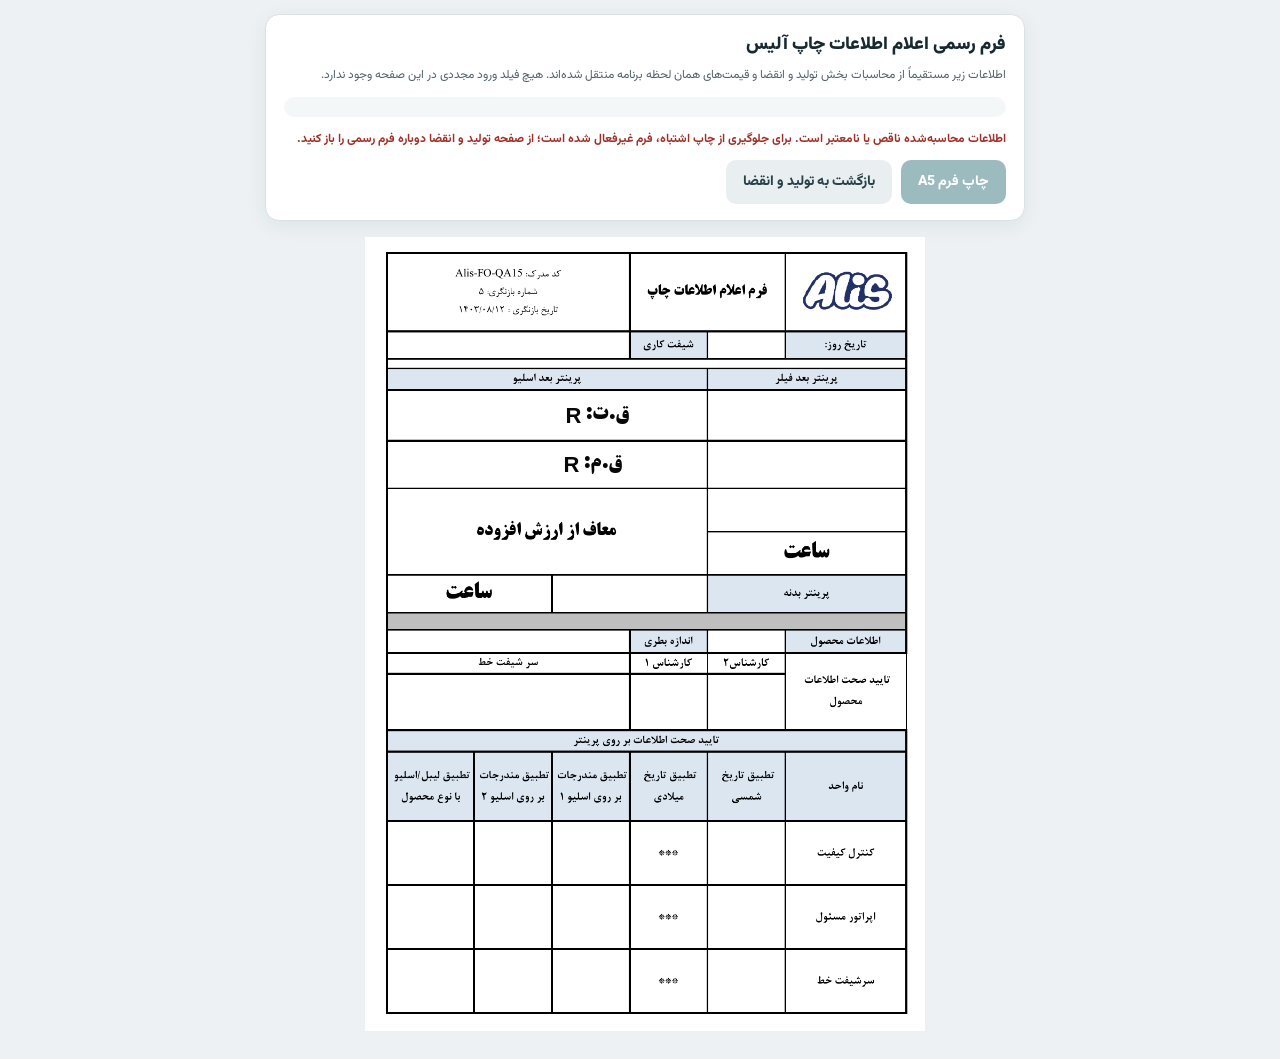
<file: alis-print.html>
<!doctype html>
<html lang="fa" dir="rtl">
<head>
<meta charset="utf-8">
<meta name="viewport" content="width=device-width,initial-scale=1">
<title>فرم اعلام اطلاعات چاپ آلیس — A5</title>
<link rel="preconnect" href="https://fonts.googleapis.com">
<link rel="preconnect" href="https://fonts.gstatic.com" crossorigin>
<link href="https://fonts.googleapis.com/css2?family=Vazirmatn:wght@500;600;700;800;900&display=swap" rel="stylesheet">
<style>
@font-face{font-family:"BTitr";src:url("./b-titr-bold.ttf") format("truetype");font-style:normal;font-weight:700;font-display:swap}
:root{color-scheme:light;--ink:#171717;--teal:#155e68}
*{box-sizing:border-box}
html,body{margin:0;min-height:100%;background:#edf1f3;color:#172a30;font-family:"Vazirmatn",Tahoma,Arial,sans-serif}
body{padding:14px 10px 28px}
.editor{width:min(760px,100%);margin:0 auto 16px;padding:16px 18px;background:#fff;border:1px solid #d9e1e5;border-radius:14px;box-shadow:0 5px 20px #18334b12}
.editor h1{font-size:18px;font-weight:900;margin:0 0 5px}
.editor .intro{font-size:12px;color:#52636b;line-height:1.9;margin:0 0 10px}
.summary{display:flex;flex-wrap:wrap;gap:7px 16px;padding:10px 12px;margin:8px 0 12px;background:#f4f7f8;border-radius:10px;font-size:12px;font-weight:700;line-height:1.9}
.summary span{white-space:normal}
#status{font-size:12px;line-height:1.8;margin:0 0 10px;color:#285b39;font-weight:700}
#status.error{color:#a12e27}
.actions{display:flex;gap:9px;flex-wrap:wrap}
button,.back{min-height:44px;border:0;border-radius:10px;padding:10px 17px;font:800 14px "Vazirmatn",Tahoma,Arial,sans-serif;text-decoration:none;cursor:pointer}
button{background:#145e69;color:#fff}
button:disabled{opacity:.42;cursor:not-allowed}
.back{display:inline-flex;align-items:center;background:#e9eff1;color:#29424a}
.paperwrap{position:relative;width:var(--pw,148mm);height:var(--ph,210mm);margin:0 auto;background:#fff}
.paper{position:absolute;left:0;top:0;width:148mm;height:210mm;overflow:hidden;transform:scale(var(--scale,1));transform-origin:top left;background:#fff;direction:ltr}
.template{position:absolute;inset:0;width:100%;height:100%;display:block;z-index:0}
.value{position:absolute;z-index:2;display:flex;align-items:center;justify-content:center;overflow:hidden;text-align:center;color:#080808;line-height:1.08;padding:0 1mm;white-space:nowrap;font-variant-numeric:tabular-nums}
.persian{direction:rtl;font-family:"Vazirmatn",Tahoma,Arial,sans-serif;font-weight:900}
.latin{direction:ltr;font-family:Arial,"Vazirmatn",sans-serif;font-weight:800;letter-spacing:.15px}
#shift{left:3.72%;top:11.90%;width:43.37%;height:3.42%;font-size:11.5pt}
#reportDate{left:61.11%;top:11.90%;width:13.82%;height:3.42%;font-size:10.5pt;direction:ltr;unicode-bidi:isolate}
#prodDate{left:61.01%;top:19.20%;width:35.65%;height:6.18%;font-size:14.5pt}
#expDate{left:61.01%;top:25.40%;width:35.65%;height:6.18%;font-size:14.5pt}
#batch{left:61.01%;top:31.56%;width:35.65%;height:5.31%;font-size:14.5pt}
.price{left:3.72%;width:57.30%;display:grid;grid-template-columns:max-content max-content 1fr;align-items:center;justify-items:center;direction:rtl;gap:1mm;font-family:"BTitr","Vazirmatn",Tahoma,Arial,sans-serif;font-size:16.5pt;font-weight:700}
.price,.price *{font-family:"BTitr","Vazirmatn",Tahoma,Arial,sans-serif;font-weight:700}
.price .label{grid-column:1;justify-self:end;direction:rtl;white-space:nowrap}
.price .r{grid-column:2;justify-self:center;direction:ltr;white-space:nowrap}
.price .amount{grid-column:3;justify-self:start;direction:ltr;unicode-bidi:isolate;letter-spacing:0;white-space:nowrap}
.price .r{font-family:Arial,Helvetica,sans-serif!important;font-weight:800;direction:ltr;unicode-bidi:isolate;letter-spacing:0}
#producer{top:19.34%;height:6.18%}
#consumer{top:25.72%;height:5.85%}
#letter{left:33.75%;top:42.58%;width:27.26%;height:4.63%;font-size:15.5pt}
#size{left:3.813%;top:48.355%;width:42.326%;height:2.686%;font-size:13.5pt}
#product{left:59.676%;top:48.355%;width:13.537%;height:2.686%;font-size:11.5pt;padding:0 .5mm}
@media(max-width:600px){body{padding:8px 6px 20px}.editor{padding:13px}.editor h1{font-size:16px}.summary{gap:4px 10px}}
/* Restaurant sleeve runs must never display or print standard product prices. */
.paper.sleeve-mode #producer,.paper.sleeve-mode #consumer{display:none!important;}
@page{size:A5 portrait;margin:0}
@media print{
  html,body{width:148mm!important;height:210mm!important;min-height:210mm!important;margin:0!important;padding:0!important;background:#fff!important}
  .editor{display:none!important}
  .paperwrap{width:148mm!important;height:210mm!important;margin:0!important}
  .paper{position:relative!important;left:0!important;top:0!important;transform:none!important;box-shadow:none!important}
  .template{-webkit-print-color-adjust:exact;print-color-adjust:exact}
}
/* QC Print Designer — CSS overrides */
#shift {
  left: 3.721%;
  top: 11.889%;
  width: 43.423%;
  height: 3.415%;
  font-size: 11.50pt;
  font-weight: 900;
  text-align: center;
  color: #080808;
}
#reportDate {
  left: 61.187%;
  top: 11.889%;
  width: 13.834%;
  height: 3.415%;
  font-size: 8.00pt;
  font-weight: 900;
  text-align: center;
  color: #080808;
}
#prodDate {
  left: 61.088%;
  top: 19.184%;
  width: 35.692%;
  height: 6.175%;
  font-size: 17.00pt;
  font-weight: 800;
  text-align: center;
  color: #080808;
}
#expDate {
  left: 61.088%;
  top: 25.378%;
  width: 35.692%;
  height: 6.175%;
  font-size: 17.00pt;
  font-weight: 800;
  text-align: center;
  color: #080808;
}
#batch {
  left: 61.088%;
  top: 31.534%;
  width: 35.692%;
  height: 5.302%;
  font-size: 17.00pt;
  font-weight: 800;
  text-align: center;
  color: #080808;
}
#producer {
  left: 1.933%;
  top: 19.324%;
  width: 45.924%;
  height: 6.301%;
  font-size: 18.00pt;
  font-weight: 700;
  text-align: center;
  color: #080808;
}
#consumer {
  left: 2.111%;
  top: 25.699%;
  width: 44.493%;
  height: 5.968%;
  font-size: 18.00pt;
  font-weight: 700;
  text-align: center;
  color: #080808;
}
#letter {
  left: 33.792%;
  top: 42.546%;
  width: 27.296%;
  height: 4.622%;
  font-size: 15.50pt;
  font-weight: 800;
  text-align: center;
  color: #080808;
}
#size {
  left: 3.992%;
  top: 49.702%;
  width: 42.379%;
  height: 2.683%;
  font-size: 12.00pt;
  font-weight: 900;
  text-align: center;
  color: #080808;
}
#product {
  left: 61.363%;
  top: 49.576%;
  width: 13.551%;
  height: 2.683%;
  font-size: 9.75pt;
  font-weight: 900;
  text-align: center;
  color: #080808;
}
</style>
</head>
<body>
<section class="editor" dir="rtl">
  <h1>فرم رسمی اعلام اطلاعات چاپ آلیس</h1>
  <p class="intro">اطلاعات زیر مستقیماً از محاسبات بخش تولید و انقضا و قیمت‌های همان لحظه برنامه منتقل شده‌اند. هیچ فیلد ورود مجددی در این صفحه وجود ندارد.</p>
  <div class="summary" id="summary" aria-live="polite"></div>
  <p id="status" role="status" aria-live="polite"></p>
  <div class="actions">
    <button id="print" type="button" disabled>چاپ فرم A5</button>
    <a class="back" href="qc-dairy-v2.html">بازگشت به تولید و انقضا</a>
  </div>
</section>
<div class="paperwrap" id="wrap">
  <main class="paper" id="paper">
    <img class="template" id="template" src="alis-form-revision5-a5.png" alt="فرم رسمی آلیس بازنگری ۵">
    <!-- Values are positioned against the original 1049 × 1489 A5 company template. Product row: y=720..760 px; size value in x=40..484 px; product name in x=626..768 px. -->
    <div class="value persian" id="shift"></div>
    <div class="value persian" id="reportDate"></div>
    <div class="value latin" id="prodDate"></div>
    <div class="value latin" id="expDate"></div>
    <div class="value latin" id="batch"></div>
    <div class="value price" id="producer">
      <span class="label">ق.ت:</span><span class="r">R</span><span class="amount"></span>
    </div>
    <div class="value price" id="consumer">
      <span class="label">ق.م:</span><span class="r">R</span><span class="amount"></span>
    </div>
    <div class="value latin" id="letter"></div>
    <div class="value persian" id="size"></div>
    <div class="value persian" id="product"></div>
    <!-- The clock fields, product checks, approval rows and signatures remain blank for manual completion. -->
  </main>
</div>
<script>
(function(){
  'use strict';
  const params=new URLSearchParams(location.search);
  const $=id=>document.getElementById(id);
  const mode=params.get('mode')||'standard';
  const rules={
    prod:/^\d{4}\/\d{2}\/\d{2}$/,
    exp:/^\d{4}\/\d{2}\/\d{2}$/,
    batch:/^[A-Z0-9]{6,16}$/,
    shift:/^[123]$/,
    letter:/^[A-Z]$/,
    size:/^(200|275|1000)$/
  };
  const coreValid=Object.entries(rules).every(([key,rule])=>rule.test(params.get(key)||'')) &&
    !!params.get('product') && params.get('product').length<=50 && !/[<>]/.test(params.get('product'));
  const pricesValid=mode==='sleeve'
    ? !params.has('producer') && !params.has('consumer')
    : mode==='standard' && /^\d{1,11}$/.test(params.get('producer')||'') && /^\d{1,11}$/.test(params.get('consumer')||'');
  const valid=coreValid&&pricesValid;
  const fa=value=>String(value).replace(/\d/g,d=>'۰۱۲۳۴۵۶۷۸۹'[Number(d)]);
  const fmt=value=>Number(value).toLocaleString('en-US');
  const set=(id,value)=>{$(id).textContent=value;};
  const img=$('template'),button=$('print'),status=$('status');
  let priceFontReady=mode==='sleeve';
  if(mode==='standard'&&document.fonts&&document.fonts.load){document.fonts.load('16.5pt BTitr').then(()=>{priceFontReady=true;fitVariableFields();checkReady();}).catch(()=>{priceFontReady=false;checkReady();});}
  if(mode==='sleeve'){$('paper').classList.add('sleeve-mode');document.title='فرم اطلاعات محصول ویژه رستوران — اسلیو';document.querySelector('.editor h1').textContent='فرم اطلاعات محصول ویژه رستوران — اسلیو';document.querySelector('.editor .intro').textContent='اطلاعات تاریخ تولید، انقضا، حجم، حرف محصول و کد بچ مستقیماً از محاسبات برنامه منتقل شده‌اند. این مسیر بدون قیمت‌گذاری است.';}
  if(valid){
    const prod=params.get('prod'),exp=params.get('exp'),batch=params.get('batch');
    const rawProduct=params.get('product'),shift=params.get('shift'),letter=params.get('letter');
    // The bottle size is its own field in the official form. Remove a duplicated
    // trailing size (including Persian/Arabic digits and optional units) from name.
    const normalizeDigits=value=>String(value).replace(/[۰-۹٠-٩]/g,ch=>String('۰۱۲۳۴۵۶۷۸۹'.indexOf(ch)>=0?'۰۱۲۳۴۵۶۷۸۹'.indexOf(ch):'٠١٢٣٤٥٦٧٨٩'.indexOf(ch)));
    const sizeAscii=normalizeDigits(params.get('size'));
    let product=String(rawProduct||'').trim();
    const escapedSize=sizeAscii.replace(/[.*+?^${}()|[\]\\]/g,'\\$&');
    const sizeSuffix=new RegExp('(?:[\\s\\u200c\\-–—]*'+escapedSize+'(?:[\\s\\u200c]*(?:میلی[\\s\\u200c]?لیتر|سی[\\s\\u200c]?سی|cc|ml))?)$','i');
    const productMatch=normalizeDigits(product).match(sizeSuffix);
    if(productMatch) product=product.slice(0,product.length-productMatch[0].length).trim();
    product=product.replace(/[\\s\\u200c]+$/g,'');
    const producer=mode==='standard'?fmt(params.get('producer')):'';
    const consumer=mode==='standard'?fmt(params.get('consumer')):'';
    set('shift',fa(shift));
    set('reportDate',fa(prod));
    set('prodDate','P:'+prod);
    set('expDate','E:'+exp);
    set('batch','BN:'+batch);
    if(mode==='standard'){
      $('producer').querySelector('.amount').textContent=fa(producer);
      $('consumer').querySelector('.amount').textContent=fa(consumer);
    }
    set('letter',letter);
    set('size',fa(params.get('size')));
    set('product',product);
    const summary=$('summary');
    const summaryItems=[
      ['تولید',fa(prod)],['انقضا',fa(exp)],['کد بچ',batch],
      ['محصول',product],['حجم',fa(params.get('size'))],['شیفت',fa(shift)]
    ];
    if(mode==='standard') summaryItems.push(['قیمت تولیدکننده',fa(producer)+' ریال'],['قیمت مصرف‌کننده',fa(consumer)+' ریال']);
    summaryItems.forEach(([label,value])=>{
      const item=document.createElement('span');
      item.textContent=label+': '+value;
      summary.appendChild(item);
    });
  }else{
    status.classList.add('error');
    status.textContent='اطلاعات محاسبه‌شده ناقص یا نامعتبر است. برای جلوگیری از چاپ اشتباه، فرم غیرفعال شده است؛ از صفحه تولید و انقضا دوباره فرم رسمی را باز کنید.';
  }
  function checkReady(){
    const imageReady=img.complete&&img.naturalWidth>0;
    const typographyReady=mode==='sleeve'||priceFontReady;
    const ready=valid&&imageReady&&typographyReady;
    button.disabled=!ready;
    if(valid){
      status.classList.toggle('error',!imageReady||!typographyReady);
      status.textContent=!imageReady
        ?'تصویر فرم رسمی بارگذاری نشده است؛ تا بارگذاری صحیح فرم، چاپ غیرفعال است.'
        :!typographyReady
          ?'فونت B Titr هنوز بارگذاری نشده است؛ برای جلوگیری از چاپ با فونت جایگزین، کمی صبر کنید.'
          :mode==='sleeve'
            ?'اطلاعات اسلیو آماده چاپ است؛ هیچ قیمت تولیدکننده یا مصرف‌کننده‌ای به این فرم منتقل نشده است.'
            :'اطلاعات محاسبه‌شده آماده چاپ است. خانه‌های ساعت، تأیید و امضا مطابق نمونه برای تکمیل دستی خالی مانده‌اند.';
    }
  }
  function fitText(id,minPt,maxPt){
    const el=$(id); if(!el)return;
    // Respect the font size selected in CSS / QC Print Designer.
    // Keep that chosen size as the ceiling; shrink only when the text truly overflows.
    const cssPt=parseFloat(getComputedStyle(el).fontSize)*72/96;
    const savedPt=parseFloat(el.dataset.baseFontPt);
    const chosenPt=Number.isFinite(savedPt)?savedPt:cssPt;
    const ceiling=id==='product' && Number.isFinite(chosenPt) ? chosenPt : maxPt;
    const floor=Math.min(minPt,ceiling);
    el.dataset.baseFontPt=String(ceiling);
    let size=ceiling; el.style.fontSize=size+'pt';
    while(el.scrollWidth>el.clientWidth+1 && size>floor){
      size=Math.max(floor,size-0.25); el.style.fontSize=size+'pt';
    }
  }
  function fitVariableFields(){
    fitText('product',9.5,11.5);
    if(mode==='standard'){fitText('producer',14.5,16.5);fitText('consumer',14.5,16.5);}
  }
  img.addEventListener('load',checkReady);
  img.addEventListener('error',checkReady);
  button.addEventListener('click',()=>{
    checkReady();
    if(!button.disabled)window.print();
  });
  function scale(){
    const pageWidth=148*96/25.4;
    const ratio=Math.min(1,(document.documentElement.clientWidth-16)/pageWidth);
    document.documentElement.style.setProperty('--scale',ratio);
    document.documentElement.style.setProperty('--pw',(pageWidth*ratio)+'px');
    document.documentElement.style.setProperty('--ph',(210*96/25.4*ratio)+'px');
    fitVariableFields();
  }
  window.addEventListener('resize',scale);
  scale();
  fitVariableFields();
  checkReady();
})();
</script>
</body>
</html>
</file>
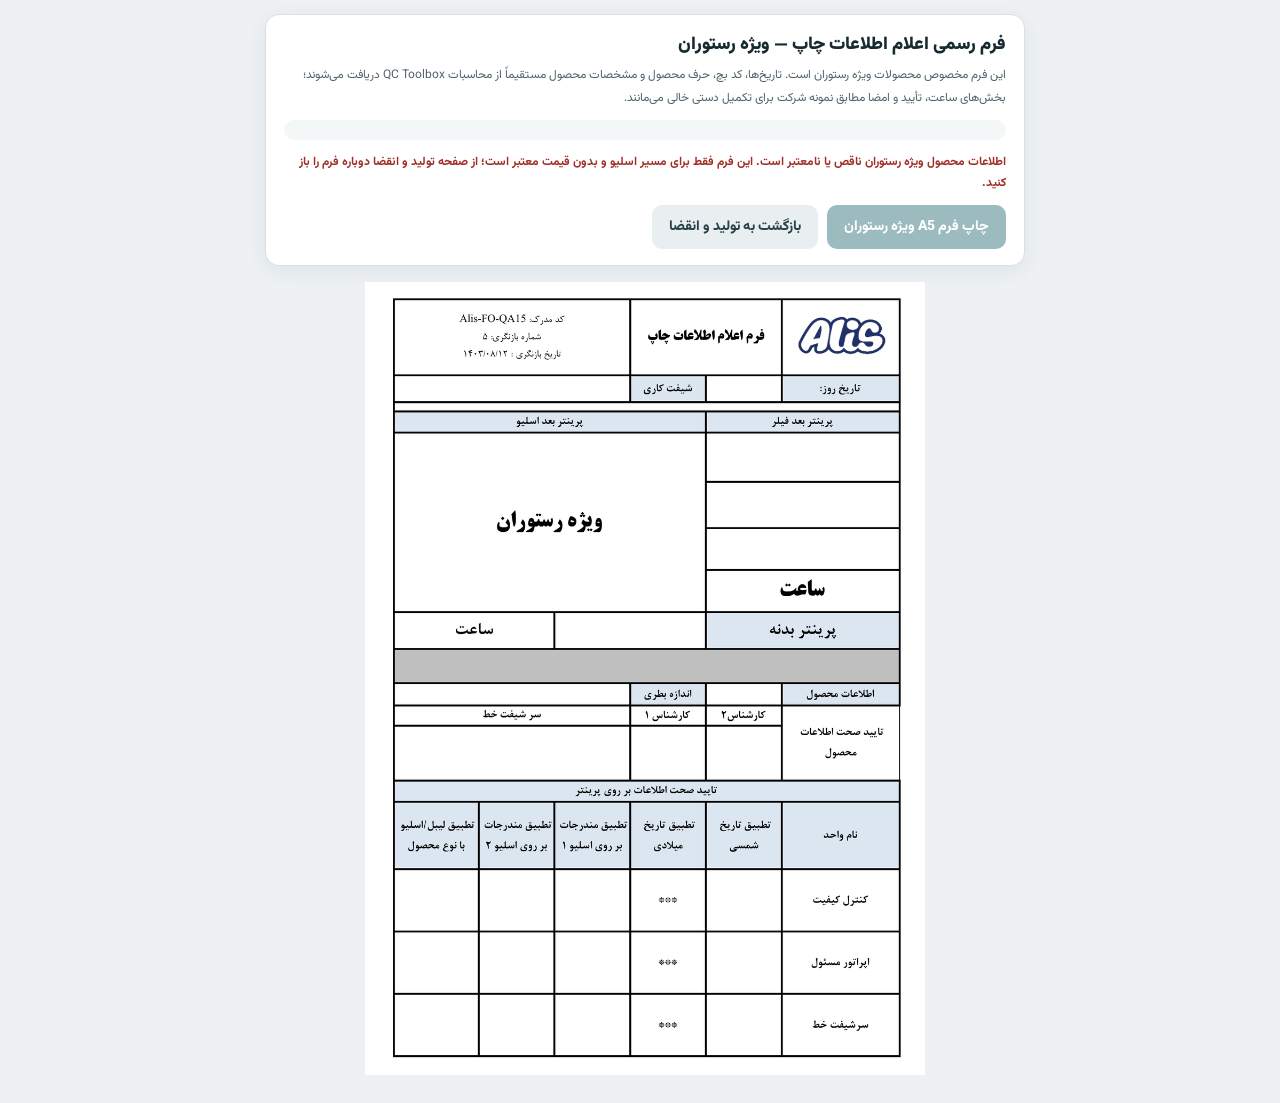
<file: alis-restaurant-print.html>
<!doctype html>
<html lang="fa" dir="rtl">
<head>
<meta charset="utf-8">
<meta name="viewport" content="width=device-width,initial-scale=1">
<title>فرم اعلام اطلاعات چاپ ویژه رستوران — A5</title>
<link rel="preconnect" href="https://fonts.googleapis.com">
<link rel="preconnect" href="https://fonts.gstatic.com" crossorigin>
<link href="https://fonts.googleapis.com/css2?family=Vazirmatn:wght@500;600;700;800;900&display=swap" rel="stylesheet">
<style>
@font-face{font-family:"BTitr";src:url("./b-titr-bold.ttf") format("truetype");font-style:normal;font-weight:700;font-display:swap}
:root{color-scheme:light;--ink:#171717}
*{box-sizing:border-box}
html,body{margin:0;min-height:100%;background:#edf1f3;color:#172a30;font-family:"Vazirmatn",Tahoma,Arial,sans-serif}
body{padding:14px 10px 28px}
.editor{width:min(760px,100%);margin:0 auto 16px;padding:16px 18px;background:#fff;border:1px solid #d9e1e5;border-radius:14px;box-shadow:0 5px 20px #18334b12}
.editor h1{font-size:18px;font-weight:900;margin:0 0 5px}
.editor .intro{font-size:12px;color:#52636b;line-height:1.9;margin:0 0 10px}
.summary{display:flex;flex-wrap:wrap;gap:7px 16px;padding:10px 12px;margin:8px 0 12px;background:#f4f7f8;border-radius:10px;font-size:12px;font-weight:700;line-height:1.9}
.summary span{white-space:normal}
#status{font-size:12px;line-height:1.8;margin:0 0 10px;color:#285b39;font-weight:700}
#status.error{color:#a12e27}
.actions{display:flex;gap:9px;flex-wrap:wrap}
button,.back{min-height:44px;border:0;border-radius:10px;padding:10px 17px;font:800 14px "Vazirmatn",Tahoma,Arial,sans-serif;text-decoration:none;cursor:pointer}
button{background:#145e69;color:#fff}
button:disabled{opacity:.42;cursor:not-allowed}
.back{display:inline-flex;align-items:center;background:#e9eff1;color:#29424a}
.paperwrap{position:relative;width:var(--pw,148mm);height:var(--ph,210mm);margin:0 auto;background:#fff}
.paper{position:absolute;left:0;top:0;width:148mm;height:210mm;overflow:hidden;transform:scale(var(--scale,1));transform-origin:top left;background:#fff;direction:ltr}
.template{position:absolute;inset:0;width:100%;height:100%;display:block;z-index:0}
.value{position:absolute;z-index:2;display:flex;align-items:center;justify-content:center;overflow:hidden;text-align:center;color:#080808;line-height:1.08;padding:0 1mm;white-space:nowrap;font-variant-numeric:tabular-nums}
.persian{direction:rtl;font-family:"BTitr","Vazirmatn",Tahoma,Arial,sans-serif;font-weight:700;font-synthesis:none}
.latin{direction:ltr;font-family:Arial,Helvetica,sans-serif;font-weight:800;letter-spacing:.1px;unicode-bidi:isolate}
/* Coordinates calibrated from the actual table boundaries in the approved 1049 × 1489 px Alis form.
   Each field now matches its own printed cell exactly; no visual transform offsets are used. */
#shift{left:4.96%;top:11.62%;width:42.52%;height:3.56%;font-size:11.5pt}
#reportDate{left:60.82%;top:11.62%;width:13.54%;height:3.56%;font-size:9.5pt}
#prodDate{left:60.82%;top:18.87%;width:34.70%;height:6.31%;font-size:16.5pt}
#expDate{left:60.82%;top:25.05%;width:34.70%;height:6.04%;font-size:16.5pt}
#batch{left:60.82%;top:30.89%;width:34.70%;height:5.51%;font-size:16pt}
#letter{left:33.75%;top:41.50%;width:27.17%;height:4.84%;font-size:16pt;font-family:Arial,Helvetica,sans-serif}
#size{left:4.96%;top:50.44%;width:42.52%;height:3.02%;font-size:10.5pt}
#product{left:60.82%;top:50.44%;width:13.54%;height:3.02%;font-size:9.5pt;padding:0 .5mm}
@media(max-width:600px){body{padding:8px 6px 20px}.editor{padding:13px}.editor h1{font-size:16px}.summary{gap:4px 10px}}
@page{size:A5 portrait;margin:0}
@media print{
  html,body{width:148mm!important;height:210mm!important;min-height:210mm!important;margin:0!important;padding:0!important;background:#fff!important}
  .editor{display:none!important}
  .paperwrap{width:148mm!important;height:210mm!important;margin:0!important}
  .paper{position:relative!important;left:0!important;top:0!important;transform:none!important;box-shadow:none!important}
  .template{-webkit-print-color-adjust:exact;print-color-adjust:exact}
}
</style>
</head>
<body>
<section class="editor" dir="rtl">
  <h1>فرم رسمی اعلام اطلاعات چاپ — ویژه رستوران</h1>
  <p class="intro">این فرم مخصوص محصولات ویژه رستوران است. تاریخ‌ها، کد بچ، حرف محصول و مشخصات محصول مستقیماً از محاسبات QC Toolbox دریافت می‌شوند؛ بخش‌های ساعت، تأیید و امضا مطابق نمونه شرکت برای تکمیل دستی خالی می‌مانند.</p>
  <div class="summary" id="summary" aria-live="polite"></div>
  <p id="status" role="status" aria-live="polite"></p>
  <div class="actions">
    <button id="print" type="button" disabled>چاپ فرم A5 ویژه رستوران</button>
    <a class="back" href="qc-dairy-v2.html">بازگشت به تولید و انقضا</a>
  </div>
</section>
<div class="paperwrap" id="wrap">
  <main class="paper" id="paper">
    <img class="template" id="template" src="alis-restaurant-form-revision5-a5.png" alt="فرم رسمی اعلام اطلاعات چاپ ویژه رستوران آلیس، بازنگری ۵">
    <div class="value persian" id="shift"></div>
    <div class="value persian" id="reportDate"></div>
    <div class="value latin" id="prodDate"></div>
    <div class="value latin" id="expDate"></div>
    <div class="value latin" id="batch"></div>
    <div class="value latin" id="letter"></div>
    <div class="value persian" id="size"></div>
    <div class="value persian" id="product"></div>
  </main>
</div>
<script>
(function(){
  'use strict';
  const params=new URLSearchParams(location.search);
  const $=id=>document.getElementById(id);
  const mode=params.get('mode')||'';
  const prod=params.get('prod')||'';
  const exp=params.get('exp')||'';
  const batch=params.get('batch')||'';
  const shift=params.get('shift')||'';
  const letter=params.get('letter')||'';
  const size=params.get('size')||'';
  const rawProduct=params.get('product')||'';
  const dateRule=/^\d{4}\/\d{2}\/\d{2}$/;
  const sizeNumber=Number(size);
  const valid=mode==='sleeve'
    && dateRule.test(prod) && dateRule.test(exp)
    && /^[A-Z0-9]{6,16}$/.test(batch)
    && /^[123]$/.test(shift) && /^[A-Z]$/.test(letter)
    && /^\d{2,4}$/.test(size) && Number.isInteger(sizeNumber) && sizeNumber>=50 && sizeNumber<=5000
    && !!rawProduct.trim() && rawProduct.length<=50 && !/[<>]/.test(rawProduct)
    && !params.has('producer') && !params.has('consumer');
  const fa=value=>String(value).replace(/\d/g,d=>'۰۱۲۳۴۵۶۷۸۹'[Number(d)]);
  const set=(id,value)=>{$(id).textContent=value;};
  const img=$('template'),button=$('print'),status=$('status');
  let bTitrReady=false;
  if(document.fonts&&document.fonts.load){
    document.fonts.load('12pt BTitr','دوغ ۲۰۰').then(()=>{
      bTitrReady=document.fonts.check('12pt BTitr','دوغ ۲۰۰');
      fitFields();checkReady();
    }).catch(()=>{bTitrReady=false;checkReady();});
  }
  let product=rawProduct.trim().replace(/\s*ویژه\s*رستوران\s*$/,'').trim()||rawProduct.trim();
  if(valid){
    set('shift',fa(shift));
    set('reportDate',fa(prod));
    set('prodDate','P:'+prod);
    set('expDate','E:'+exp);
    set('batch','BN:'+batch);
    set('letter',letter);
    set('size',fa(size));
    set('product',product);
    [
      ['تولید',fa(prod)],['انقضا',fa(exp)],['کد بچ',batch],
      ['محصول',product],['اندازه بطری',fa(size)],['شیفت کاری',fa(shift)],
      ['حرف پرینتر بدنه',letter],['نوع فرم','ویژه رستوران — بدون قیمت']
    ].forEach(([label,value])=>{
      const item=document.createElement('span');
      item.textContent=label+': '+value;
      $('summary').appendChild(item);
    });
  }else{
    status.classList.add('error');
    status.textContent='اطلاعات محصول ویژه رستوران ناقص یا نامعتبر است. این فرم فقط برای مسیر اسلیو و بدون قیمت معتبر است؛ از صفحه تولید و انقضا دوباره فرم را باز کنید.';
  }
  function fitText(id,minPt,maxPt){
    const el=$(id); if(!el)return;
    const cssPt=parseFloat(getComputedStyle(el).fontSize)*72/96;
    let sizePt=Math.min(maxPt,Math.max(minPt,cssPt));
    el.style.fontSize=sizePt+'pt';
    while(el.scrollWidth>el.clientWidth+1&&sizePt>minPt){
      sizePt=Math.max(minPt,sizePt-.25);
      el.style.fontSize=sizePt+'pt';
    }
  }
  function fitFields(){fitText('product',8,9.5);fitText('size',9,10.5);fitText('batch',12,16);fitText('prodDate',12,16.5);fitText('expDate',12,16.5);}
  function checkReady(){
    const imageReady=img.complete&&img.naturalWidth===1049&&img.naturalHeight===1489;
    button.disabled=!(valid&&imageReady&&bTitrReady);
    if(valid){
      status.classList.toggle('error',!imageReady);
      status.textContent=!imageReady
        ?'قالب رسمی فرم بارگذاری نشده یا اندازه آن معتبر نیست؛ چاپ تا بارگذاری صحیح قالب غیرفعال است.'
        :!bTitrReady
          ?'فونت B Titr بارگذاری نشده است؛ فایل b-titr-bold.ttf را در کنار فایل فرم قرار دهید. چاپ تا بارگذاری فونت غیرفعال است.'
          :'فرم ویژه رستوران با فونت B Titr آماده چاپ است. خانه‌های ساعت، تأیید اطلاعات و امضا برای تکمیل دستی خالی مانده‌اند.';
    }
  }
  img.addEventListener('load',()=>{fitFields();checkReady();});
  img.addEventListener('error',checkReady);
  button.addEventListener('click',()=>{checkReady();if(!button.disabled)window.print();});
  function scale(){
    const pageWidth=148*96/25.4;
    const ratio=Math.min(1,(document.documentElement.clientWidth-16)/pageWidth);
    document.documentElement.style.setProperty('--scale',ratio);
    document.documentElement.style.setProperty('--pw',(pageWidth*ratio)+'px');
    document.documentElement.style.setProperty('--ph',(210*96/25.4*ratio)+'px');
    fitFields();
  }
  window.addEventListener('resize',scale);
  scale();
  fitFields();
  checkReady();
})();
</script>
</body>
</html>
</file>
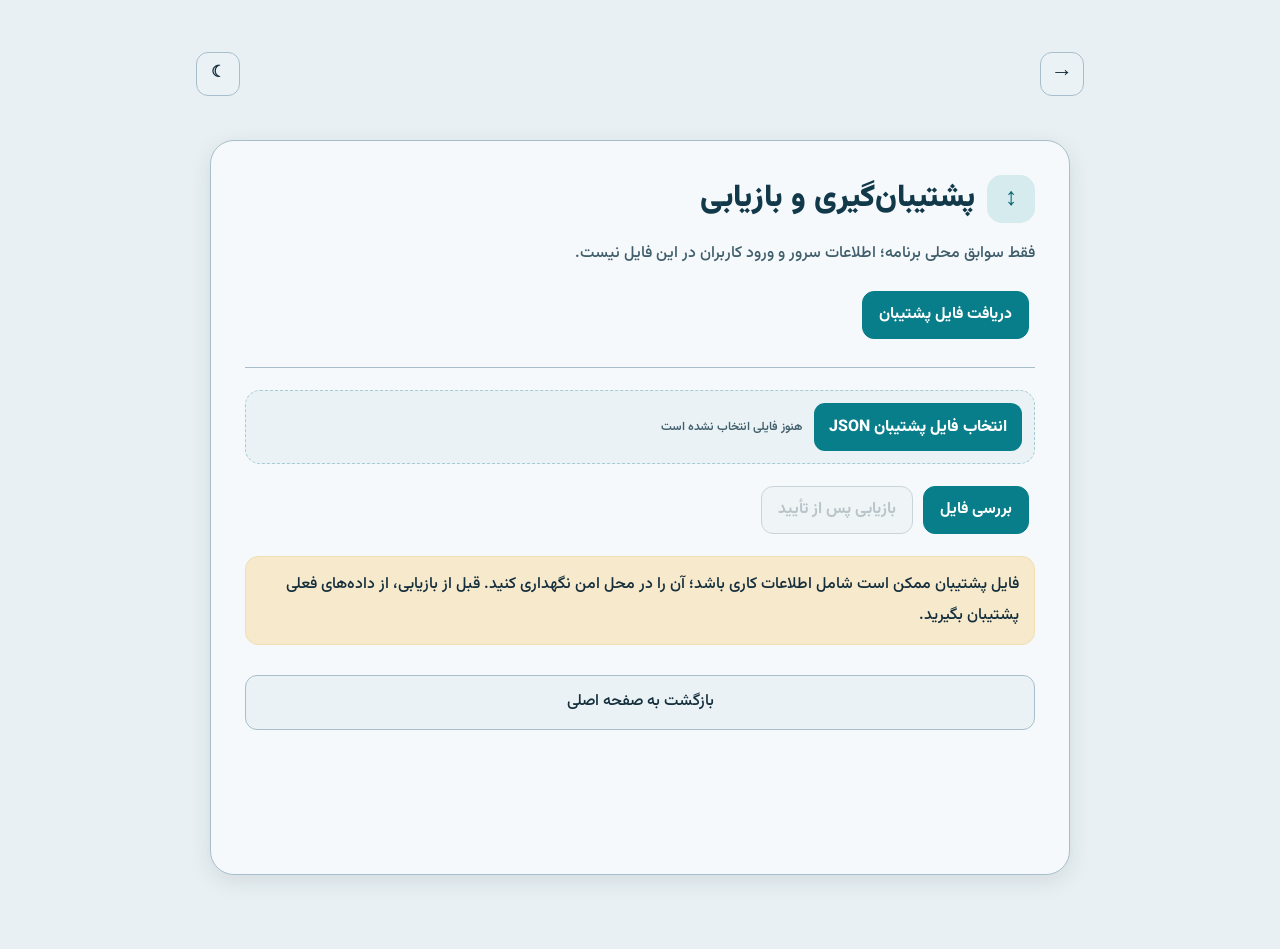
<file: backup-manager.html>
<!doctype html><html lang="fa" dir="rtl"><head>
<script>try{document.documentElement.setAttribute('data-theme',localStorage.getItem('qc-theme')==='dark'?'dark':'light')}catch(_){document.documentElement.setAttribute('data-theme','light')}</script><meta charset="utf-8"><meta name="viewport" content="width=device-width,initial-scale=1"><title>پشتیبان‌گیری QC Toolbox</title><link rel="preconnect" href="https://fonts.googleapis.com"><link rel="preconnect" href="https://fonts.gstatic.com" crossorigin><link href="https://fonts.googleapis.com/css2?family=Vazirmatn:wght@400;500;600;700;800;900&display=swap" rel="stylesheet"><style>body{font-family:Tahoma,Arial,sans-serif;background:#f3f6fa;color:#15233c;margin:0;padding:24px}main{max-width:650px;margin:auto;background:white;border-radius:18px;padding:24px;box-shadow:0 5px 24px #1c355016}button,a{font:inherit;border:0;border-radius:10px;padding:12px;margin:6px 0;cursor:pointer}button{background:#155db1;color:white}button:disabled{opacity:.5}a{display:inline-block;background:#e9eef5;color:#15233c;text-decoration:none}input{max-width:100%}#status{white-space:pre-wrap;line-height:1.9}small{color:#52637a}</style><link rel="stylesheet" href="foodlab-theme.css"><link rel="stylesheet" href="foodlab-design-system.css"><link rel="stylesheet" href="foodlab-operations-ui.css">
<link rel="stylesheet" href="foodlab-polish-phaseH.css">
<link rel="stylesheet" href="foodlab-accessibility-phaseI.css">
<link rel="stylesheet" href="foodlab-theme-repair-phaseJ.css">
<link rel="stylesheet" href="foodlab-theme-repair-phaseK.css">
<script defer src="foodlab-theme-controls-phaseI.js"></script>
<link rel="stylesheet" href="qc-approved-brand-phaseL.css">
<link rel="stylesheet" href="qc-readable-interface-phaseM.css">
<link rel="stylesheet" href="qc-brand-navigation-phaseN.css">
<link rel="stylesheet" href="qc-unified-theme-phaseQ.css">
</head><body class="foodlab-backup-page"><main><h1>پشتیبان‌گیری و بازیابی</h1><p>فقط سوابق محلی برنامه؛ اطلاعات سرور و ورود کاربران در این فایل نیست.</p><button id="export">دریافت فایل پشتیبان</button><hr><div class="backup-file-picker"><label for="file">انتخاب فایل پشتیبان JSON</label><span id="fileName" aria-live="polite">هنوز فایلی انتخاب نشده است</span><input id="file" type="file" accept=".json,application/json" aria-label="انتخاب فایل پشتیبان JSON"></div><p><button id="preview">بررسی فایل</button> <button id="restore" disabled>بازیابی پس از تأیید</button></p><div id="status" role="status" aria-live="polite"></div><small>فایل پشتیبان ممکن است شامل اطلاعات کاری باشد؛ آن را در محل امن نگهداری کنید. قبل از بازیابی، از داده‌های فعلی پشتیبان بگیرید.</small><p><a href="index.html">بازگشت به صفحه اصلی</a></p></main><script>
'use strict';
const FIXED=new Set(['qc-export-history-v2','qc-custom-checklist','qc-checklist-templates','qc-inspection-records-v1','qc-lab-history-v2']);
const permitted=k=>FIXED.has(k)||(k.startsWith('qc-checklist-progress:')&&k.length>22&&k.length<220)||/^qc-notepad-[0-9]{4}-[0-9]{1,2}-[0-9]{1,2}$/.test(k);
const status=document.getElementById('status'),file=document.getElementById('file'),restore=document.getElementById('restore');let pending=null;
function collect(){const data={};for(let i=0;i<localStorage.length;i++){const k=localStorage.key(i);if(permitted(k))data[k]=localStorage.getItem(k)}return data}
function validate(payload){if(!payload||payload.version!==1)throw Error('نسخه فایل نامعتبر است');const data=payload.format==='qc-toolbox-backup'?payload.data:payload.format==='qc-toolbox-local-backup'?payload.records:null;if(!data||typeof data!=='object'||Array.isArray(data))throw Error('قالب پشتیبان ناشناخته است');const entries=Object.entries(data);if(entries.length>1000||entries.some(([k,v])=>!permitted(k)||typeof v!=='string'||v.length>2e6))throw Error('کلید یا مقدار نامعتبر است');return data}
function download(data){const blob=new Blob([JSON.stringify({format:'qc-toolbox-local-backup',version:1,createdAt:new Date().toISOString(),records:data},null,2)],{type:'application/json'});const url=URL.createObjectURL(blob),a=document.createElement('a');a.href=url;a.download='qc-backup-'+new Date().toISOString().slice(0,10)+'.json';document.body.appendChild(a);a.click();a.remove();setTimeout(()=>URL.revokeObjectURL(url),3000)}
document.getElementById('export').onclick=()=>{try{const data=collect();download(data);status.textContent='پشتیبان '+Object.keys(data).length+' بخش تهیه شد.'}catch(e){status.textContent='خطا در تهیه پشتیبان: '+e.message}};
file.onchange=()=>{pending=null;restore.disabled=true;const nameNode=document.getElementById('fileName');if(nameNode)nameNode.textContent=file.files&&file.files[0]?file.files[0].name:'هنوز فایلی انتخاب نشده است';status.textContent='برای بررسی فایل، دکمه بررسی را بزنید.'};
document.getElementById('preview').onclick=async()=>{pending=null;restore.disabled=true;try{const f=file.files[0];if(!f)throw Error('فایل انتخاب نشده است');if(f.size>5*1024*1024)throw Error('حجم فایل بیش از ۵ مگابایت است');pending=validate(JSON.parse(await f.text()));status.textContent='فایل معتبر است. تعداد بخش‌ها: '+Object.keys(pending).length+'\nبازیابی، مقادیر هم‌نام فعلی را جایگزین می‌کند.';restore.disabled=false}catch(e){status.textContent='خطا: '+e.message}};
restore.onclick=()=>{if(!pending)return;const entries=Object.entries(pending);if(!confirm('آیا از جایگزینی '+entries.length+' بخش اطمینان دارید؟'))return;const previous=new Map();try{for(const [k] of entries)previous.set(k,localStorage.getItem(k));for(const [k,v] of entries)localStorage.setItem(k,v);pending=null;restore.disabled=true;status.textContent='بازیابی انجام شد. برای مشاهده اطلاعات جدید، صفحات برنامه را دوباره باز کنید.'}catch(e){let rollbackOK=true;for(const [k,v] of previous){try{if(v===null)localStorage.removeItem(k);else localStorage.setItem(k,v)}catch(_){rollbackOK=false}}status.textContent='بازیابی ناموفق بود. '+(rollbackOK?'مقادیر قبلی بازگردانده شدند.':'بازگردانی کامل ممکن نشد؛ از پشتیبان قبلی استفاده کنید.')+' '+e.message}};
</script></body></html>
</file>
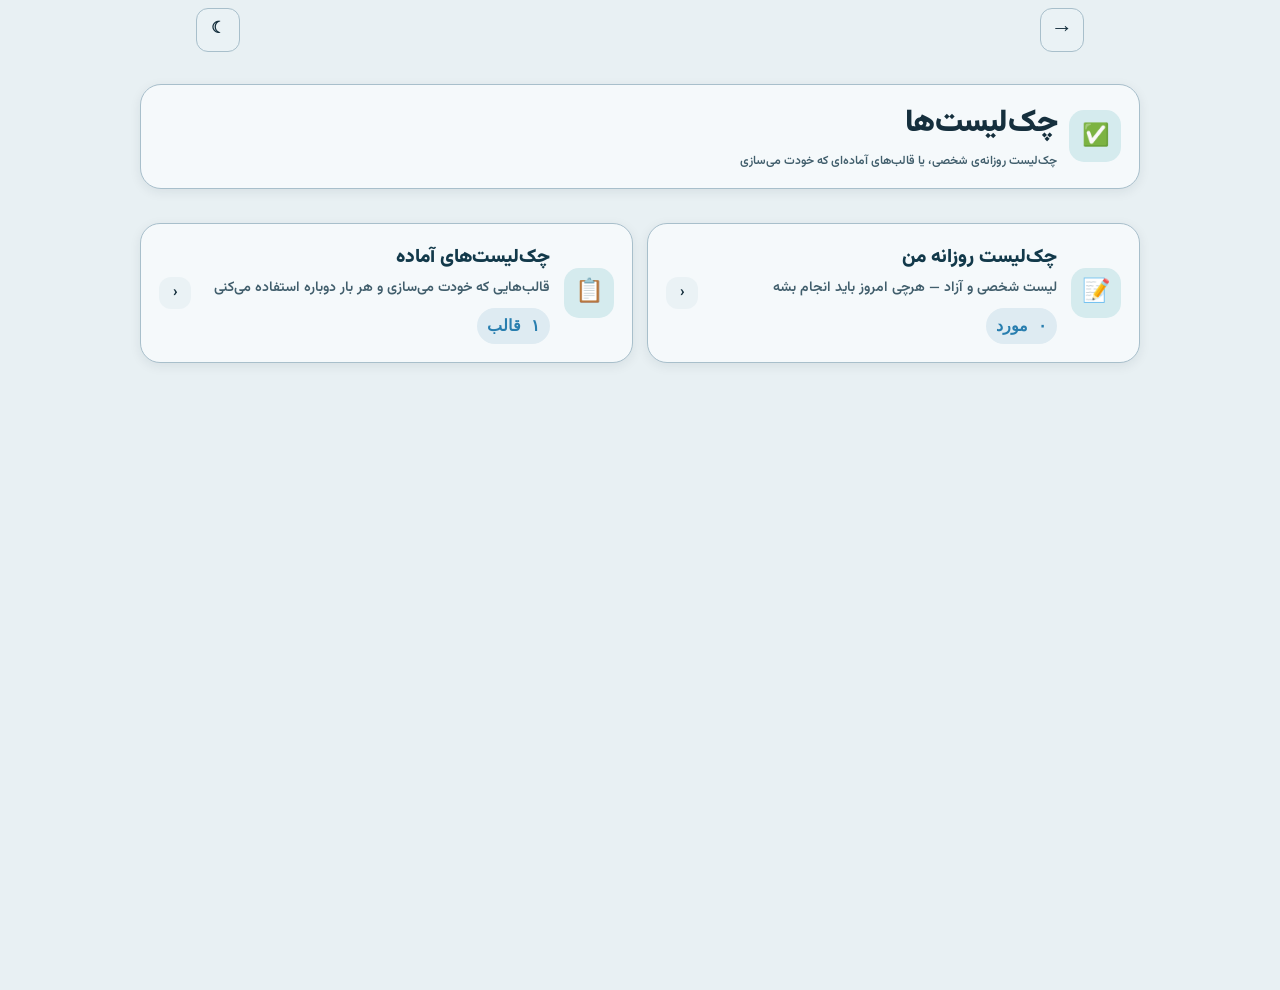
<file: checklist-hub.html>
<!DOCTYPE html>
<html lang="fa" dir="rtl">
<head>
<script>try{document.documentElement.setAttribute('data-theme',localStorage.getItem('qc-theme')==='dark'?'dark':'light')}catch(_){document.documentElement.setAttribute('data-theme','light')}</script>
<meta charset="UTF-8">
<meta name="viewport" content="width=device-width, initial-scale=1.0">
<title>چک‌لیست‌ها</title>
<link rel="preconnect" href="https://fonts.googleapis.com">
<link rel="preconnect" href="https://fonts.gstatic.com" crossorigin>
<link href="https://fonts.googleapis.com/css2?family=Vazirmatn:wght@500;600;700;800;900&family=JetBrains+Mono:wght@600;700&display=swap" rel="stylesheet">
<style>
  :root{
    --bg:#f4efdf;
    --bg-2:#eee7d2;
    --ink:#18140d;
    --paper:#fffdf6;
    --muted:#756b57;

    --coral:#e85a3a;
    --coral-deep:#a83e26;
    --coral-soft:#fbe3dc;

    --green:#37b34a;
    --green-deep:#1f7a34;
    --green-soft:#e2f3e1;

    --line:var(--ink);
    --glow:rgba(232,90,58,.16);
    --border:3px solid var(--line);
    --shadow:6px 6px 0 var(--line);
    --shadow-sm:4px 4px 0 var(--line);
  }
  :root[data-theme="dark"]{
    --bg:#171310;
    --bg-2:#211b13;
    --ink:#ece6d6;
    --paper:#211b14;
    --muted:#a99c85;
    --line:#5f5646;
    --glow:rgba(232,90,58,.07);

    --coral:#b3492f;
    --green:#2c9143;
    --green-deep:#8fd6a0;
  }
  *{box-sizing:border-box;}
  html,body{margin:0;}
  body{
    background:radial-gradient(circle at 88% -6%, var(--glow), transparent 55%), var(--bg);
    min-height:100vh;
    font-family:'Vazirmatn',sans-serif;font-weight:700;
    color:var(--ink);
    -webkit-font-smoothing:antialiased;
    transition:background-color .2s ease, color .2s ease;
  }
  .shell{max-width:480px;margin:0 auto;min-height:100vh;padding:20px 16px 40px;}

  /* ---------- header ---------- */
  .topbar{display:flex;align-items:center;gap:12px;margin-bottom:20px;}
  .icon-badge{
    width:52px;height:52px;flex-shrink:0;border:var(--border);border-radius:16px;
    background:var(--coral);box-shadow:var(--shadow-sm);color:#fff;
    display:flex;align-items:center;justify-content:center;font-size:22px;
  }
  .brand-title h1{font-size:20px;font-weight:800;margin:0 0 2px;line-height:1.25;}
  .brand-title p{font-size:12px;font-weight:600;color:var(--muted);margin:0;line-height:1.7;}

  /* ---------- home: two entry cards ---------- */
  .view{display:none;}
  .view.open{display:block;}
  #homeScreen.hidden{display:none;}

  .entry-card{
    display:flex;align-items:center;gap:14px;
    background:var(--paper);border:var(--border);border-radius:22px;
    padding:18px;margin-bottom:14px;box-shadow:var(--shadow-sm);cursor:pointer;
    transition:transform .12s ease, box-shadow .12s ease;
  }
  .entry-card:active{transform:translate(3px,3px);box-shadow:none;}
  .entry-icon{
    width:50px;height:50px;flex-shrink:0;border:2.5px solid var(--line);border-radius:15px;
    background:var(--coral-soft);display:flex;align-items:center;justify-content:center;font-size:23px;
  }
  .entry-body{flex:1;min-width:0;}
  .entry-title{font-size:16px;font-weight:800;margin-bottom:3px;}
  .entry-sub{font-size:12.5px;color:var(--muted);font-weight:600;line-height:1.6;}
  .entry-arrow{
    width:32px;height:32px;flex-shrink:0;border:2px solid var(--line);border-radius:50%;color:var(--ink);
    background:var(--paper);display:flex;align-items:center;justify-content:center;font-size:15px;font-weight:800;
  }
  .entry-count{
    font-family:'JetBrains Mono',monospace;font-size:11.5px;font-weight:700;color:var(--coral-deep);
    background:var(--coral-soft);border:1.5px solid var(--line);border-radius:999px;padding:3px 10px;
    display:inline-block;margin-top:6px;
  }

  /* ---------- shared: back row / card ---------- */
  .back-row{display:flex;align-items:center;gap:12px;margin-bottom:18px;}
  .back-btn{
    width:44px;height:44px;flex-shrink:0;border:var(--border);border-radius:14px;
    background:var(--paper);box-shadow:var(--shadow-sm);color:var(--ink);
    display:flex;align-items:center;justify-content:center;font-size:18px;font-weight:800;cursor:pointer;
  }
  .back-btn:active{transform:translate(2px,2px);box-shadow:none;}
  .view-title{font-size:17px;font-weight:800;flex:1;}
  .header-action{
    width:44px;height:44px;flex-shrink:0;border:var(--border);border-radius:14px;
    background:var(--paper);box-shadow:var(--shadow-sm);color:var(--ink);
    display:flex;align-items:center;justify-content:center;font-size:18px;cursor:pointer;
  }
  .header-action:active{transform:translate(2px,2px);box-shadow:none;}

  .card{
    background:var(--paper);border:var(--border);border-radius:22px;
    box-shadow:var(--shadow-sm);padding:16px 16px 18px;margin-bottom:14px;
  }
  .card-label{font-size:12px;font-weight:800;color:var(--muted);text-transform:uppercase;letter-spacing:.03em;margin-bottom:10px;}

  /* ---------- add-item row ---------- */
  .add-row{display:flex;gap:8px;}
  .add-row input{
    flex:1;min-width:0;background:var(--bg-2);border:2.5px solid var(--line);border-radius:12px;
    padding:12px 14px;font-family:'Vazirmatn',sans-serif;font-size:15px;font-weight:700;color:var(--ink);
  }
  .add-row input:focus{outline:none;background:var(--paper);}
  .add-row input::placeholder{color:var(--muted);font-weight:600;}
  .add-row button{
    flex-shrink:0;border:var(--border);border-radius:12px;background:var(--coral);color:#fff;
    font-family:inherit;font-size:20px;font-weight:800;width:48px;cursor:pointer;
    box-shadow:var(--shadow-sm);
  }
  .add-row button:active{transform:translate(2px,2px);box-shadow:none;}

  /* ---------- checklist items (shared: daily + template-run) ---------- */
  .progress-wrap{margin-bottom:2px;}
  .progress-bar{
    height:9px;border-radius:999px;background:var(--bg-2);border:2px solid var(--line);overflow:hidden;margin-bottom:8px;
  }
  .progress-fill{height:100%;background:var(--green);width:0%;transition:width .25s ease;}
  .progress-text{font-size:12px;color:var(--muted);font-weight:700;margin-bottom:14px;}
  .progress-text.done{color:var(--green-deep);}

  .check-item{
    display:flex;align-items:center;gap:12px;padding:13px 4px;position:relative;min-height:44px;
  }
  .check-item + .check-item{border-top:2px solid rgba(24,20,13,.1);}
  :root[data-theme="dark"] .check-item + .check-item{border-top-color:rgba(236,230,214,.08);}
  .check-input{position:absolute;opacity:0;width:30px;height:30px;margin:0;cursor:pointer;}
  .check-box{
    width:28px;height:28px;border-radius:9px;border:2.5px solid var(--line);background:var(--bg-2);
    flex-shrink:0;display:flex;align-items:center;justify-content:center;transition:background .15s,border-color .15s;
  }
  .check-box::after{
    content:'';width:8px;height:14px;border-right:3px solid #fff;border-bottom:3px solid #fff;
    transform:rotate(45deg) translate(-2px,-2px);opacity:0;transition:opacity .1s;
  }
  .check-input:checked + .check-box{background:var(--green);border-color:var(--line);}
  .check-input:checked + .check-box::after{opacity:1;}
  .check-text{flex:1;font-size:14.5px;color:var(--ink);font-weight:700;transition:color .15s;word-break:break-word;}
  .check-input:checked ~ .check-text{color:var(--muted);text-decoration:line-through;text-decoration-color:var(--muted);}
  .item-del{
    width:30px;height:30px;flex-shrink:0;border:none;background:transparent;color:var(--muted);
    font-size:18px;line-height:1;cursor:pointer;
  }
  .item-del:active{color:var(--coral-deep);}

  /* the whole label (checkbox + box + text) is one native tap target,
     so a single touch always lands on it — no more missed taps */
  .check-item-main{display:flex;align-items:center;gap:12px;flex:1;min-width:0;cursor:pointer;}

  /* ---------- manual reorder buttons ---------- */
  .order-controls{display:flex;flex-direction:column;gap:3px;flex-shrink:0;}
  .order-btn{
    width:26px;height:19px;border:2px solid var(--line);border-radius:6px;background:var(--bg-2);color:var(--ink);
    font-size:10px;line-height:1;display:flex;align-items:center;justify-content:center;cursor:pointer;
    font-family:inherit;font-weight:800;padding:0;transition:transform .1s ease;
  }
  .order-btn:active{transform:translate(1px,1px);}
  .order-btn:disabled{opacity:.28;cursor:default;}

  .empty-note{text-align:center;font-size:12.5px;color:var(--muted);font-weight:700;padding:22px 8px;}

  .toolbar{display:flex;gap:9px;flex-wrap:wrap;margin-top:14px;}
  button.primary,button.ghost,button.danger-ghost{
    font-family:inherit;font-weight:800;font-size:13.5px;padding:11px 15px;border-radius:12px;
    cursor:pointer;border:var(--border);box-shadow:var(--shadow-sm);
    transition:transform .12s ease, box-shadow .12s ease;
  }
  button.primary:active,button.ghost:active,button.danger-ghost:active{transform:translate(2px,2px);box-shadow:none;}
  button.primary{background:var(--green);color:#fff;}
  button.ghost{background:var(--paper);color:var(--ink);}
  button.danger-ghost{background:var(--coral-soft);color:var(--coral-deep);}

  /* ---------- templates list ---------- */
  .tpl-card{
    display:flex;align-items:center;gap:12px;
    background:var(--paper);border:var(--border);border-radius:18px;
    padding:14px 15px;margin-bottom:11px;box-shadow:var(--shadow-sm);cursor:pointer;
  }
  .tpl-card:active{transform:translate(3px,3px);box-shadow:none;}
  .tpl-chip{
    width:40px;height:40px;flex-shrink:0;border:2px solid var(--line);border-radius:12px;
    background:var(--coral-soft);color:var(--coral-deep);display:flex;align-items:center;justify-content:center;font-size:18px;
  }
  .tpl-body{flex:1;min-width:0;}
  .tpl-name{font-size:14.5px;font-weight:800;margin-bottom:2px;}
  .tpl-sub{font-size:11.5px;color:var(--muted);font-weight:600;}
  .new-tpl-btn{
    width:100%;border:2.5px dashed var(--line);border-radius:18px;background:transparent;color:var(--muted);
    font-family:inherit;font-weight:800;font-size:14px;padding:16px;cursor:pointer;text-align:center;margin-top:4px;
  }
  .new-tpl-btn:active{background:var(--bg-2);}

  /* ---------- template editor ---------- */
  .editor-item-row{display:flex;align-items:center;gap:8px;margin-bottom:8px;}
  .editor-item-row input{
    flex:1;min-width:0;background:var(--bg-2);border:2px solid var(--line);border-radius:10px;
    padding:10px 12px;font-family:'Vazirmatn',sans-serif;font-size:14px;font-weight:700;color:var(--ink);
  }
  .editor-item-row input:focus{outline:none;background:var(--paper);}
  .editor-item-row .item-del{width:32px;height:32px;}
  .editor-name-input{
    width:100%;background:var(--bg-2);border:2.5px solid var(--line);border-radius:12px;
    padding:12px 14px;font-family:'Vazirmatn',sans-serif;font-size:16px;font-weight:800;color:var(--ink);
    margin-bottom:14px;
  }
  .editor-name-input:focus{outline:none;background:var(--paper);}
  .add-item-ghost{
    width:100%;border:2px dashed var(--line);border-radius:10px;background:transparent;color:var(--muted);
    font-family:inherit;font-weight:700;font-size:13px;padding:11px;cursor:pointer;margin-top:2px;
  }
  .add-item-ghost:active{background:var(--bg-2);}

  .confirm-overlay{
    position:fixed;inset:0;background:rgba(24,20,13,.55);display:none;
    align-items:center;justify-content:center;padding:20px;z-index:60;
  }
  .confirm-overlay.open{display:flex;}
  .confirm-box{
    background:var(--paper);border:var(--border);border-radius:20px;box-shadow:var(--shadow);
    padding:22px;max-width:320px;width:100%;text-align:center;
  }
  .confirm-box p{font-size:14px;font-weight:700;line-height:1.9;margin:0 0 18px;}
  .confirm-actions{display:flex;gap:10px;}
  .confirm-actions button{flex:1;}
</style>
<link rel="stylesheet" href="foodlab-theme.css">
<link rel="stylesheet" href="foodlab-design-system.css">
<link rel="stylesheet" href="foodlab-operations-ui.css">
<link rel="stylesheet" href="foodlab-polish-phaseH.css">
<link rel="stylesheet" href="foodlab-accessibility-phaseI.css">
<link rel="stylesheet" href="foodlab-theme-repair-phaseJ.css">
<link rel="stylesheet" href="foodlab-theme-repair-phaseK.css">
<script defer src="foodlab-theme-controls-phaseI.js"></script>
<link rel="stylesheet" href="qc-approved-brand-phaseL.css">
<link rel="stylesheet" href="qc-readable-interface-phaseM.css">
<link rel="stylesheet" href="qc-brand-navigation-phaseN.css">
<link rel="stylesheet" href="qc-unified-theme-phaseQ.css">
<link rel="stylesheet" href="qc-operator-ux-phaseS.css">
<link rel="stylesheet" href="qc-error-prevention-phaseU.css">
</head>
<body class="foodlab-checklist-page">
<div class="shell">

  <div id="homeScreen">
    <div class="topbar">
      <div class="icon-badge">✅</div>
      <div class="brand-title">
        <h1>چک‌لیست‌ها</h1>
        <p>چک‌لیست روزانه‌ی شخصی، یا قالب‌های آماده‌ای که خودت می‌سازی</p>
      </div>
    </div>

    <div class="entry-card" id="openDaily" role="button" tabindex="0">
      <div class="entry-icon">📝</div>
      <div class="entry-body">
        <div class="entry-title">چک‌لیست روزانه من</div>
        <div class="entry-sub">لیست شخصی و آزاد — هرچی امروز باید انجام بشه</div>
        <span class="entry-count" id="dailyCount">۰ مورد</span>
      </div>
      <div class="entry-arrow">‹</div>
    </div>

    <div class="entry-card" id="openTemplates" role="button" tabindex="0">
      <div class="entry-icon">📋</div>
      <div class="entry-body">
        <div class="entry-title">چک‌لیست‌های آماده</div>
        <div class="entry-sub">قالب‌هایی که خودت می‌سازی و هر بار دوباره استفاده می‌کنی</div>
        <span class="entry-count" id="tplCount">۰ قالب</span>
      </div>
      <div class="entry-arrow">‹</div>
    </div>
  </div>

  <!-- ===== daily personal checklist ===== -->
  <div class="view" id="dailyView">
    <div class="back-row">
      <div class="back-btn" data-back="homeScreen">←</div>
      <div class="view-title">چک‌لیست روزانه من</div>
    </div>

    <div class="card">
      <div class="add-row">
        <input type="text" id="dailyInput" placeholder="یه مورد اضافه کن...">
        <button type="button" id="dailyAddBtn">+</button>
      </div>
    </div>

    <div class="card">
      <div class="progress-wrap">
        <div class="progress-bar"><div class="progress-fill" id="dailyProgressFill"></div></div>
        <div class="progress-text" id="dailyProgressText">۰ از ۰ مورد تکمیل شد</div>
      </div>
      <div id="dailyList"></div>
      <div class="empty-note" id="dailyEmpty">هنوز موردی اضافه نکردی</div>
    </div>

    <div class="toolbar">
      <button type="button" class="ghost qc-s-danger" id="dailyClearDone">پاک‌کردن انجام‌شده‌ها</button>
      <button type="button" class="danger-ghost" id="dailyNewDay">↺ شروع روز جدید</button>
    </div>
  </div>

  <!-- ===== templates: list ===== -->
  <div class="view" id="templatesListView">
    <div class="back-row">
      <div class="back-btn" data-back="homeScreen">←</div>
      <div class="view-title">چک‌لیست‌های آماده</div>
    </div>

    <div id="tplListHost"></div>
    <div class="empty-note" id="tplListEmpty" style="display:none;">هنوز قالبی نساختی</div>
    <button type="button" class="new-tpl-btn" id="newTplBtn">+ ساخت چک‌لیست آماده جدید</button>
  </div>

  <!-- ===== templates: editor (create/edit) ===== -->
  <div class="view" id="editorView">
    <div class="back-row">
      <div class="back-btn" data-back="templatesListView">←</div>
      <div class="view-title" id="editorTitle">چک‌لیست جدید</div>
    </div>

    <div class="card">
      <div class="card-label">اسم چک‌لیست</div>
      <input type="text" class="editor-name-input" id="editorNameInput" placeholder="مثلاً: بازرسی بطری">
    </div>

    <div class="card">
      <div class="card-label">موارد چک‌لیست</div>
      <div id="editorItemsHost"></div>
      <button type="button" class="add-item-ghost" id="editorAddItemBtn">+ افزودن مورد</button>
    </div>

    <div class="toolbar">
      <button type="button" class="primary" id="editorSaveBtn">✓ ذخیره چک‌لیست</button>
      <button type="button" class="danger-ghost" id="editorDeleteBtn" style="display:none;">حذف این قالب</button>
    </div>
  </div>

  <!-- ===== templates: run (use a saved checklist) ===== -->
  <div class="view" id="runView">
    <div class="back-row">
      <div class="back-btn" data-back="templatesListView">←</div>
      <div class="view-title" id="runTitle">—</div>
      <div class="header-action" id="runEditBtn" title="ویرایش">✎</div>
    </div>

    <div class="card">
      <div class="progress-wrap">
        <div class="progress-bar"><div class="progress-fill" id="runProgressFill"></div></div>
        <div class="progress-text" id="runProgressText">۰ از ۰ مورد تکمیل شد</div>
      </div>
      <div id="runListHost"></div>
    </div>

    <div class="card">
      <div class="card-label">ثبت بازرسی مستقل</div>
      <div class="add-row" style="margin-bottom:10px;">
        <input id="inspectionBatch" maxlength="100" placeholder="شماره بچ/خط یا نمونه" aria-label="شماره بچ">
        <input id="inspectionInspector" maxlength="100" placeholder="نام بازرس" aria-label="نام بازرس">
      </div>
      <div class="add-row" style="margin-bottom:10px;">
        <input id="inspectionNotes" maxlength="500" placeholder="توضیحات، اقدام اصلاحی (اختیاری)" aria-label="توضیحات">
      </div>
      <div style="font-size:12px;line-height:1.8;color:var(--muted);">هر مورد را «قبول»، «رد» یا «بررسی‌نشده» مشخص کن. ذخیره، یک رکورد مستقل با زمان و نسخه موارد ایجاد می‌کند؛ این رکورد محلی و بدون امضای دیجیتال است.</div>
    </div>
    <div class="toolbar">
      <button type="button" class="primary" id="runSaveRecord">📌 ثبت این نوبت بازرسی</button>
      <button type="button" class="ghost qc-s-danger" id="runResetBtn">پاک‌کردن تیک‌ها</button>
    </div>
    <div class="card">
      <div class="card-label">سوابق این قالب در این مرورگر</div>
      <details class="qc-s-history"><summary>نمایش سوابق بازرسی</summary><div id="inspectionArchive"><div class="empty-note">هنوز سابقه‌ای ثبت نشده است.</div></div></details>
    </div>
  </div>

</div>

<div class="confirm-overlay" id="confirmOverlay">
  <div class="confirm-box">
    <p id="confirmText">مطمئنی؟</p>
    <div class="confirm-actions">
      <button type="button" class="ghost" id="confirmCancel">انصراف</button>
      <button type="button" class="danger-ghost" id="confirmOk">حذف کن</button>
    </div>
  </div>
</div>

<script>
// ============ haptic feedback on every tap ============
document.addEventListener('click', () => {
  if (navigator.vibrate) navigator.vibrate(8);
}, { capture: true });

// ============ dark mode (follows the main app; also togglable standalone) ============
const THEME_KEY = 'qc-theme';
function applyTheme(mode){ document.documentElement.setAttribute('data-theme', mode); }
applyTheme(localStorage.getItem(THEME_KEY) || 'light');
window.addEventListener('message', (e) => {
  if (e.data && e.data.type === 'qc-theme') {
    applyTheme(e.data.mode);
    localStorage.setItem(THEME_KEY, e.data.mode);
  }
});

// ============ persistence helpers ============
function storageGet(key, fallback){
  try { const raw = localStorage.getItem(key); return raw ? JSON.parse(raw) : fallback; }
  catch (e) { return fallback; }
}
function storageSet(key, value){
  try { localStorage.setItem(key, JSON.stringify(value)); return true; } catch (e) { alert('ذخیره اطلاعات ناموفق بود؛ فضای مرورگر یا مجوز ذخیره‌سازی را بررسی کنید.'); return false; }
}
function toFa(str){
  const d = ['۰','۱','۲','۳','۴','۵','۶','۷','۸','۹'];
  return String(str).replace(/[0-9]/g, x => d[x]);
}

// ============ manual item reordering (daily items + template items) ============
function moveItem(list, idx, dir){
  const j = idx + dir;
  if (j < 0 || j >= list.length) return false;
  const tmp = list[idx]; list[idx] = list[j]; list[j] = tmp;
  return true;
}
// builds up/down buttons that move an item within `list` and call onMove() after
function makeOrderControls(list, idx, onMove){
  const wrap = document.createElement('div');
  wrap.className = 'order-controls';

  const up = document.createElement('button');
  up.type = 'button';
  up.className = 'order-btn';
  up.textContent = '▲';
  up.setAttribute('aria-label', 'انتقال به بالا');
  up.disabled = idx === 0;
  up.addEventListener('click', (e) => {
    e.preventDefault(); e.stopPropagation();
    if (moveItem(list, idx, -1)) onMove();
  });

  const down = document.createElement('button');
  down.type = 'button';
  down.className = 'order-btn';
  down.textContent = '▼';
  down.setAttribute('aria-label', 'انتقال به پایین');
  down.disabled = idx === list.length - 1;
  down.addEventListener('click', (e) => {
    e.preventDefault(); e.stopPropagation();
    if (moveItem(list, idx, 1)) onMove();
  });

  wrap.appendChild(up);
  wrap.appendChild(down);
  return wrap;
}

// ============ navigation ============
const views = ['homeScreen','dailyView','templatesListView','editorView','runView'];
function showView(key){
  views.forEach(v => {
    const el = document.getElementById(v);
    if (v === 'homeScreen') el.classList.toggle('hidden', key !== 'homeScreen');
    else el.classList.toggle('open', key === v);
  });
  window.scrollTo(0, 0);
}
document.querySelectorAll('[data-back]').forEach(btn => {
  btn.addEventListener('click', () => showView(btn.dataset.back));
});

// ============================================================
// DAILY PERSONAL CHECKLIST  (same storage key as the old tool-2 drawer list)
// ============================================================
const DAILY_KEY = 'qc-custom-checklist';
let dailyItems = storageGet(DAILY_KEY, []);
let dailyIdSeq = dailyItems.reduce((max, i) => Math.max(max, i.id), 0) + 1;

function saveDaily(){ storageSet(DAILY_KEY, dailyItems); updateHomeCounts(); }

function renderDaily(){
  const host = document.getElementById('dailyList');
  const empty = document.getElementById('dailyEmpty');
  host.innerHTML = '';
  empty.style.display = dailyItems.length ? 'none' : 'block';

  dailyItems.forEach((item, idx) => {
    const row = document.createElement('div');
    row.className = 'check-item';

    const main = document.createElement('label');
    main.className = 'check-item-main';

    const input = document.createElement('input');
    input.type = 'checkbox';
    input.className = 'check-input';
    input.checked = item.done;
    input.addEventListener('change', () => {
      item.done = input.checked;
      saveDaily();
      renderDaily();
    });

    const box = document.createElement('span');
    box.className = 'check-box';

    const text = document.createElement('span');
    text.className = 'check-text';
    text.textContent = item.text;

    main.appendChild(input);
    main.appendChild(box);
    main.appendChild(text);

    const order = makeOrderControls(dailyItems, idx, () => { saveDaily(); renderDaily(); });

    const del = document.createElement('button');
    del.type = 'button';
    del.className = 'item-del';
    del.textContent = '×';
    del.setAttribute('aria-label', 'حذف');
    del.addEventListener('click', () => {
      dailyItems = dailyItems.filter(i => i.id !== item.id);
      saveDaily();
      renderDaily();
    });

    row.appendChild(main);
    row.appendChild(order);
    row.appendChild(del);
    host.appendChild(row);
  });

  const done = dailyItems.filter(i => i.done).length;
  const total = dailyItems.length;
  document.getElementById('dailyProgressText').textContent = toFa(done) + ' از ' + toFa(total) + ' مورد تکمیل شد';
  document.getElementById('dailyProgressText').classList.toggle('done', total > 0 && done === total);
  document.getElementById('dailyProgressFill').style.width = (total ? (done / total * 100) : 0) + '%';
}

function addDailyItem(){
  const input = document.getElementById('dailyInput');
  const val = input.value.trim();
  if (!val) return;
  dailyItems.push({ id: dailyIdSeq++, text: val, done: false });
  input.value = '';
  saveDaily();
  renderDaily();
  input.focus();
}
document.getElementById('dailyAddBtn').addEventListener('click', addDailyItem);
document.getElementById('dailyInput').addEventListener('keydown', e => { if (e.key === 'Enter') addDailyItem(); });

document.getElementById('dailyClearDone').addEventListener('click', () => {
  if (!dailyItems.some(i => i.done)) return;
  askConfirm('موارد تکمیل‌شده از چک‌لیست حذف شوند؟', () => {
    dailyItems = dailyItems.filter(i => !i.done);
    saveDaily();
    renderDaily();
  });
});
/* Phase S: protected delete handler */
document.getElementById('dailyNewDay').addEventListener('click', () => {
  askConfirm('همه‌ی موارد چک‌لیست روزانه پاک بشن؟ این کار قابل بازگشت نیست.', () => {
    dailyItems = [];
    saveDaily();
    renderDaily();
  });
});

document.getElementById('openDaily').addEventListener('click', () => { renderDaily(); showView('dailyView'); });

// ============================================================
// TEMPLATES (ready-made, reusable checklists the user builds)
// ============================================================
const TPL_KEY = 'qc-checklist-templates';
const TPL_PROGRESS_PREFIX = 'qc-checklist-progress:';

function seedDefaultTemplateIfEmpty(){
  let templates = storageGet(TPL_KEY, null);
  if (templates === null) {
    // first run: migrate the old bottle-inspection checklist as a starter template
    templates = [{
      id: 'tpl-1',
      name: 'بازرسی بطری',
      items: [
        { id: 'i1', text: 'تاریخ تولید و انقضا درج شده است' },
        { id: 'i2', text: 'شماره بچ درج شده است' },
        { id: 'i3', text: 'ق.ت (قیمت تولیدکننده) درج شده است' },
        { id: 'i4', text: 'ق.م (قیمت مصرف‌کننده) درج شده است' },
        { id: 'i5', text: 'حرف R درج شده است' },
        { id: 'i6', text: 'عبارت «معاف از ارزش افزوده» درج شده است' },
      ],
    }];
    storageSet(TPL_KEY, templates);
  }
  return templates;
}
let templates = seedDefaultTemplateIfEmpty();
function saveTemplates(){ storageSet(TPL_KEY, templates); updateHomeCounts(); }

function updateHomeCounts(){
  document.getElementById('dailyCount').textContent = toFa(dailyItems.length) + ' مورد';
  document.getElementById('tplCount').textContent = toFa(templates.length) + ' قالب';
}
updateHomeCounts();

function renderTemplatesList(){
  const host = document.getElementById('tplListHost');
  const empty = document.getElementById('tplListEmpty');
  host.innerHTML = '';
  empty.style.display = templates.length ? 'none' : 'block';

  templates.forEach(tpl => {
    const card = document.createElement('div');
    card.className = 'tpl-card';
    card.innerHTML = `
      <div class="tpl-chip">📋</div>
      <div class="tpl-body">
        <div class="tpl-name">${tpl.name || '(بدون نام)'}</div>
        <div class="tpl-sub">${toFa(tpl.items.length)} مورد</div>
      </div>
      <div class="entry-arrow">‹</div>
    `;
    card.addEventListener('click', () => openRun(tpl.id));
    host.appendChild(card);
  });
}
document.getElementById('openTemplates').addEventListener('click', () => { renderTemplatesList(); showView('templatesListView'); });
document.getElementById('newTplBtn').addEventListener('click', () => openEditor(null));

// ---- editor (create / edit a template) ----
let editingId = null; // null = creating new
let editorItems = []; // [{id, text}]
let editorIdSeq = 1;

function openEditor(tplId){
  editingId = tplId;
  const tpl = tplId ? templates.find(t => t.id === tplId) : null;
  document.getElementById('editorTitle').textContent = tpl ? 'ویرایش چک‌لیست' : 'چک‌لیست جدید';
  document.getElementById('editorNameInput').value = tpl ? tpl.name : '';
  editorItems = tpl ? tpl.items.map(i => ({ ...i })) : [{ id: 'i' + (editorIdSeq++), text: '' }];
  document.getElementById('editorDeleteBtn').style.display = tpl ? 'block' : 'none';
  renderEditorItems();
  showView('editorView');
}

function renderEditorItems(){
  const host = document.getElementById('editorItemsHost');
  host.innerHTML = '';
  editorItems.forEach((item, idx) => {
    const row = document.createElement('div');
    row.className = 'editor-item-row';

    const input = document.createElement('input');
    input.type = 'text';
    input.placeholder = 'متن مورد چک‌لیست...';
    input.value = item.text;
    input.addEventListener('input', () => { item.text = input.value; });

    const order = makeOrderControls(editorItems, idx, () => renderEditorItems());

    const del = document.createElement('button');
    del.type = 'button';
    del.className = 'item-del';
    del.textContent = '×';
    del.setAttribute('aria-label', 'حذف مورد');
    del.addEventListener('click', () => {
      editorItems.splice(idx, 1);
      renderEditorItems();
    });

    row.appendChild(input);
    row.appendChild(order);
    row.appendChild(del);
    host.appendChild(row);
  });
}
document.getElementById('editorAddItemBtn').addEventListener('click', () => {
  editorItems.push({ id: 'i' + (editorIdSeq++) + '-' + Date.now(), text: '' });
  renderEditorItems();
  const inputs = document.querySelectorAll('#editorItemsHost input');
  if (inputs.length) inputs[inputs.length - 1].focus();
});

document.getElementById('editorSaveBtn').addEventListener('click', () => {
  const name = document.getElementById('editorNameInput').value.trim();
  const items = editorItems.map(i => ({ id: i.id, text: i.text.trim() })).filter(i => i.text);
  if (!name || !items.length) {
    askConfirm('برای ذخیره، هم اسم و هم حداقل یک مورد لازم داره. برگردی و کامل کنی؟', () => {}, true);
    return;
  }
  if (editingId) {
    const tpl = templates.find(t => t.id === editingId);
    tpl.name = name;
    tpl.items = items;
  } else {
    templates.push({ id: 'tpl-' + Date.now(), name, items });
  }
  saveTemplates();
  renderTemplatesList();
  showView('templatesListView');
});

document.getElementById('editorDeleteBtn').addEventListener('click', () => {
  askConfirm('این چک‌لیست کامل حذف بشه؟', () => {
    templates = templates.filter(t => t.id !== editingId);
    storageSet(TPL_PROGRESS_PREFIX + editingId, null);
    try { localStorage.removeItem(TPL_PROGRESS_PREFIX + editingId); } catch (e) {}
    saveTemplates();
    renderTemplatesList();
    showView('templatesListView');
  });
});

// ---- run (use a saved template + track checked state) ----
let runningId = null;
const INSPECTION_ARCHIVE_KEY='qc-inspection-records-v1';
function loadArchive(){
  try{const data=JSON.parse(localStorage.getItem(INSPECTION_ARCHIVE_KEY)||'[]');return Array.isArray(data)?data.slice(-200):[];}
  catch(e){return [];}
}
let inspectionArchive=loadArchive();
function htmlEscape(value){const div=document.createElement('div');div.textContent=String(value??'');return div.innerHTML;}
function writeArchive(){
  try{localStorage.setItem(INSPECTION_ARCHIVE_KEY,JSON.stringify(inspectionArchive.slice(-200)));return true;}
  catch(e){alert('ثبت انجام نشد؛ فضای ذخیره مرورگر را بررسی کن.');return false;}
}
function currentItemState(progress,id){
  const v=progress[id];return v==='pass'||v==='fail'?v:(v===true?'pass':'pending');
}
function renderInspectionArchive(){
  const host=document.getElementById('inspectionArchive');
  const records=inspectionArchive.filter(r=>r.templateId===runningId).slice(-20).reverse();
  host.innerHTML=records.length ? records.map(r=>{
    const fails=r.items.filter(i=>i.status==='fail').length;
    return `<div class="history-entry" style="border-top:2px solid var(--line);padding:12px 0;line-height:1.9;font-size:12px;">
      <strong>${htmlEscape(r.batch)}</strong> — ${htmlEscape(r.inspector)}<div style="color:var(--muted);">${htmlEscape(new Date(r.timestamp).toLocaleString('fa-IR'))} · ${fails?'⚠ '+toFa(fails)+' مورد مردود':'✓ بدون مردودی'}</div>
      <details><summary style="cursor:pointer">جزئیات رکورد</summary>
        <div>${r.items.map(i=>`${htmlEscape(i.text)}: ${i.status==='pass'?'قبول':i.status==='fail'?'رد':'بررسی نشده'}`).join('<br>')}</div>
        <div>${htmlEscape(r.notes||'')}</div>
      </details></div>`;
  }).join(''):'<div class="empty-note">هنوز سابقه‌ای برای این قالب ذخیره نشده است.</div>';
}

function openRun(tplId){
  runningId = tplId;
  const tpl = templates.find(t => t.id === tplId);
  document.getElementById('runTitle').textContent = tpl.name;
  renderRun();
  renderInspectionArchive();
  showView('runView');
}

function runProgressKey(){ return TPL_PROGRESS_PREFIX + runningId; }

function renderRun(){
  const tpl = templates.find(t => t.id === runningId);
  if (!tpl) { showView('templatesListView'); return; }
  const progress = storageGet(runProgressKey(), {});
  const host = document.getElementById('runListHost');
  host.innerHTML = '';

  tpl.items.forEach((item, idx) => {
    const row = document.createElement('div');
    row.className = 'check-item';

    const main = document.createElement('div');
    main.className = 'check-item-main';
    main.style.display='flex';main.style.flexDirection='column';main.style.alignItems='stretch';main.style.gap='5px';

    const text = document.createElement('span');
    text.className = 'check-text';
    text.textContent = item.text;
    const choice=document.createElement('select');
    choice.setAttribute('aria-label','وضعیت: '+item.text);
    choice.style.cssText='background:var(--bg-2);border:2px solid var(--line);border-radius:9px;padding:6px;color:var(--ink);font-family:inherit;font-weight:700;';
    choice.innerHTML='<option value="pending">○ بررسی‌نشده</option><option value="pass">✓ قبول</option><option value="fail">✕ رد</option>';
    choice.value=currentItemState(progress,item.id);
    choice.addEventListener('change',()=>{
      progress[item.id]=choice.value;
      storageSet(runProgressKey(),progress);
      updateRunProgress(tpl,progress);
    });
    main.appendChild(text);main.appendChild(choice);

    const order = makeOrderControls(tpl.items, idx, () => { saveTemplates(); renderRun(); });

    row.appendChild(main);
    row.appendChild(order);
    host.appendChild(row);
  });

  updateRunProgress(tpl, progress);
}

function updateRunProgress(tpl, progress){
  const total = tpl.items.length;
  const done = tpl.items.filter(i => currentItemState(progress,i.id)!=='pending').length;
  const fail=tpl.items.filter(i=>currentItemState(progress,i.id)==='fail').length;
  document.getElementById('runProgressText').textContent = toFa(done) + ' از ' + toFa(total) + ' بررسی شد' + (fail?' · '+toFa(fail)+' مورد مردود':'');
  document.getElementById('runProgressText').classList.toggle('done', total > 0 && done === total);
  document.getElementById('runProgressFill').style.width = (total ? (done / total * 100) : 0) + '%';
}

document.getElementById('runSaveRecord').addEventListener('click',()=>{
  const tpl=templates.find(t=>t.id===runningId);
  if(!tpl || !tpl.items.length)return;
  const batch=document.getElementById('inspectionBatch').value.trim();
  const inspector=document.getElementById('inspectionInspector').value.trim();
  if(!batch||!inspector){const missing=document.getElementById(!batch?'inspectionBatch':'inspectionInspector');missing.setAttribute('aria-invalid','true');missing.focus();alert('نام بازرس و شماره بچ/نمونه الزامی است.');return;}
  document.getElementById('inspectionBatch').removeAttribute('aria-invalid');
  document.getElementById('inspectionInspector').removeAttribute('aria-invalid');
  const progress=storageGet(runProgressKey(),{});
  const items=tpl.items.map(i=>({id:i.id,text:i.text,status:currentItemState(progress,i.id)}));
  if(items.some(i=>i.status==='pending')){const pending=[...document.querySelectorAll('#runListHost select')].find(el=>el.value==='pending');if(pending){pending.setAttribute('aria-invalid','true');pending.focus();}alert('تمام موارد باید بررسی شوند؛ وضعیت «بررسی‌نشده» هنوز وجود دارد.');return;}
  const snapshot={id:crypto.randomUUID?.()||String(Date.now()),templateId:runningId,
    templateName:tpl.name, timestamp:new Date().toISOString(),batch,inspector,
    notes:document.getElementById('inspectionNotes').value.trim(), items};
  if(inspectionArchive.some(r=>r.templateId===snapshot.templateId && r.batch===snapshot.batch && r.inspector===snapshot.inspector && JSON.stringify(r.items)===JSON.stringify(snapshot.items) && Date.now()-Date.parse(r.timestamp)<60000)){alert('این بازرسی در یک دقیقه گذشته ثبت شده است.');return;}
  inspectionArchive.push(snapshot);
  const older=inspectionArchive.length>200?inspectionArchive.shift():null;
  if(!writeArchive()){inspectionArchive.pop();if(older)inspectionArchive.unshift(older);return;}
  storageSet(runProgressKey(),{});
  document.getElementById('inspectionBatch').value='';
  document.getElementById('inspectionNotes').value='';
  renderRun();renderInspectionArchive();alert('رکورد بازرسی در همین دستگاه ذخیره شد.');
});

document.getElementById('runResetBtn').addEventListener('click', () => {
  askConfirm('تیک همه‌ی موارد این چک‌لیست پاک بشه؟', () => {
    storageSet(runProgressKey(), {});
    renderRun();
  });
});
document.getElementById('runEditBtn').addEventListener('click', () => openEditor(runningId));

// ============ confirm dialog (small reusable helper) ============
const confirmOverlay = document.getElementById('confirmOverlay');
let confirmAction = null;
function askConfirm(text, onConfirm, infoOnly){
  document.getElementById('confirmText').textContent = text;
  document.getElementById('confirmOk').style.display = infoOnly ? 'none' : 'block';
  document.getElementById('confirmCancel').textContent = infoOnly ? 'باشه' : 'انصراف';
  confirmAction = onConfirm;
  confirmOverlay.classList.add('open');
}
document.getElementById('confirmCancel').addEventListener('click', () => confirmOverlay.classList.remove('open'));
document.getElementById('confirmOk').addEventListener('click', () => {
  confirmOverlay.classList.remove('open');
  if (confirmAction) confirmAction();
});

// ============ init ============
showView('homeScreen');
</script>
</body>
</html>
</file>
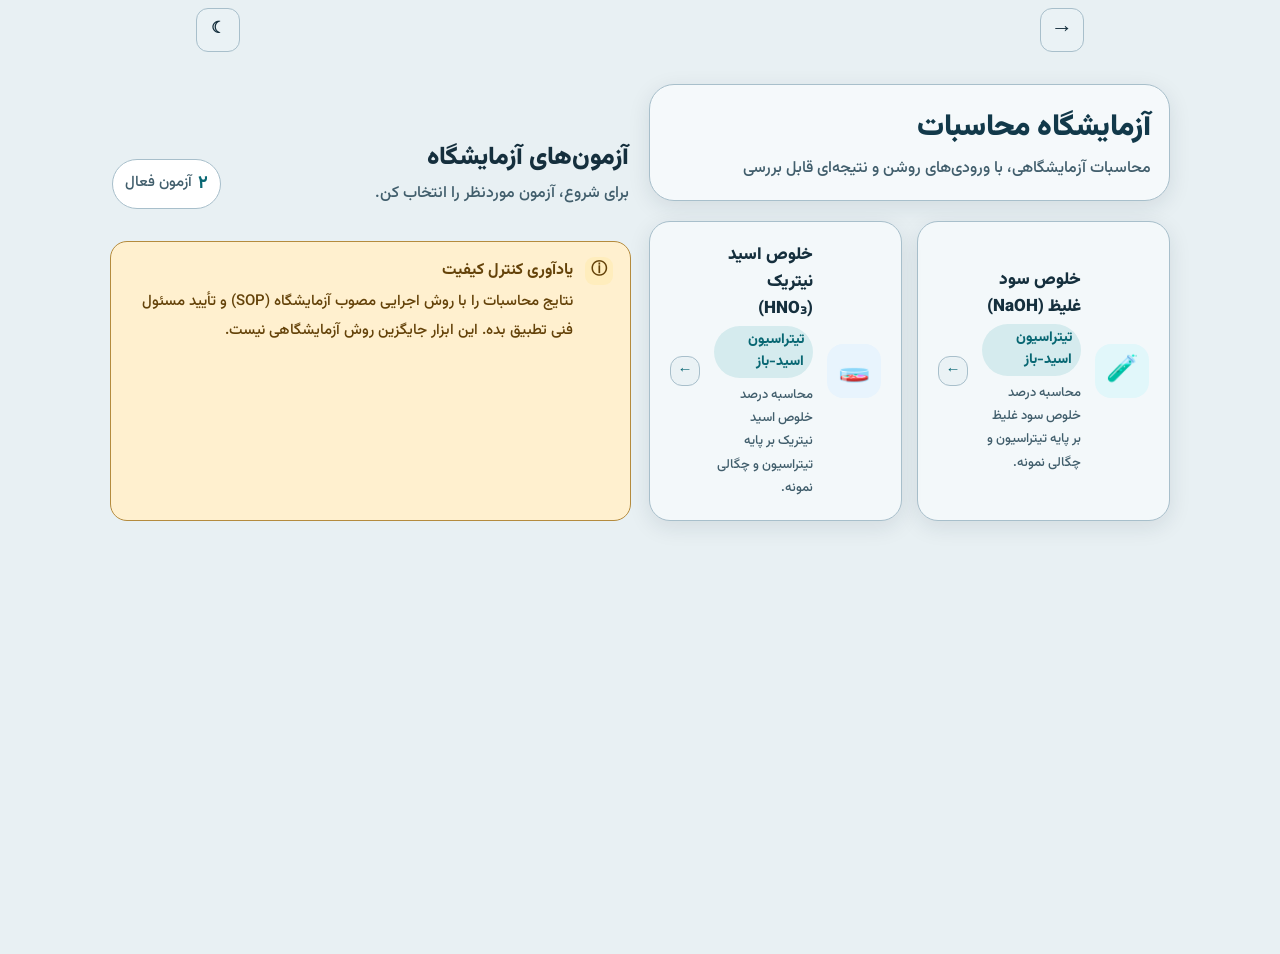
<file: lab-calc-v1.html>
<!DOCTYPE html>
<html lang="fa" dir="rtl">
<head>
<script>try{document.documentElement.setAttribute('data-theme',localStorage.getItem('qc-theme')==='dark'?'dark':'light')}catch(_){document.documentElement.setAttribute('data-theme','light')}</script>
<meta charset="UTF-8">
<meta name="viewport" content="width=device-width, initial-scale=1.0">
<title>آزمایشگاه محاسبات</title>
<link rel="preconnect" href="https://fonts.googleapis.com">
<link rel="preconnect" href="https://fonts.gstatic.com" crossorigin>
<link href="https://fonts.googleapis.com/css2?family=Vazirmatn:wght@500;600;700;800;900&family=JetBrains+Mono:wght@600;700&display=swap" rel="stylesheet">
<style>
  :root{
    --bg:#f4efdf;
    --bg-2:#eee7d2;
    --ink:#18140d;
    --paper:#fffdf6;
    --muted:#756b57;

    --green:#37b34a;
    --green-deep:#1f7a34;
    --green-soft:#e2f3e1;

    --blue:#3d6ce0;
    --blue-soft:#e2e9fb;

    --yellow:#f2c33e;
    --yellow-soft:#fbf1d6;

    --teal:#2fbf9e;
    --teal-soft:#dff5ee;

    --coral:#e85a3a;
    --coral-soft:#fbe3dc;

    --line:var(--ink);
    --glow:rgba(242,195,62,.22);
    --border:3px solid var(--line);
    --shadow:6px 6px 0 var(--line);
    --shadow-sm:4px 4px 0 var(--line);
  }
  :root[data-theme="dark"]{
    --bg:#171310;
    --bg-2:#211b13;
    --ink:#ece6d6;
    --paper:#211b14;
    --muted:#a99c85;
    --line:#5f5646;
    --glow:rgba(201,154,46,.08);

    --green:#2c9143;
    --blue:#3557b0;
    --yellow:#c99a2e;
    --teal:#278a72;
    --coral:#b3492f;
  }
  *{box-sizing:border-box;}
  html,body{margin:0;padding:0;}
  body{
    background:
      radial-gradient(circle at 88% -6%, var(--glow), transparent 55%),
      var(--bg);
    min-height:100vh;
    font-family:'Vazirmatn',sans-serif;
    font-weight:700;
    color:var(--ink);
    -webkit-font-smoothing:antialiased;
    transition:background-color .2s ease, color .2s ease;
  }
  .shell{max-width:480px;margin:0 auto;min-height:100vh;padding:20px 16px 40px;}

  /* ---------- header ---------- */
  .topbar{display:flex;align-items:center;gap:12px;margin-bottom:20px;}
  .icon-badge{
    width:52px;height:52px;flex-shrink:0;border:var(--border);border-radius:16px;
    background:var(--yellow);box-shadow:var(--shadow-sm);
    display:flex;align-items:center;justify-content:center;font-size:22px;
  }
  .brand-title h1{font-size:20px;font-weight:800;margin:0 0 2px;line-height:1.25;}
  .brand-title p{font-size:12px;font-weight:600;color:var(--muted);margin:0;line-height:1.7;}

  .coming-note{
    text-align:center;font-size:12.5px;color:var(--muted);font-weight:700;
    border:2px dashed var(--line);border-radius:16px;padding:16px 12px;line-height:1.9;margin-top:6px;
    background:var(--paper);
  }

  /* ---------- home: test list ---------- */
  .section-label{
    font-size:13px;font-weight:800;color:var(--muted);
    margin:6px 4px 12px;text-transform:uppercase;letter-spacing:.03em;
  }
  .test-card{
    display:flex;align-items:center;gap:14px;
    background:var(--paper);border:var(--border);border-radius:20px;
    padding:16px;margin-bottom:14px;box-shadow:var(--shadow-sm);cursor:pointer;
    transition:transform .12s ease, box-shadow .12s ease;
  }
  .test-card:active{transform:translate(3px,3px);box-shadow:none;}
  .test-icon{
    width:46px;height:46px;flex-shrink:0;border:2.5px solid var(--line);border-radius:14px;
    background:var(--yellow-soft);display:flex;align-items:center;justify-content:center;font-size:21px;
  }
  .test-body{flex:1;min-width:0;}
  .test-name{font-size:15.5px;font-weight:800;margin-bottom:3px;}
  .test-tag{font-size:11.5px;color:var(--muted);font-weight:700;}
  .test-arrow{
    width:32px;height:32px;flex-shrink:0;border:2px solid var(--line);border-radius:50%;
    background:var(--paper);display:flex;align-items:center;justify-content:center;font-size:15px;font-weight:800;
  }

  /* ---------- test detail ---------- */
  #homeScreen.hidden{display:none;}
  .view{display:none;}
  .view.open{display:block;}

  .back-row{display:flex;align-items:center;gap:12px;margin-bottom:18px;}
  .back-btn{
    width:44px;height:44px;flex-shrink:0;border:var(--border);border-radius:14px;
    background:var(--paper);box-shadow:var(--shadow-sm);color:var(--ink);
    display:flex;align-items:center;justify-content:center;font-size:18px;font-weight:800;cursor:pointer;
  }
  .back-btn:active{transform:translate(2px,2px);box-shadow:none;}
  .view-title{font-size:17px;font-weight:800;}

  .card{
    background:var(--paper);border:var(--border);border-radius:22px;
    box-shadow:var(--shadow-sm);padding:18px 18px 20px;margin-bottom:16px;
  }
  .card-label{
    font-size:12px;font-weight:800;color:var(--muted);text-transform:uppercase;
    letter-spacing:.03em;margin-bottom:12px;
  }
  .test-desc{font-size:13.5px;color:var(--muted);line-height:1.95;font-weight:600;}

  .field-row{display:flex;flex-direction:column;gap:6px;margin-bottom:14px;}
  .field-row:last-child{margin-bottom:0;}
  .field-row label{font-size:13px;font-weight:700;color:var(--ink);}
  .field-input-wrap{
    display:flex;align-items:center;gap:10px;
    width:100%;max-width:100%;box-sizing:border-box;
    background:var(--bg-2);border:2.5px solid var(--line);border-radius:12px;
    padding:4px 14px;
    transition:background-color .12s ease, border-color .12s ease;
  }
  .field-input-wrap:focus-within{background:var(--paper);border-color:var(--ink);}
  .field-input-wrap input{
    flex:1 1 auto;min-width:0;width:auto;
    border:none;background:transparent;padding:11px 0;margin:0;
    font-family:'JetBrains Mono',monospace;font-size:15px;font-weight:700;
    color:var(--ink);direction:ltr;text-align:right;
  }
  .field-input-wrap input:focus{outline:none;}
  .field-input-wrap input[type="number"]{-moz-appearance:textfield;appearance:textfield;}
  .field-input-wrap input[type="number"]::-webkit-outer-spin-button,
  .field-input-wrap input[type="number"]::-webkit-inner-spin-button{-webkit-appearance:none;margin:0;}
  .field-unit{
    flex:0 0 auto;
    font-size:11.5px;color:var(--muted);font-weight:800;
  }

  .info-strip-note{
    font-size:12px;color:var(--green-deep);font-weight:700;
    background:var(--green-soft);border:2px solid var(--green-deep);border-radius:12px;
    padding:10px 12px;margin-top:4px;line-height:1.8;
  }

  .result-card{
    background:var(--green);border:var(--border);border-radius:24px;
    box-shadow:var(--shadow);padding:22px 20px;margin-bottom:16px;
  }
  .result-label{font-size:12px;font-weight:800;color:rgba(255,255,255,.85);text-transform:uppercase;letter-spacing:.03em;margin-bottom:8px;}
  .result-value{font-family:'JetBrains Mono',monospace;font-size:40px;font-weight:700;color:#fff;line-height:1.15;}
  .result-value .unit{font-family:'Vazirmatn',sans-serif;font-size:15px;font-weight:800;color:#fff;margin-right:4px;}
  .result-value.pending{font-family:'Vazirmatn',sans-serif;font-size:14px;font-weight:700;color:rgba(255,255,255,.65);}
  .result-secondary{
    margin-top:16px;padding-top:14px;border-top:2.5px dashed rgba(255,255,255,.4);
    display:flex;flex-wrap:wrap;gap:12px;
  }
  .result-sec-item{flex:1;min-width:120px;}
  .result-sec-label{font-size:11px;color:rgba(255,255,255,.75);font-weight:700;margin-bottom:3px;}
  .result-sec-value{font-family:'JetBrains Mono',monospace;font-size:16px;font-weight:700;color:#fff;}

  .status-badge{
    display:inline-flex;align-items:center;gap:6px;margin-top:14px;
    font-size:12.5px;font-weight:800;padding:7px 13px;border-radius:999px;
    border:2px solid rgba(255,255,255,.5);
  }
  .status-badge.pass{background:#fff;color:var(--green-deep);}
  .status-badge.fail{background:var(--coral);color:#fff;}

  .range-toggle{display:flex;align-items:center;justify-content:space-between;gap:10px;cursor:pointer;}
  .range-toggle span:first-child{font-size:13px;font-weight:800;color:var(--ink);}
  .range-chevron{
    width:26px;height:26px;border:2px solid var(--line);border-radius:50%;
    display:flex;align-items:center;justify-content:center;font-size:13px;flex-shrink:0;
  }
  .range-fields{display:none;gap:10px;margin-top:14px;}
  .range-fields.open{display:flex;}
  .range-fields .field-row{flex:1;margin-bottom:0;}

  .toolbar{display:flex;gap:10px;flex-wrap:wrap;margin-bottom:16px;}
  button.primary,button.ghost{
    font-family:inherit;font-weight:800;font-size:13.5px;padding:12px 16px;border-radius:14px;
    cursor:pointer;border:var(--border);box-shadow:var(--shadow-sm);
    transition:transform .12s ease, box-shadow .12s ease;
  }
  button.primary:active,button.ghost:active{transform:translate(2px,2px);box-shadow:none;}
  button.primary{background:var(--green);color:#fff;}
  button.ghost{background:var(--paper);color:var(--ink);}
  button.ghost.copied{background:var(--green-soft);color:var(--green-deep);}

  .history-entry{
    border:2px solid var(--line);border-radius:14px;padding:12px 14px;margin-bottom:10px;
    background:var(--bg-2);font-size:12.5px;color:var(--ink);line-height:1.85;font-weight:600;
  }
  .history-time{font-family:'JetBrains Mono',monospace;font-size:11px;color:var(--muted);display:block;margin-bottom:4px;font-weight:700;}
  .history-empty{text-align:center;font-size:12.5px;color:var(--muted);font-weight:700;padding:14px 4px;}
</style>
<link rel="stylesheet" href="foodlab-theme.css">
<link rel="stylesheet" href="foodlab-design-system.css">
<link rel="stylesheet" href="foodlab-lab-ui.css">
<link rel="stylesheet" href="foodlab-polish-phaseH.css">
<link rel="stylesheet" href="foodlab-accessibility-phaseI.css">
<link rel="stylesheet" href="foodlab-theme-repair-phaseJ.css">
<link rel="stylesheet" href="foodlab-theme-repair-phaseK.css">
<script defer src="foodlab-theme-controls-phaseI.js"></script>
<link rel="stylesheet" href="qc-approved-brand-phaseL.css">
<link rel="stylesheet" href="qc-readable-interface-phaseM.css">
<link rel="stylesheet" href="qc-brand-navigation-phaseN.css">
<link rel="stylesheet" href="qc-unified-theme-phaseQ.css">
<link rel="stylesheet" href="qc-operator-ux-phaseS.css">
<link rel="stylesheet" href="qc-error-prevention-phaseU.css">
</head>
<body>
<div class="shell fl-lab-shell">
  <section id="homeScreen" class="fl-lab-home">
    <header class="fl-lab-hero">
      <div class="fl-lab-hero-mark" aria-hidden="true">🧪</div>
      <div class="fl-lab-hero-copy">
        
        <h1>آزمایشگاه محاسبات</h1>
        <p>محاسبات آزمایشگاهی، با ورودی‌های روشن و نتیجه‌ای قابل بررسی</p>
      </div>
      
    </header>

    <div class="fl-lab-section-heading">
      <div>
        
        <h2>آزمون‌های آزمایشگاه</h2>
        <p>برای شروع، آزمون موردنظر را انتخاب کن.</p>
      </div>
      <span class="fl-lab-count"><strong id="testCount">۰</strong> آزمون فعال</span>
    </div>
    <div id="testList" class="fl-lab-test-grid"></div>
    <aside class="fl-lab-footnote">
      <span class="fl-lab-footnote-icon" aria-hidden="true">ⓘ</span>
      <div><strong>یادآوری کنترل کیفیت</strong><p>نتایج محاسبات را با روش اجرایی مصوب آزمایشگاه (SOP) و تأیید مسئول فنی تطبیق بده. این ابزار جایگزین روش آزمایشگاهی نیست.</p></div>
    </aside>
  </section>

  <section class="view fl-lab-detail" id="testView" aria-live="polite">
    <header class="fl-lab-detail-header">
      <button type="button" class="back-btn" id="backBtn" aria-label="بازگشت به فهرست آزمون‌ها">→</button>
      <div class="fl-lab-detail-heading">
        
        <h1 class="view-title" id="viewTitle">—</h1>
        <p class="test-desc" id="viewDesc">—</p>
      </div>
      
    </header>

    <section class="card fl-lab-section fl-lab-input-section">
      <header class="fl-lab-card-heading">
        <span class="fl-lab-step">01</span>
        <div><h2>ورودی‌های آزمون</h2><p>مقادیر اندازه‌گیری‌شده را با واحد درست وارد کن.</p></div>
      </header>
      <div id="fieldsHost" class="fl-lab-fields"></div>
      <div class="info-strip-note fl-lab-constant-note" id="constInfo" style="display:none;"></div>
    </section>

    <section class="result-card fl-lab-result-section" aria-live="polite">
      <div class="fl-lab-result-head">
        <div><div class="result-label" id="resultLabel">نتیجه محاسبه</div></div>
        <span class="fl-lab-result-icon" aria-hidden="true">∑</span>
      </div>
      <div class="fl-lab-result-main"><div class="result-value pending" id="resultValue">ورودی‌ها را تکمیل کن</div></div>
      <div id="resultStatus" class="fl-lab-inline-status pending">برای نمایش نتیجه، همه مقادیر ضروری را وارد کن.</div>
      <div class="result-secondary" id="resultSecondary" style="display:none;"></div>
    </section>

    <section class="card fl-lab-section fl-lab-range-section">
      <button type="button" class="range-toggle fl-lab-range-toggle" id="rangeToggle" aria-expanded="false" aria-controls="rangeFields">
        <span class="fl-lab-range-symbol" aria-hidden="true">↔</span>
        <span class="fl-lab-range-copy"><strong>بازه پذیرش</strong><small>اختیاری · بر اساس معیار مصوب آزمایشگاه</small></span>
        <span class="range-chevron" id="rangeChevron" aria-hidden="true">＋</span>
      </button>
      <div class="range-fields fl-lab-range-fields" id="rangeFields">
        <div class="field-row"><label for="rangeMin">حداقل مجاز</label><div class="field-input-wrap"><input type="number" id="rangeMin" step="0.01" inputmode="decimal" placeholder="وارد کنید"></div></div>
        <div class="field-row"><label for="rangeMax">حداکثر مجاز</label><div class="field-input-wrap"><input type="number" id="rangeMax" step="0.01" inputmode="decimal" placeholder="وارد کنید"></div></div>
        <p class="fl-lab-range-hint">بازه واردشده توسط کاربر است و به‌صورت خودکار از استاندارد رسمی دریافت نمی‌شود.</p>
      </div>
    </section>

    <section class="card fl-lab-section fl-lab-sample-section">
      <header class="fl-lab-card-heading">
        <span class="fl-lab-step">02</span>
        <div><h2>مشخصات نمونه</h2><p>برای ذخیره قابل پیگیری نتیجه، این دو فیلد را تکمیل کن.</p></div>
      </header>
      <div class="fl-lab-fields fl-lab-sample-fields">
        <div class="field-row"><label for="sampleId">شماره نمونه / بچ</label><div class="field-input-wrap"><input type="text" id="sampleId" maxlength="100" placeholder="مثلاً LOT-2026-01" style="font-family:inherit;"></div></div>
        <div class="field-row"><label for="analystName">نام آزمایشگر</label><div class="field-input-wrap"><input type="text" id="analystName" maxlength="100" placeholder="نام آزمایشگر" style="font-family:inherit;"></div></div>
      </div>
      <div class="info-strip-note fl-lab-sop-note">⚠️ نتیجه محاسبات و بازه پذیرش جایگزین روش اجرایی مصوب آزمایشگاه (SOP) یا تأیید مسئول فنی نیست.</div>
    </section>

    <div class="toolbar fl-lab-actions" aria-label="اقدامات نتیجه">
      <button type="button" class="primary" id="saveHistoryBtn">ذخیره در تاریخچه</button>
      <button type="button" class="ghost" id="copyResultBtn">کپی نتیجه</button>
      <button type="button" class="ghost fl-lab-reset qc-s-danger" id="resetBtn">پاک‌کردن ورودی‌ها</button>
    </div>

    <section class="card fl-lab-section fl-lab-history-section">
      <header class="fl-lab-card-heading">
        <span class="fl-lab-step fl-lab-step-muted">03</span>
        <div><h2>تاریخچه این آزمون</h2><p>سوابق محلی همین مرورگر؛ نسخه پشتیبان جداگانه تهیه کن.</p></div>
      </header>
      <details class="qc-s-history"><summary>نمایش سوابق ذخیره‌شده</summary><div id="historyList"><div class="history-empty">هنوز نتیجه‌ای ذخیره نشده</div></div></details>
    </section>
  </section>
</div>

<script>
// Gentle haptic feedback only for deliberate action controls (not every page tap).
document.addEventListener('click', (event) => {
  const control = event.target.closest('button, .test-card, [role=button]');
  if (control && navigator.vibrate) navigator.vibrate(6);
}, { capture: true });

// ============ dark mode (follows the main app; also togglable standalone) ============
const THEME_KEY = 'qc-theme';
function applyTheme(mode){ document.documentElement.setAttribute('data-theme', mode); }
applyTheme(localStorage.getItem(THEME_KEY) || 'light');
window.addEventListener('message', (e) => {
  if (e.data && e.data.type === 'qc-theme') {
    applyTheme(e.data.mode);
    localStorage.setItem(THEME_KEY, e.data.mode);
  }
});

// ============ shared helpers ============
const persianDigits = ['۰','۱','۲','۳','۴','۵','۶','۷','۸','۹'];
function toFa(str){ return String(str).replace(/[0-9]/g, d => persianDigits[d]); }
function num(v){ if(String(v).trim()==='') return NaN; const n=Number(v); return Number.isFinite(n) ? n : NaN; }
function fmtNum(n, digits){
  if (!Number.isFinite(n)) return '—';
  return toFa(n.toLocaleString('en-US', { maximumFractionDigits: digits, minimumFractionDigits: 0 }));
}

// ============ test registry ============
// Each test declares its own inputs and calc() — add new tests here later.
const TESTS = [
  {
    id: 'naoh-purity',
    icon: '🧪',
    name: 'خلوص سود غلیظ (NaOH)',
    tag: 'تیتراسیون اسید-باز',
    desc: '۱ میلی‌لیتر نمونه غلیظ را با آب مقطر به حجم نهایی ۱۰۰ میلی‌لیتر برسان (رقت ۱:۱۰۰)، سپس ۱۰ سی‌سی از رقیق‌شده بردار، با فنل‌فتالئین و اسید کلریدریک ۰.۱ نرمال تیتر کن تا بی‌رنگ بشه. حجم اسید مصرفی رو یادداشت کن.',
    constInfo: 'معادل وزنی NaOH = ۴۰ g/eq؛ رقت حجمی ۱ به ۱۰۰؛ نتیجه درصد وزنی (w/w) بر اساس چگالی نمونه اصلی است',
    fields: [
      { id: 'v1', label: 'حجم اسید مصرفی (V1)', unit: 'mL' },
      { id: 'n1', label: 'نرمالیته اسید کلریدریک (N1)', unit: 'N', default: '0.1' },
      { id: 'v2', label: 'حجم نمونه رقیق سود (V2)', unit: 'mL', default: '10' },
      { id: 'm', label: 'وزن نمونه روی ترازو (m)', unit: 'g' },
      { id: 'vd', label: 'حجم نمونه‌ی وزن‌شده (برای چگالی)', unit: 'mL', default: '5' },
    ],
    resultLabel: 'درصد خلوص سود غلیظ',
    resultUnit: '%',
    calc(v){
      const V1 = num(v.v1), N1 = num(v.n1), V2 = num(v.v2), m = num(v.m), vd = num(v.vd);
      const E = 40;
      if (![V1, N1, V2, m, vd].every(x => Number.isFinite(x) && x > 0)) return null;
      const d = m / vd;
      const N2 = (N1 * V1) / V2;
      const dilutionFactor = 100; // 1 mL original sample diluted to a final volume of 100 mL
      const a = (N2 * E * dilutionFactor) / (10 * d); // mass percent (w/w)
      return {
        primary: a,
        secondary: [
          { label: 'چگالی محاسبه‌شده (d)', value: fmtNum(d, 4), unit: 'g/mL' },
          { label: 'نرمالیته سود (رقیق)', value: fmtNum(N2, 4), unit: 'N' },
        ],
      };
    },
  },
  {
    id: 'hno3-purity',
    icon: '🧫',
    name: 'خلوص اسید نیتریک (HNO₃)',
    tag: 'تیتراسیون اسید-باز',
    desc: '۱ میلی‌لیتر نمونه غلیظ را با آب مقطر به حجم نهایی ۱۰۰ میلی‌لیتر برسان (رقت ۱:۱۰۰)، سپس ۱۰ سی‌سی از رقیق‌شده بردار، با فنل‌فتالئین و سود ۰.۱ نرمال تیتر کن تا رنگ صورتی ایجاد بشه. حجم سود مصرفی رو یادداشت کن.',
    constInfo: 'معادل وزنی HNO₃ = ۶۳ g/eq؛ رقت حجمی ۱ به ۱۰۰؛ نتیجه درصد وزنی (w/w) بر اساس چگالی نمونه اصلی است',
    fields: [
      { id: 'v1', label: 'حجم سود مصرفی (تیتراسیون)', unit: 'mL' },
      { id: 'n1', label: 'نرمالیته سود (N)', unit: 'N', default: '0.1' },
      { id: 'v2', label: 'حجم نمونه رقیق اسید', unit: 'mL', default: '10' },
      { id: 'm', label: 'وزن نمونه روی ترازو (m)', unit: 'g' },
      { id: 'vd', label: 'حجم نمونه‌ی وزن‌شده (برای چگالی)', unit: 'mL', default: '5' },
    ],
    resultLabel: 'درصد خلوص اسید نیتریک غلیظ',
    resultUnit: '%',
    calc(v){
      const V1 = num(v.v1), N1 = num(v.n1), V2 = num(v.v2), m = num(v.m), vd = num(v.vd);
      const E = 63;
      if (![V1, N1, V2, m, vd].every(x => Number.isFinite(x) && x > 0)) return null;
      const d = m / vd;
      const Nacid = (N1 * V1) / V2;
      const dilutionFactor = 100; // 1 mL original sample diluted to a final volume of 100 mL
      const a = (Nacid * E * dilutionFactor) / (10 * d); // mass percent (w/w)
      return {
        primary: a,
        secondary: [
          { label: 'چگالی محاسبه‌شده (d)', value: fmtNum(d, 4), unit: 'g/mL' },
          { label: 'نرمالیته اسید (رقیق)', value: fmtNum(Nacid, 4), unit: 'N' },
        ],
      };
    },
  },
];

// ============ persistent audit snapshots (local device; not signed QC records) ============
const LAB_HISTORY_KEY = 'qc-lab-history-v2';
function loadLabHistory(){
  try {
    const obj=JSON.parse(localStorage.getItem(LAB_HISTORY_KEY)||'{}');
    if(!obj || typeof obj!=='object' || Array.isArray(obj))return {};
    for(const key of Object.keys(obj)){
      if(!Array.isArray(obj[key])){delete obj[key];continue;}
      obj[key]=obj[key].filter(e=>e && e.result && Number.isFinite(e.result.primary) && Number.isFinite(Date.parse(e.ts)))
        .slice(-200).map(e=>({...e,ts:new Date(e.ts)}));
    }
    return obj;
  }catch(e){return {};}
}
const historyStore=loadLabHistory();
function saveLabHistory(){
  try{localStorage.setItem(LAB_HISTORY_KEY,JSON.stringify(historyStore));return true;}
  catch(e){ alert('نتیجه ذخیره نشد؛ فضای حافظه مرورگر را بررسی کن.');return false; }
}
function esc(s){const div=document.createElement('div');div.textContent=String(s??'');return div.innerHTML;}

// ============ navigation ============
const homeScreen = document.getElementById('homeScreen');
const testView = document.getElementById('testView');
const testListEl = document.getElementById('testList');
let activeTest = null;

function renderTestList(){
  testListEl.innerHTML = '';
  const countEl = document.getElementById('testCount');
  if (countEl) countEl.textContent = toFa(TESTS.length);
  TESTS.forEach(t => {
    const card = document.createElement('div');
    card.className = 'test-card';
    card.setAttribute('role', 'button');
    card.setAttribute('tabindex', '0');
    card.setAttribute('aria-label', `شروع آزمون ${t.name}`);
    card.innerHTML = `
      <div class="test-icon" aria-hidden="true">${t.icon}</div>
      <div class="test-body">
        <div class="test-name">${t.name}</div>
        <div class="test-tag">${t.tag}</div>
        <div class="test-summary">${t.id === 'naoh-purity' ? 'محاسبه درصد خلوص سود غلیظ بر پایه تیتراسیون و چگالی نمونه.' : 'محاسبه درصد خلوص اسید نیتریک بر پایه تیتراسیون و چگالی نمونه.'}</div>
      </div>
      <div class="test-arrow" aria-hidden="true">←</div>
    `;
    card.addEventListener('click', () => openTest(t.id));
    card.addEventListener('keydown', (event) => { if (event.key === 'Enter' || event.key === ' ') { event.preventDefault(); openTest(t.id); } });
    testListEl.appendChild(card);
  });
}
renderTestList();

function openTest(id){
  activeTest = TESTS.find(t => t.id === id);
  if (!activeTest) return;
  if (!historyStore[id]) historyStore[id] = [];

  document.getElementById('viewTitle').textContent = activeTest.name;
  document.getElementById('viewDesc').textContent = activeTest.desc;
  document.getElementById('resultLabel').textContent = activeTest.resultLabel;
  document.getElementById('resultStatus').className = 'fl-lab-inline-status pending';

  const constInfo = document.getElementById('constInfo');
  if (activeTest.constInfo) {
    constInfo.textContent = activeTest.constInfo;
    constInfo.style.display = 'block';
  } else {
    constInfo.style.display = 'none';
  }

  const fieldsHost = document.getElementById('fieldsHost');
  fieldsHost.innerHTML = '';
  activeTest.fields.forEach(f => {
    const row = document.createElement('div');
    row.className = 'field-row';
    row.innerHTML = `
      <label for="f-${f.id}">${f.label}</label>
      <div class="field-input-wrap">
        <input type="number" id="f-${f.id}" inputmode="decimal" step="any" min="0" placeholder="—" aria-describedby="err-${f.id}" value="${f.default || ''}"><small class="qc-u-field-error" id="err-${f.id}" role="status"></small>
        <span class="field-unit">${f.unit}</span>
      </div>
    `;
    fieldsHost.appendChild(row);
  });
  fieldsHost.querySelectorAll('input').forEach(inp => inp.addEventListener('input', computeAndRender));

  document.getElementById('rangeMin').value = '';
  document.getElementById('rangeMax').value = '';
  document.getElementById('rangeFields').classList.remove('open');
  document.getElementById('rangeChevron').textContent = '›';

  renderHistory();
  computeAndRender();

  homeScreen.classList.add('hidden');
  testView.classList.add('open');
  window.scrollTo(0, 0);
}

function closeTest(){
  homeScreen.classList.remove('hidden');
  testView.classList.remove('open');
  activeTest = null;
}
document.getElementById('backBtn').addEventListener('click', closeTest);

// ---- collapsible acceptable-range panel ----
const rangeToggle = document.getElementById('rangeToggle');
const rangeFields = document.getElementById('rangeFields');
const rangeChevron = document.getElementById('rangeChevron');
rangeToggle.addEventListener('click', () => {
  const open = rangeFields.classList.toggle('open');
  rangeToggle.setAttribute('aria-expanded', String(open));
  rangeChevron.textContent = open ? '−' : '＋';
});
document.getElementById('rangeMin').addEventListener('input', computeAndRender);
document.getElementById('rangeMax').addEventListener('input', computeAndRender);

// ============ compute + render result ============
function currentValues(){
  const v = {};
  activeTest.fields.forEach(f => { v[f.id] = document.getElementById('f-' + f.id).value; });
  return v;
}

function computeAndRender(){
  if (!activeTest) return;
  const v = currentValues();
  // Each required titration value must be a finite, strictly positive number.
  // Do not invent instrument/SOP-specific upper bounds.
  let hasBadInput = false;
  for (const f of activeTest.fields) {
    const el = document.getElementById('f-' + f.id);
    const raw = el.value.trim();
    const bad = raw !== '' && (!Number.isFinite(Number(raw)) || Number(raw) <= 0);
    el.setAttribute('aria-invalid', String(bad));
    const error = document.getElementById('err-' + f.id);
    if (error) error.textContent = bad ? 'عدد باید بزرگ‌تر از صفر باشد.' : '';
    hasBadInput ||= bad;
  }
  const saveBtn = document.getElementById('saveHistoryBtn');
  const copyBtn = document.getElementById('copyResultBtn');
  const result = activeTest.calc(v);
  const resultValueEl = document.getElementById('resultValue');
  const secondaryEl = document.getElementById('resultSecondary');
  const statusEl = document.getElementById('resultStatus');

  if (!result) {
    resultValueEl.className = 'result-value pending';
    resultValueEl.textContent = 'ورودی‌ها را تکمیل کن';
    secondaryEl.style.display = 'none';
    statusEl.className = 'fl-lab-inline-status pending';
    statusEl.textContent = hasBadInput ? 'ورودی نامعتبر مشخص شده است؛ مقدار مثبت وارد کنید.' : 'برای محاسبه، همه مقادیر ضروری را وارد کن.';
    window.__lastResult = null;
    saveBtn.disabled = true; copyBtn.disabled = true;
    return;
  }

  resultValueEl.className = 'result-value';
  resultValueEl.innerHTML = fmtNum(result.primary, 2) + '<span class="unit">' + activeTest.resultUnit + '</span>';

  if (result.secondary && result.secondary.length) {
    secondaryEl.style.display = 'grid';
    secondaryEl.innerHTML = result.secondary.map(s => `
      <div class="result-sec-item">
        <div class="result-sec-label">${s.label}</div>
        <div class="result-sec-value">${s.value}<span style="font-size:11px;font-weight:700;color:rgba(24,20,13,.65);margin-right:3px;">${s.unit}</span></div>
      </div>
    `).join('');
  } else {
    secondaryEl.style.display = 'none';
  }

  // A physically implausible purity result must not be accepted as a QC record.
  if (!Number.isFinite(result.primary) || result.primary < 0 || result.primary > 100) {
    statusEl.className = 'fl-lab-inline-status warning';
    statusEl.textContent = '⚠ نتیجه خلوص خارج از محدوده فیزیکی ۰ تا ۱۰۰٪ است؛ رقت، واحدها و داده‌های تیتراسیون را بررسی کن. ذخیره نتیجه غیرفعال است.';
    window.__lastResult = null;
    saveBtn.disabled = true; copyBtn.disabled = true;
    return;
  }

  const min = num(document.getElementById('rangeMin').value);
  const max = num(document.getElementById('rangeMax').value);
  if (Number.isFinite(min) && Number.isFinite(max) && min > max) {
    statusEl.className = 'fl-lab-inline-status warning';
    statusEl.textContent = '⚠ حداقل نمی‌تواند بیشتر از حداکثر باشد.';
    window.__lastResult = null;
    saveBtn.disabled = true; copyBtn.disabled = true;
    return;
  }
  if (Number.isFinite(min) || Number.isFinite(max)) {
    const okMin = Number.isFinite(min) ? result.primary >= min : true;
    const okMax = Number.isFinite(max) ? result.primary <= max : true;
    const pass = okMin && okMax;
    statusEl.className = `fl-lab-inline-status ${pass ? 'pass' : 'fail'}`;
    statusEl.innerHTML = `<span class="status-badge ${pass ? 'pass' : 'fail'}">${pass ? '✓ در بازه مجاز' : '⚠ خارج از بازه مجاز'}</span>`;
  } else {
    statusEl.className = 'fl-lab-inline-status pending';
    statusEl.textContent = 'نتیجه محاسبه شد؛ برای بررسی پذیرش، در صورت نیاز بازه مجاز را وارد کن.';
  }

  window.__lastResult = { test: activeTest, values: v, result };
  saveBtn.disabled = false; copyBtn.disabled = false;
}

// ============ history actions ============
function renderHistory(){
  const list = historyStore[activeTest.id] || [];
  const el = document.getElementById('historyList');
  if (!list.length) {
    el.innerHTML = '<div class="history-empty">هنوز نتیجه‌ای ذخیره نشده</div>';
    return;
  }
  el.innerHTML = [...list].reverse().map(entry => `
    <div class="history-entry">
      <span class="history-time">${entry.ts.toLocaleDateString('fa-IR')} — ${entry.ts.toLocaleTimeString('fa-IR')} ${entry.sampleId ? ' · نمونه: '+esc(entry.sampleId) : ''} ${entry.analyst ? ' · آزمایشگر: '+esc(entry.analyst) : ''}</span>
      ${activeTest.resultLabel}: <strong>${fmtNum(entry.result.primary, 2)}${activeTest.resultUnit}</strong>
    </div>
  `).join('');
}

document.getElementById('saveHistoryBtn').addEventListener('click', () => {
  if (!window.__lastResult) return;
  const sampleId=document.getElementById('sampleId').value.trim();
  const analyst=document.getElementById('analystName').value.trim();
  if(!sampleId || !analyst){
    const missing = document.getElementById(!sampleId ? 'sampleId' : 'analystName');
    missing.setAttribute('aria-invalid','true'); missing.focus();
    alert('برای ذخیره نتیجه، شماره نمونه/بچ و نام آزمایشگر را وارد کن.');return;
  }
  document.getElementById('sampleId').removeAttribute('aria-invalid');
  document.getElementById('analystName').removeAttribute('aria-invalid');
  const last=historyStore[activeTest.id].at(-1);
  if(last && last.sampleId===sampleId && last.analyst===analyst &&
    JSON.stringify(last.values)===JSON.stringify(window.__lastResult.values) &&
    Date.now()-last.ts.getTime()<60000){
    alert('همین نتیجه برای این نمونه در یک دقیقه گذشته ثبت شده است.');return;
  }
  const rawMin=document.getElementById('rangeMin').value;
  const rawMax=document.getElementById('rangeMax').value;
  const entry={ts:new Date(),sampleId,analyst,values:{...window.__lastResult.values},
    acceptance:{min:rawMin,max:rawMax,source:'ورودی کاربر، تأیید نشده'},
    result:structuredClone(window.__lastResult.result), method:'محاسبه داخلی برنامه؛ تأیید SOP لازم است'};
  historyStore[activeTest.id].push(entry);
  // Keep a bounded local history to avoid exhausting mobile storage.
  const older=historyStore[activeTest.id].length>200?historyStore[activeTest.id].shift():null;
  if(!saveLabHistory()){historyStore[activeTest.id].pop();if(older)historyStore[activeTest.id].unshift(older);return;}
  renderHistory();
  const btn = document.getElementById('saveHistoryBtn');
  btn.textContent = '✓ ذخیره شد';
  setTimeout(() => { btn.textContent = 'ذخیره در تاریخچه'; }, 1400);
});

document.getElementById('resetBtn').addEventListener('click', () => {
  if (!window.confirm('همه ورودی‌های این آزمون پاک شوند؟ نتیجه ذخیره‌نشده از دست می‌رود.')) return;
  activeTest.fields.forEach(f => { document.getElementById('f-' + f.id).value = f.default || ''; });
  document.getElementById('rangeMin').value = '';
  document.getElementById('rangeMax').value = '';
  document.getElementById('sampleId').value = '';
  document.getElementById('analystName').value = '';
  computeAndRender();
});

document.getElementById('copyResultBtn').addEventListener('click', async () => {
  if (!window.__lastResult) return;
  const { test, values, result } = window.__lastResult;
  const lines = [test.name, ''];
  test.fields.forEach(f => lines.push(f.label + ': ' + toFa(values[f.id] || '—') + ' ' + f.unit));
  lines.push('');
  lines.push(test.resultLabel + ': ' + fmtNum(result.primary, 2) + test.resultUnit);
  if (result.secondary) result.secondary.forEach(s => lines.push(s.label + ': ' + s.value + ' ' + s.unit));
  const text = lines.join('\n');
  const btn = document.getElementById('copyResultBtn');
  try {
    await navigator.clipboard.writeText(text);
    btn.textContent = '✓ کپی شد';
    btn.classList.add('copied');
    setTimeout(() => { btn.textContent = 'کپی نتیجه'; btn.classList.remove('copied'); }, 1600);
  } catch (e) { /* clipboard unavailable */ }
});
</script>
</body>
</html>
</file>
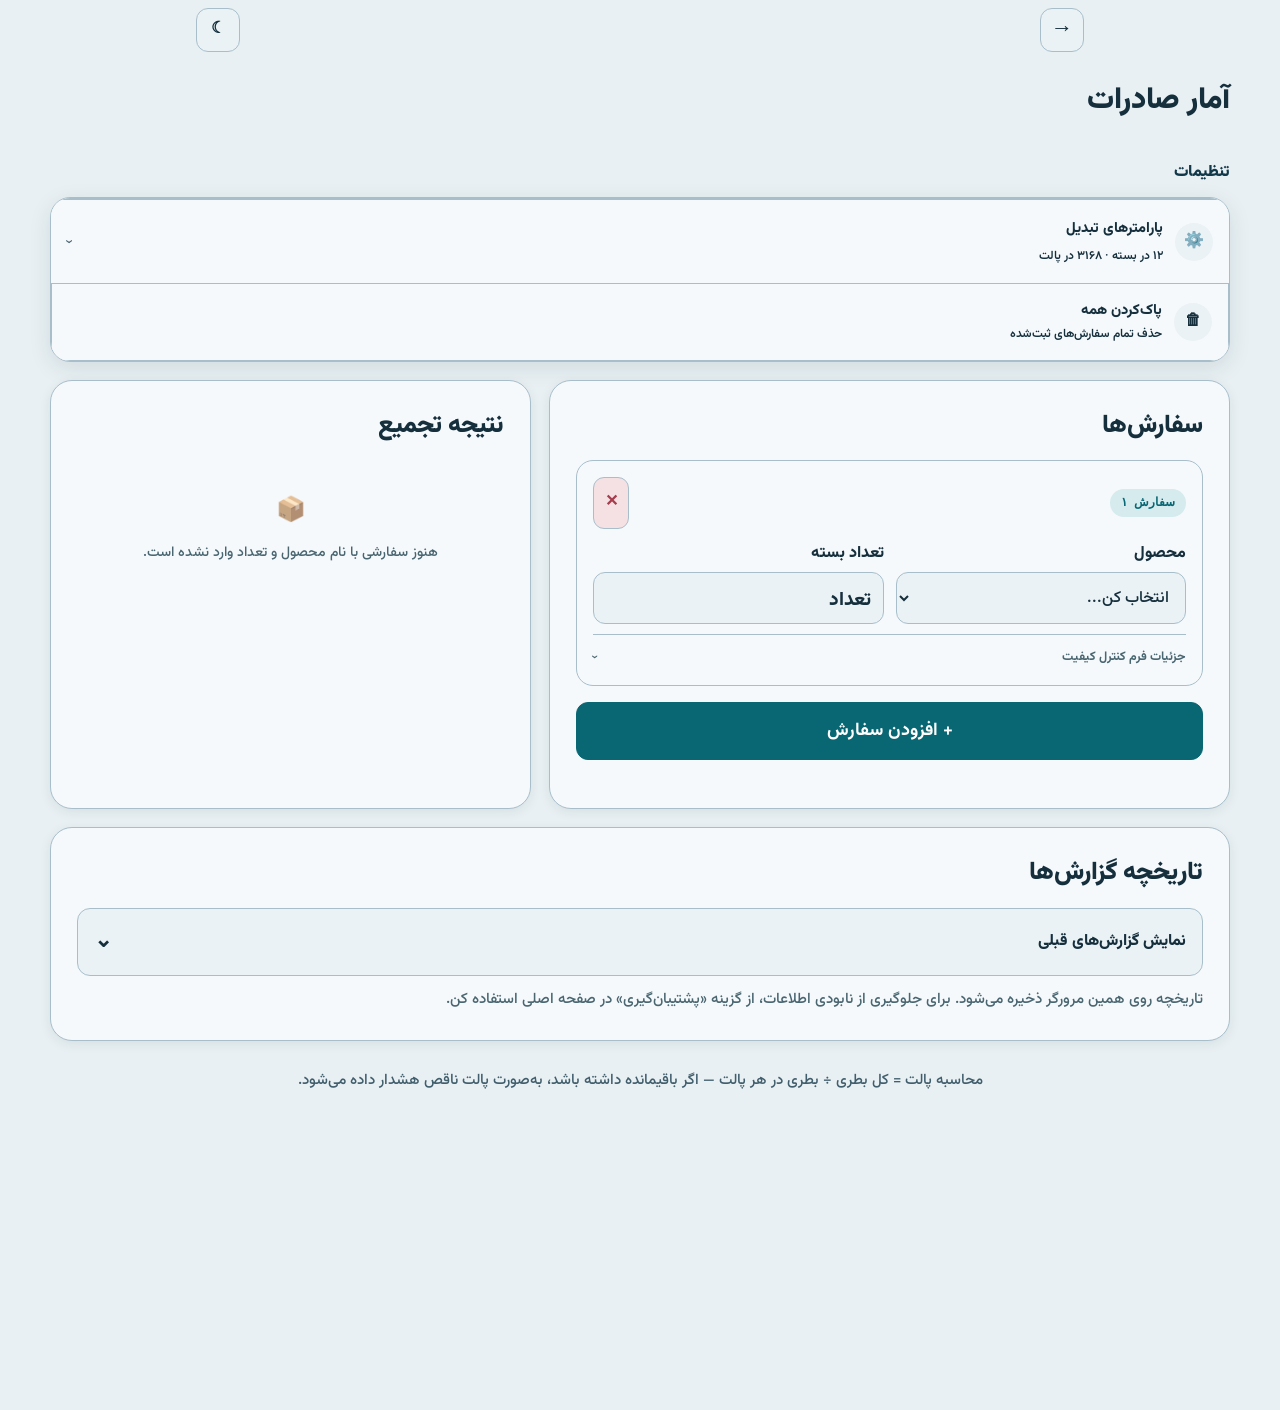
<file: order-merge-v19.html>
<!DOCTYPE html>
<html lang="fa" dir="rtl">
<head>
<script>try{document.documentElement.setAttribute('data-theme',localStorage.getItem('qc-theme')==='dark'?'dark':'light')}catch(_){document.documentElement.setAttribute('data-theme','light')}</script>
<meta charset="UTF-8">
<meta name="viewport" content="width=device-width, initial-scale=1.0">
<meta name="theme-color" content="#f4efdf">
<title>محاسبه آمار محصول صادراتی</title>
<link rel="preconnect" href="https://fonts.googleapis.com">
<link rel="preconnect" href="https://fonts.gstatic.com" crossorigin>
<link href="https://fonts.googleapis.com/css2?family=Vazirmatn:wght@500;600;700;800;900&family=JetBrains+Mono:wght@500;600;700&display=swap" rel="stylesheet">
<style>
  :root{
    --bg:#f4efdf;
    --frame:transparent;
    --panel:#fffdf6;
    --panel-2:#eee7d2;
    --chip:#fbf1d6;
    --ink:#18140d;
    --muted:#756b57;
    --line:rgba(24,20,13,.14);
    --frame-line:var(--ink);
    --glow:rgba(55,179,74,.16);
    --border:2.5px solid var(--frame-line);
    --shadow:6px 6px 0 var(--frame-line);
    --shadow-sm:4px 4px 0 var(--frame-line);
    --accent:#37b34a;
    --accent-dark:#1f7a34;
    --accent-bright:#4bd489;
    --accent-soft:#e2f3e1;
    --accent-soft-strong:rgba(55,179,74,.35);
    --ok:#1f7a34;
    --ok-soft:#e2f3e1;
    --amber:#b5790a;
    --amber-soft:#fbf1d6;
  }
  :root[data-theme="dark"]{
    --bg:#171310;
    --panel:#211b14;
    --panel-2:#291f16;
    --chip:#291f16;
    --ink:#ece6d6;
    --muted:#a99c85;
    --line:rgba(236,230,214,.12);
    --frame-line:#5f5646;
    --glow:rgba(47,145,67,.07);

    --accent:#2c9143;
    --accent-bright:#4bd489;
    --amber:#e0a83f;
  }
  *{box-sizing:border-box;}
  html,body{margin:0;}
  body{
    background:radial-gradient(circle at 12% -6%, var(--glow), transparent 55%), var(--bg);
    color:var(--ink);
    font-family:'Vazirmatn',sans-serif;font-weight:700;
    padding:20px 14px 36px;
    font-size:16px;
    min-height:100vh;
    -webkit-font-smoothing:antialiased;
    transition:background-color .2s ease, color .2s ease;
  }
  .frame{
    max-width:460px;margin:0 auto;
    background:transparent;
    padding:0 0 90px;
    position:relative;
  }
  .top-title{font-size:26px;font-weight:800;margin:4px 4px 18px;font-family:'Vazirmatn',sans-serif;}

  .hero-panel{
    background:var(--accent);border:var(--border);box-shadow:var(--shadow);
    border-radius:24px;padding:22px 20px;margin-bottom:22px;
    position:relative;overflow:hidden;
  }
  .hero-top{display:flex;align-items:center;gap:14px;margin-bottom:20px;}
  .hero-avatar{
    width:56px;height:56px;border-radius:50%;flex-shrink:0;
    background:var(--panel);border:2.5px solid var(--frame-line);
    display:flex;align-items:center;justify-content:center;font-size:26px;
  }
  .hero-greet{font-size:19px;font-weight:800;color:#fff;margin-bottom:4px;}
  .hero-sub{font-size:14px;color:rgba(255,255,255,.85);font-weight:600;}
  .stat-pills{display:grid;grid-template-columns:1fr 1fr;gap:12px;}
  .stat-pill{
    background:#fffdf6;border:2px solid var(--frame-line);border-radius:16px;padding:14px 14px;
    display:flex;align-items:center;gap:12px;
  }
  .pill-chip{
    width:38px;height:38px;border-radius:50%;background:var(--accent-soft);
    color:var(--accent-dark);border:2px solid var(--frame-line);display:flex;align-items:center;justify-content:center;
    font-size:17px;flex-shrink:0;
  }
  .pill-num{font-family:'JetBrains Mono',monospace;font-size:20px;font-weight:700;color:var(--ink);}
  .pill-label{font-size:12.5px;color:var(--muted);font-weight:600;}

  .section-title{font-size:18px;font-weight:800;margin:0 4px 12px;}

  .quick-grid{display:grid;grid-template-columns:1fr 1fr;gap:12px;margin-bottom:22px;}
  .quick-card{
    background:var(--panel);border-radius:18px;padding:16px;cursor:pointer;
    border:var(--border);box-shadow:var(--shadow-sm);
    transition:transform .12s ease, box-shadow .12s ease;
    display:block;text-decoration:none;color:inherit;
  }
  .quick-card:active{transform:translate(3px,3px);box-shadow:none;}
  .quick-chip{
    width:38px;height:38px;border-radius:50%;background:var(--accent-soft);color:var(--accent-dark);
    border:2px solid var(--frame-line);display:flex;align-items:center;justify-content:center;font-size:17px;margin-bottom:12px;
  }
  .quick-title{font-size:15.5px;font-weight:800;margin-bottom:3px;}
  .quick-sub{font-size:12.5px;color:var(--muted);font-weight:600;line-height:1.6;}
  .quick-arrow{
    width:24px;height:24px;border-radius:50%;background:var(--accent-soft);color:var(--accent-dark);
    border:1.5px solid var(--frame-line);display:flex;align-items:center;justify-content:center;font-size:13px;margin-top:10px;
  }

  .settings-list{
    background:var(--panel);border-radius:18px;border:var(--border);box-shadow:var(--shadow-sm);
    margin-bottom:16px;overflow:hidden;
  }
  .settings-row summary, .settings-row{
    list-style:none;display:flex;align-items:center;gap:12px;padding:16px;cursor:pointer;
  }
  .settings-row summary::-webkit-details-marker{display:none;}
  .settings-row + .settings-row, details.settings-row{border-top:2px solid var(--frame-line);}
  .row-chip{
    width:38px;height:38px;border-radius:50%;background:var(--accent-soft);color:var(--accent-dark);
    border:2px solid var(--frame-line);display:flex;align-items:center;justify-content:center;font-size:16px;flex-shrink:0;
  }
  .row-body{flex:1;min-width:0;}
  .row-title{font-size:14.5px;font-weight:800;}
  .row-sub{font-size:12px;color:var(--muted);font-weight:600;margin-top:2px;}
  .row-chev{color:var(--muted);font-size:15px;transition:transform .18s ease;transform:rotate(-90deg);}
  details.settings-row[open] .row-chev{transform:rotate(90deg);}
  .settings-row.danger .row-chip{background:var(--accent);color:#fff;}
  .settings-row.danger .row-title{color:var(--accent-dark);}

  .params-body{padding:0 16px 16px;}
  .config-grid{display:grid;grid-template-columns:repeat(auto-fit,minmax(140px,1fr));gap:10px;}
  .field label{display:block;font-size:12.5px;color:var(--muted);margin-bottom:6px;font-weight:600;}
  .field input{
    width:100%;padding:11px 12px;border:2.5px solid var(--frame-line);border-radius:10px;
    font-family:'JetBrains Mono',monospace;font-weight:700;font-size:15px;background:var(--panel-2);
    color:var(--ink);
  }
  .field input:focus{outline:none;background:var(--panel);}

  .panel-card{
    background:var(--panel);border-radius:18px;border:var(--border);box-shadow:var(--shadow-sm);
    padding:18px;margin-bottom:16px;
  }
  .panel-card h2{font-size:16px;font-weight:800;margin:0 0 14px;}

  .order-card{
    border:2px solid var(--frame-line);border-radius:14px;padding:14px;margin-bottom:10px;
    background:var(--panel-2);
  }
  .order-card-head{display:flex;justify-content:space-between;align-items:center;margin-bottom:11px;}
  .order-index{
    font-family:'JetBrains Mono',monospace;font-size:12px;font-weight:700;
    color:var(--accent-dark);background:var(--accent-soft);border:1.5px solid var(--frame-line);padding:3px 11px;border-radius:20px;
  }
  .order-fields{display:grid;grid-template-columns:1fr;gap:9px;}
  .order-fields label{display:block;font-size:12px;color:var(--muted);margin-bottom:5px;font-weight:600;}
  .order-fields input, .order-fields select{
    width:100%;padding:11px 12px;border:2.5px solid var(--frame-line);border-radius:10px;
    font-family:'Vazirmatn',sans-serif;font-weight:700;font-size:15px;background:var(--panel);
    color:var(--ink);
  }
  .order-fields input:focus, .order-fields select:focus{outline:none;box-shadow:0 0 0 3px var(--accent-soft);}
  .qty-input{font-family:'JetBrains Mono',monospace;}
  .row-del{
    background:var(--panel);border:2px solid var(--frame-line);color:var(--accent-dark);cursor:pointer;font-size:13px;
    width:30px;height:30px;border-radius:9px;display:flex;align-items:center;justify-content:center;flex-shrink:0;
  }
  .row-del:active{transform:translate(2px,2px);}

  .qc-details{margin-top:10px;border-top:2px dashed var(--frame-line);padding-top:10px;}
  .qc-details summary{
    list-style:none;cursor:pointer;font-size:12.5px;color:var(--muted);font-weight:700;
    display:flex;align-items:center;justify-content:space-between;
  }
  .qc-details summary::-webkit-details-marker{display:none;}
  .qc-details summary .row-chev{font-size:13px;transition:transform .18s ease;transform:rotate(-90deg);}
  .qc-details[open] summary .row-chev{transform:rotate(90deg);}
  .qc-fields{margin-top:12px;}
  .qc-checks{display:flex;flex-direction:column;gap:8px;}
  .check-label{
    display:flex;align-items:center;gap:8px;font-size:13px;color:var(--ink);font-weight:600;
    background:var(--panel);border:2px solid var(--frame-line);border-radius:10px;padding:10px 12px;
  }
  .check-label input{width:16px;height:16px;accent-color:var(--accent);flex-shrink:0;}

  .toolbar{display:flex;gap:9px;margin-top:14px;flex-wrap:wrap;}
  button.primary, button.ghost{
    font-family:'Vazirmatn',sans-serif;font-weight:800;font-size:14.5px;
    padding:11px 16px;border-radius:12px;cursor:pointer;border:var(--border);box-shadow:var(--shadow-sm);
    transition:transform .12s ease, box-shadow .12s ease;
  }
  button.primary:active, button.ghost:active{transform:translate(2px,2px);box-shadow:none;}
  button.primary{background:var(--accent);color:#fff;}
  button.ghost{background:var(--panel);color:var(--ink);}

  .summary-strip{display:grid;grid-template-columns:repeat(auto-fit,minmax(120px,1fr));gap:9px;margin-bottom:14px;}
  .summary-strip .stat{padding:12px 13px;}
  .summary-strip .k{font-size:11.5px;}
  .summary-strip .v{font-size:20px;}

  .group{border:2px solid var(--frame-line);border-radius:14px;padding:15px 16px;margin-bottom:10px;background:var(--panel-2);}
  .group-head{margin-bottom:12px;}
  .group-title{font-weight:800;font-size:15.5px;}
  .merged-note{font-size:12.5px;color:var(--muted);margin-top:9px;}
  .stat-grid{display:grid;grid-template-columns:repeat(auto-fit,minmax(115px,1fr));gap:9px;}
  .stat{background:var(--panel);border:2px solid var(--frame-line);border-radius:11px;padding:11px 12px;}
  .stat .k{font-size:11.5px;color:var(--muted);margin-bottom:4px;}
  .stat .v{font-family:'JetBrains Mono',monospace;font-size:18px;font-weight:700;color:var(--ink);}
  .stat .v small{font-size:11.5px;font-weight:700;color:var(--muted);font-family:'Vazirmatn',sans-serif;}
  .stat.highlight{background:var(--ok-soft);border-color:var(--frame-line);}
  .stat.highlight .v{color:var(--ok);}
  .pallet-warn{color:var(--amber);}
  .pallet-bar{height:8px;border-radius:8px;background:var(--panel);border:2px solid var(--frame-line);overflow:hidden;margin-top:12px;}
  .pallet-bar-fill{height:100%;background:var(--accent);}

  .pallet-override{
    display:flex;align-items:center;justify-content:space-between;gap:10px;
    margin-top:13px;padding-top:12px;border-top:2px solid var(--frame-line);
  }
  .pallet-override label{font-size:12px;color:var(--muted);font-weight:600;}
  .pallet-override-input{
    width:90px;padding:8px 9px;border:2px solid var(--frame-line);border-radius:9px;
    font-family:'JetBrains Mono',monospace;font-size:13px;background:var(--panel);color:var(--ink);text-align:center;
  }
  .pallet-override-input:focus{outline:none;background:var(--panel-2);}

  .history-entry{
    border:2px solid var(--frame-line);border-radius:12px;padding:13px 14px;margin-bottom:9px;background:var(--panel-2);
  }
  .history-head{display:flex;justify-content:space-between;align-items:center;margin-bottom:8px;gap:8px;}
  .history-time{font-family:'JetBrains Mono',monospace;font-size:12px;color:var(--muted);}
  .history-actions{display:flex;gap:6px;}
  .history-actions button{
    background:var(--panel);border:1.5px solid var(--frame-line);color:var(--muted);cursor:pointer;
    font-size:12px;padding:5px 10px;border-radius:8px;font-family:'Vazirmatn',sans-serif;font-weight:700;
  }
  .history-actions button:active{transform:translate(1px,1px);}
  .history-actions button.copied{color:var(--ok);border-color:var(--ok);}
  .history-lines{font-size:12.5px;color:var(--ink);line-height:1.9;}
  .history-lines .hl-total{color:var(--muted);}

  .empty{text-align:center;padding:30px 12px;color:var(--muted);font-size:14px;}
  .empty .icon{font-size:24px;margin-bottom:8px;opacity:.7;}
  footer.note{font-size:11.5px;color:var(--muted);text-align:center;margin-top:8px;line-height:1.9;padding:0 6px;}

  #printArea{display:none;}
  #copyReport.copied{color:var(--ok);border-color:var(--ok);}

  @media print{
    body{background:#fff !important;padding:0;}
    .frame{display:none !important;}
    #printArea{
      display:block;background:#fff;color:#000;font-family:'Vazirmatn',sans-serif;
      max-width:100%;
    }
    .official-page{padding:14px 16px;page-break-after:always;}
    .official-page:last-child{page-break-after:auto;}

    .official-letterhead{
      display:flex;align-items:stretch;border:2px solid #000;margin-bottom:14px;
    }
    .lh-box{
      border-inline-start:1.5px solid #000;padding:8px 12px;font-size:10.5px;line-height:2;
      flex-shrink:0;min-width:150px;
    }
    .lh-title{
      flex:1;display:flex;align-items:center;justify-content:center;
      font-size:15px;font-weight:800;padding:8px 10px;text-align:center;
    }
    .lh-logo{
      border-inline-end:1.5px solid #000;flex-shrink:0;width:160px;
      display:flex;align-items:center;justify-content:center;padding:6px;
    }
    .lh-logo img{max-width:100%;max-height:60px;object-fit:contain;display:block;}

    .official-table{width:100%;border-collapse:collapse;font-size:9.5px;margin-bottom:6px;table-layout:fixed;}
    .official-table th, .official-table td{border:1px solid #000;padding:6px 3px;text-align:center;word-break:break-word;}
    .official-table th{background:#eee;font-weight:700;font-size:9px;}

    .official-sign{font-size:11.5px;padding:8px 4px 22px;border-bottom:1px solid #999;margin-bottom:16px;}
    .official-page .official-sign:last-of-type{border-bottom:none;}
  }
</style>
<link rel="stylesheet" href="foodlab-theme.css">
<link rel="stylesheet" href="foodlab-design-system.css">
<link rel="stylesheet" href="foodlab-operations-ui.css">
<link rel="stylesheet" href="foodlab-polish-phaseH.css">
<link rel="stylesheet" href="foodlab-accessibility-phaseI.css">
<link rel="stylesheet" href="foodlab-theme-repair-phaseJ.css">
<link rel="stylesheet" href="foodlab-theme-repair-phaseK.css">
<script defer src="foodlab-theme-controls-phaseI.js"></script>
<link rel="stylesheet" href="qc-approved-brand-phaseL.css">
<link rel="stylesheet" href="qc-readable-interface-phaseM.css">
<link rel="stylesheet" href="qc-brand-navigation-phaseN.css">
<link rel="stylesheet" href="qc-unified-theme-phaseQ.css">
<link rel="stylesheet" href="qc-operator-ux-phaseS.css">
<link rel="stylesheet" href="qc-error-prevention-phaseU.css">
</head>
<body class="foodlab-orders-page">
<div class="frame">

  <div class="top-title">آمار صادرات</div>

  <div class="hero-panel qc-s-decorative-hero">
    <div class="hero-top">
      <div class="hero-avatar">🥛</div>
      <div>
        <div class="hero-greet">سلام، واحد کنترل کیفیت 👋</div>
        <div class="hero-sub">محاسبه بطری و پالت محصول صادراتی</div>
      </div>
    </div>
    <div class="stat-pills">
      <div class="stat-pill">
        <div class="pill-chip">📦</div>
        <div>
          <div class="pill-num" id="heroOrderCount">۰</div>
          <div class="pill-label">سفارش ثبت‌شده</div>
        </div>
      </div>
      <div class="stat-pill">
        <div class="pill-chip">🧴</div>
        <div>
          <div class="pill-num" id="heroProductCount">۰</div>
          <div class="pill-label">محصول متفاوت</div>
        </div>
      </div>
    </div>
  </div>

  <div class="section-title">تنظیمات</div>
  <div class="settings-list">
    <details class="settings-row" id="paramsDetails">
      <summary>
        <div class="row-chip">⚙️</div>
        <div class="row-body">
          <div class="row-title">پارامترهای تبدیل</div>
          <div class="row-sub" id="paramsPreview">—</div>
        </div>
        <span class="row-chev">›</span>
      </summary>
      <div class="params-body">
        <div class="config-grid">
          <div class="field">
            <label>بطری در هر بسته</label>
            <input type="number" step="1" id="perPack" value="12" min="1">
          </div>
          <div class="field">
            <label>بطری در هر پالت (پیش‌فرض)</label>
            <input type="number" step="1" id="perPallet" value="3168" min="1">
          </div>
        </div>
      </div>
    </details>
    <div class="settings-row danger qc-s-danger" id="clearAll" role="button" tabindex="0" aria-label="پاک‌کردن همه سفارش‌ها">
      <div class="row-chip">🗑</div>
      <div class="row-body">
        <div class="row-title">پاک‌کردن همه</div>
        <div class="row-sub">حذف تمام سفارش‌های ثبت‌شده</div>
      </div>
    </div>
  </div>

  <div class="panel-card" id="ordersSection">
    <h2>سفارش‌ها</h2>
    <div id="orderRows"></div>
    <div class="toolbar">
      <button class="primary" id="addRow">+ افزودن سفارش</button>
    </div>
  </div>

  <div class="panel-card" id="resultsSection">
    <h2>نتیجه تجمیع</h2>
    <div id="results"></div>
    <div class="toolbar" id="exportToolbar" style="display:none;">
      <button class="ghost" id="saveHistory">📌 ذخیره در تاریخچه</button>
      <button class="ghost" id="copyReport">📋 کپی گزارش</button>
      <button class="ghost" id="shareReport">↗️ اشتراک‌گذاری</button>
      <button class="primary" id="printReport">🖨 چاپ فرم رسمی QC</button>
    </div>
  </div>

  <div class="panel-card" id="historySection">
    <h2>تاریخچه گزارش‌ها</h2>
    <details class="qc-s-history"><summary>نمایش گزارش‌های قبلی</summary><div id="historyList"><div class="empty" style="padding:16px 4px;">هنوز گزارشی ذخیره نشده — بعد از محاسبه، دکمه «ذخیره در تاریخچه» رو بزن.</div></div></details>
    <div class="merged-note" style="margin-top:10px;">تاریخچه روی همین مرورگر ذخیره می‌شود. برای جلوگیری از نابودی اطلاعات، از گزینه «پشتیبان‌گیری» در صفحه اصلی استفاده کن.</div>
  </div>

  <footer class="note">محاسبه پالت = کل بطری ÷ بطری در هر پالت — اگر باقیمانده داشته باشد، به‌صورت پالت ناقص هشدار داده می‌شود.</footer>

</div>

<div id="printArea"></div>

<script>
// ============ haptic feedback on every tap ============
document.addEventListener('click', () => {
  if (navigator.vibrate) navigator.vibrate(8);
}, { capture: true });

// ============ dark mode (follows the main app; also togglable standalone) ============
const THEME_KEY = 'qc-theme';
function applyTheme(mode){ document.documentElement.setAttribute('data-theme', mode); }
applyTheme(localStorage.getItem(THEME_KEY) || 'light');
window.addEventListener('message', (e) => {
  if (e.data && e.data.type === 'qc-theme') {
    applyTheme(e.data.mode);
    localStorage.setItem(THEME_KEY, e.data.mode);
  }
});

const rowsBody = document.getElementById('orderRows');
// Coalesce bursts of edits into at most one calculation per animation frame.
// Critical actions call runCalcNow() to flush pending work synchronously.
let pendingCalcFrame = null;
function scheduleCalc() {
  if (pendingCalcFrame !== null) return;
  if (typeof window.requestAnimationFrame !== 'function') { calc(); return; }
  pendingCalcFrame = window.requestAnimationFrame(() => {
    pendingCalcFrame = null;
    calc();
  });
}
function runCalcNow() {
  if (pendingCalcFrame !== null) {
    window.cancelAnimationFrame(pendingCalcFrame);
    pendingCalcFrame = null;
  }
  calc();
}
// Delegate row events once instead of attaching several handlers to every field.
// This keeps listener count nearly constant as the order list grows.
rowsBody.addEventListener('click', (event) => {
  const target = event.target instanceof Element ? event.target : null;
  if (!target) return;
  const deleteButton = target.closest('.row-del');
  if (deleteButton && rowsBody.contains(deleteButton)) {
    event.preventDefault();
    const card = deleteButton.closest('.order-card');
    if (card && window.confirm('این سفارش حذف شود؟ اطلاعات واردشده در آن از بین می‌رود.')) { card.remove(); reindexRows(); runCalcNow(); }
    return;
  }
  if (target.matches('.order-card input, .order-card select')) event.stopPropagation();
});
rowsBody.addEventListener('input', (event) => {
  const target = event.target;
  if(target instanceof HTMLInputElement){target.setCustomValidity('');target.removeAttribute('aria-invalid');}
  if (target instanceof HTMLInputElement && target.matches('.order-card input:not([type="checkbox"]):not([type="date"])')) scheduleCalc();
});
rowsBody.addEventListener('change', (event) => {
  const target = event.target;
  if(target instanceof HTMLElement){target.removeAttribute('aria-invalid');if(typeof target.setCustomValidity==='function')target.setCustomValidity('');}
  if (target instanceof Element && target.matches('.order-card select, .order-card input[type="checkbox"], .order-card input[type="date"]')) scheduleCalc();
});
const resultsEl = document.getElementById('results');
const perPackEl = document.getElementById('perPack');
const perPalletEl = document.getElementById('perPallet');
const perPalletOverrides = {};
const EXPORT_HISTORY_KEY = 'qc-export-history-v2';
function restoreExportHistory(){
  try {
    const saved=JSON.parse(localStorage.getItem(EXPORT_HISTORY_KEY)||'[]');
    if(!Array.isArray(saved)) return [];
    return saved.filter(x=>x && Array.isArray(x.groupList) && Number.isFinite(Date.parse(x.timestamp)))
      .slice(-150).map(x=>({...x,timestamp:new Date(x.timestamp)}));
  }catch(e){return [];}
}
const historyList = restoreExportHistory();
function persistExportHistory(){
  try { localStorage.setItem(EXPORT_HISTORY_KEY, JSON.stringify(historyList.slice(-150))); return true; }
  catch(e){ alert('فضای ذخیره مرورگر کافی نیست؛ گزارش جدید ذخیره نشد. لطفاً نسخه پشتیبان بگیر.'); return false; }
}
function validPositiveInteger(v){return v!=='' && Number.isSafeInteger(Number(v)) && Number(v)>0;}
function validNonnegativeInteger(v){return v!=='' && Number.isSafeInteger(Number(v)) && Number(v)>=0;}
function getPerPallet(product){
  return Object.hasOwn(perPalletOverrides,product) ? perPalletOverrides[product] : Number(perPalletEl.value);
}
const heroOrderCountEl = document.getElementById('heroOrderCount');
const heroProductCountEl = document.getElementById('heroProductCount');

const PRODUCTS = [
  'شیر پرچرب ۲۰۰',
  'شیر کم‌چرب ۲۰۰',
  'شیر موز ۲۰۰',
  'شیر کاکائو ۲۰۰',
  'شیر قهوه ۲۰۰',
  'شیر نارگیل ۲۰۰',
  'شیر پرچرب ۱۰۰۰',
  'شیر کم‌چرب ۱۰۰۰',
  'شیر موز ۱۰۰۰',
  'شیر کاکائو ۱۰۰۰',
  'شیر نارگیل ۱۰۰۰',
];
const LOGO_URL = new URL('./alis-export-print-logo.webp', window.location.href).href;

function toFaDigits(str){
  const fa = ['۰','۱','۲','۳','۴','۵','۶','۷','۸','۹'];
  return String(str).replace(/[0-9]/g, d => fa[d]);
}
function fmt(n){
  return toFaDigits(Number(n).toLocaleString('en-US'));
}

function makeRow(data={}){
  const card = document.createElement('div');
  card.className = 'order-card';
  card.innerHTML = `
    <div class="order-card-head">
      <span class="order-index"></span>
      <button class="row-del" title="حذف">✕</button>
    </div>
    <div class="order-fields">
      <div class="field">
        <label>محصول</label>
        <select class="f-product">
          <option value="" disabled ${!data.product ? 'selected' : ''}>انتخاب کن...</option>
          ${PRODUCTS.map(p => `<option value="${p}" ${data.product===p ? 'selected' : ''}>${p}</option>`).join('')}
        </select>
      </div>
      <div class="field">
        <label>تعداد بسته</label>
        <input type="number" class="f-qty qty-input" placeholder="تعداد" min="0" step="1" value="${data.qty??''}">
      </div>
    </div>
    <details class="qc-details">
      <summary>جزئیات فرم کنترل کیفیت <span class="row-chev">›</span></summary>
      <div class="order-fields qc-fields">
        <div class="field">
          <label>نام کشور</label>
          <input type="text" class="f-country" placeholder="مثلاً عراق">
        </div>
        <div class="field">
          <label>سایز</label>
          <input type="text" class="f-size" placeholder="مثلاً ۲۰۰ سی‌سی">
        </div>
        <div class="field">
          <label>لیبل/اسلیو</label>
          <select class="f-label">
            <option value="لیبل فارسی">لیبل فارسی</option>
            <option value="لیبل عربی">لیبل عربی</option>
            <option value="اسلیو فارسی">اسلیو فارسی</option>
            <option value="اسلیو عربی">اسلیو عربی</option>
          </select>
        </div>
        <div class="field">
          <label>نوع پالت</label>
          <select class="f-palletmat">
            <option value="چوبی">چوبی</option>
            <option value="پلاستیکی">پلاستیکی</option>
          </select>
        </div>
        <div class="field">
          <label>تاریخ تولید</label>
          <input type="date" class="f-proddate">
        </div>
        <div class="field">
          <label>مدت ماندگاری</label>
          <input type="text" class="f-shelflife" placeholder="مثلاً ۶ ماه">
        </div>
        <div class="field">
          <label>تاریخ انقضاء</label>
          <input type="date" class="f-expdate">
        </div>
        <div class="field">
          <label>نام کارشناس</label>
          <input type="text" class="f-expert" placeholder="نام کارشناس کنترل کیفیت">
        </div>
        <div class="field">
          <label>تعداد نمونه آزمایشگاه</label>
          <input type="number" class="f-labsample" placeholder="مثلاً ۲" min="0" step="1">
        </div>
        <div class="field wide qc-checks">
          <label class="check-label"><input type="checkbox" class="f-forexport"> درج عبارت for export</label>
        </div>
        <div class="field wide">
          <label>توضیحات</label>
          <input type="text" class="f-notes" placeholder="توضیحات تکمیلی">
        </div>
      </div>
    </details>
  `;
  rowsBody.appendChild(card);
  reindexRows();
}

function reindexRows(){
  [...rowsBody.querySelectorAll('.order-card')].forEach((card, i) => {
    card.querySelector('.order-index').textContent = 'سفارش ' + toFaDigits(i + 1);
  });
}

function addEmptyRow(){ makeRow(); runCalcNow(); }

function clearAll(){
  if (!window.confirm('تمام سفارش‌های فعلی پاک شوند؟ این عمل قابل بازگشت نیست.')) return;
  rowsBody.innerHTML = '';
  addEmptyRow();
}

function calc(){
  const packRaw=perPackEl.value.trim(), palletRaw=perPalletEl.value.trim();
  const perPack=Number(packRaw);
  const cards=Array.from(rowsBody.querySelectorAll('.order-card'));
  let invalid='';
  let invalidControl=null;
  if(!validPositiveInteger(packRaw)) invalid='تعداد بطری در هر بسته باید عدد صحیح مثبت باشد.';
  else if(!validPositiveInteger(palletRaw)) invalid='ظرفیت پیش‌فرض پالت باید عدد صحیح مثبت باشد.';
  if(invalid) invalidControl=!validPositiveInteger(packRaw)?perPackEl:perPalletEl;

  // Read each row's controls once; reuse this snapshot for validation, totals and print data.
  let entries=[];
  if(!invalid){
    entries=cards.map(card => {
      const qtyRaw=card.querySelector('.f-qty').value.trim();
      const labSample=card.querySelector('.f-labsample').value.trim();
      return {
        product: card.querySelector('.f-product').value.trim(),
        qty: Number(qtyRaw) || 0,
        qtyRaw,
        country: card.querySelector('.f-country').value.trim(),
        size: card.querySelector('.f-size').value.trim(),
        label: card.querySelector('.f-label').value,
        palletmat: card.querySelector('.f-palletmat').value,
        prodDate: card.querySelector('.f-proddate').value.trim(),
        shelfLife: card.querySelector('.f-shelflife').value.trim(),
        expDate: card.querySelector('.f-expdate').value.trim(),
        expert: card.querySelector('.f-expert').value.trim(),
        labSample,
        forExport: card.querySelector('.f-forexport').checked,
        notes: card.querySelector('.f-notes').value.trim(),
      };
    });
    for(let i=0; i<entries.length && !invalid; i++){
      const entry=entries[i];
      if(entry.qtyRaw!=='' && !validNonnegativeInteger(entry.qtyRaw)) invalid='تعداد بسته باید عدد صحیح نامنفی باشد.';
      if(!invalid && Number(entry.qtyRaw)>0 && !entry.product) invalid='برای هر سفارش با تعداد مثبت، محصول را انتخاب کن.';
      if(!invalid && entry.labSample!=='' && !validNonnegativeInteger(entry.labSample)) invalid='تعداد نمونه آزمایشگاه باید عدد صحیح نامنفی باشد.';
      if(!invalid && Number(entry.qtyRaw)>0 && !Number.isSafeInteger(Number(entry.qtyRaw)*perPack)) invalid='تعداد کل بطری‌ها از ظرفیت دقیق محاسبات بیشتر است.';
      if(!invalid && entry.prodDate && entry.expDate && entry.expDate<entry.prodDate) invalid='تاریخ انقضا نمی‌تواند قبل از تاریخ تولید باشد.';
      if(invalid && !invalidControl){
        const card=cards[i];
        invalidControl= !validNonnegativeInteger(entry.qtyRaw) && entry.qtyRaw!=='' ? card.querySelector('.f-qty') :
          (Number(entry.qtyRaw)>0 && !entry.product ? card.querySelector('.f-product') :
          (entry.labSample!=='' && !validNonnegativeInteger(entry.labSample) ? card.querySelector('.f-labsample') :
          (entry.prodDate && entry.expDate && entry.expDate<entry.prodDate ? card.querySelector('.f-expdate') : card.querySelector('.f-qty'))));
      }
    }
  }
  if(!invalid && Object.values(perPalletOverrides).some(x=>!Number.isSafeInteger(x)||x<=0))invalid='ظرفیت اختصاصی پالت نامعتبر است.';
  if(invalid){
    window.__lastReport=null;
    heroOrderCountEl.textContent='—';heroProductCountEl.textContent='—';
    document.getElementById('exportToolbar').style.display='none';
    document.getElementById('printArea').innerHTML='';
    resultsEl.innerHTML='<div class="empty" role="alert" style="color:#a83e26;">⚠ '+invalid+'</div>';
    if(invalidControl){invalidControl.setAttribute('aria-invalid','true');invalidControl.setCustomValidity(invalid);}
    return;
  }

  const activeEntries=entries.filter(o => o.qty > 0 && o.product);
  const orders=activeEntries.map(o => ({product:o.product, qty:o.qty}));
  const rawOrders=activeEntries.map(o => ({
    product:o.product, qty:o.qty, country:o.country, size:o.size, label:o.label,
    palletmat:o.palletmat, prodDate:o.prodDate, shelfLife:o.shelfLife, expDate:o.expDate,
    expert:o.expert, labSample:o.labSample, forExport:o.forExport, notes:o.notes,
  }));

  heroOrderCountEl.textContent = fmt(orders.length);

  if(orders.length === 0){
    window.__lastReport=null;
    heroProductCountEl.textContent = fmt(0);
    document.getElementById('exportToolbar').style.display = 'none';
    document.getElementById('printArea').innerHTML = '';
    resultsEl.innerHTML = `<div class="empty"><div class="icon">📦</div>هنوز سفارشی با نام محصول و تعداد وارد نشده است.</div>`;
    return;
  }

  const groups = {};
  orders.forEach(o => {
    const key = o.product.toLowerCase();
    if(!groups[key]) groups[key] = { ...o, qty:0 };
    groups[key].qty += o.qty;
  });

  const groupList = Object.values(groups);
  if(groupList.some(g=>!Number.isSafeInteger(g.qty) || !Number.isSafeInteger(g.qty*perPack))){
    window.__lastReport=null;
    document.getElementById('exportToolbar').style.display='none';
    resultsEl.innerHTML='<div class="empty" role="alert">⚠ مجموع سفارش‌ها از ظرفیت دقیق محاسبات بیشتر است.</div>';
    return;
  }
  heroProductCountEl.textContent = fmt(groupList.length);

  const exportToolbar = document.getElementById('exportToolbar');
  exportToolbar.style.display = 'flex';
  window.__lastReport = { groupList, perPack, perPalletOverrides: {...perPalletOverrides}, defaultPerPallet: Number(perPalletEl.value) };
  buildPrintArea(rawOrders, perPack);

  const grandQty = groupList.reduce((sum,g) => sum + g.qty, 0);
  const grandBottles = grandQty * perPack;
  const grandPallets = groupList.reduce((sum,g) => {
    const perPallet = getPerPallet(g.product);
    return sum + Math.ceil((g.qty * perPack) / perPallet);
  }, 0);

  const summary = groupList.length > 1 ? `
    <div class="summary-strip">
      <div class="stat">
        <div class="k">جمع کل بسته</div>
        <div class="v">${fmt(grandQty)}</div>
      </div>
      <div class="stat">
        <div class="k">جمع کل بطری</div>
        <div class="v">${fmt(grandBottles)}</div>
      </div>
      <div class="stat highlight">
        <div class="k">جمع کل پالت (فیزیکی)</div>
        <div class="v">${fmt(grandPallets)}</div>
      </div>
    </div>` : '';

  resultsEl.innerHTML = summary + groupList.map(g => {
    const perPallet = getPerPallet(g.product);
    const bottles = g.qty * perPack;
    const fullPallets = Math.floor(bottles / perPallet);
    const remainder = bottles - fullPallets * perPallet;
    const isExact = remainder === 0;
    const fillPct = Math.min(100, (remainder / perPallet) * 100);

    return `
      <div class="group">
        <div class="group-head">
          <div class="group-title">${g.product || 'بدون نام محصول'}</div>
        </div>
        <div class="stat-grid">
          <div class="stat">
            <div class="k">تعداد بسته (جمع)</div>
            <div class="v">${fmt(g.qty)}</div>
          </div>
          <div class="stat">
            <div class="k">تعداد بطری</div>
            <div class="v">${fmt(bottles)}</div>
          </div>
          <div class="stat highlight">
            <div class="k">تعداد پالت</div>
            <div class="v">
              ${isExact ? fmt(fullPallets) : fmt(fullPallets) + ' <small>+ ' + fmt(remainder) + ' بطری اضافه</small>'}
            </div>
          </div>
        </div>
        ${!isExact ? `
          <div class="pallet-bar"><div class="pallet-bar-fill" style="width:${fillPct}%"></div></div>
          <div class="merged-note pallet-warn">⚠ آخرین پالت کامل نیست — ${fmt(remainder)} بطری مازاد بر ${fmt(fullPallets)} پالت کامل باقی می‌ماند.</div>
        ` : ''}
        <div class="pallet-override">
          <label>ظرفیت پالت این محصول (بطری)</label>
          <input type="number" class="pallet-override-input" min="1" step="1" value="${perPallet}" data-product="${g.product}">
        </div>
      </div>
    `;
  }).join('');

  resultsEl.querySelectorAll('.pallet-override-input').forEach(inp => {
    // Apply after the user finishes editing to avoid losing focus on every digit.
    inp.addEventListener('change', () => {
      const raw=inp.value.trim();
      if(!validPositiveInteger(raw)){
        window.__lastReport=null;document.getElementById('exportToolbar').style.display='none';
        inp.setCustomValidity('ظرفیت پالت باید عدد صحیح مثبت باشد');inp.reportValidity();return;
      }
      inp.setCustomValidity('');
      const val=Number(raw), product=inp.dataset.product;
      if(val===Number(perPalletEl.value)) delete perPalletOverrides[product];
      else perPalletOverrides[product]=val;
      runCalcNow();
    });
    inp.addEventListener('click', e => e.stopPropagation());
  });
}

function updateParamsPreview(){
  const preview = document.getElementById('paramsPreview');
  preview.textContent = `${toFaDigits(perPackEl.value || 0)} در بسته · ${toFaDigits(perPalletEl.value || 0)} در پالت`;
}

function computePalletInfo(qty, perPack, perPallet){
  const bottles = qty * perPack;
  const fullPallets = Math.floor(bottles / perPallet);
  const remainder = bottles - fullPallets * perPallet;
  return { bottles, fullPallets, remainder };
}

function buildReportText(groupList, perPack, resolvePerPallet, fixedDate){
  resolvePerPallet = resolvePerPallet || (g => getPerPallet(g.product));
  const dateStr = (fixedDate || new Date()).toLocaleDateString('fa-IR');
  let lines = [];
  lines.push('گزارش آمار محصول صادراتی');
  lines.push('تاریخ: ' + dateStr);
  lines.push('');
  groupList.forEach(g => {
    const perPallet = resolvePerPallet(g);
    const { bottles, fullPallets, remainder } = computePalletInfo(g.qty, perPack, perPallet);
    lines.push('محصول: ' + (g.product || 'بدون نام'));
    lines.push('تعداد بسته: ' + fmt(g.qty));
    lines.push('تعداد بطری: ' + fmt(bottles));
    lines.push('ظرفیت پالت: ' + fmt(perPallet) + ' بطری');
    lines.push('تعداد پالت: ' + (remainder === 0 ? fmt(fullPallets) : fmt(fullPallets) + ' + ' + fmt(remainder) + ' بطری اضافه'));
    lines.push('');
  });
  if(groupList.length > 1){
    const grandQty = groupList.reduce((s,g) => s + g.qty, 0);
    const grandBottles = grandQty * perPack;
    const grandPallets = groupList.reduce((s,g) => s + Math.ceil((g.qty * perPack) / resolvePerPallet(g)), 0);
    lines.push('— جمع کل —');
    lines.push('تعداد بسته: ' + fmt(grandQty));
    lines.push('تعداد بطری: ' + fmt(grandBottles));
    lines.push('تعداد پالت (فیزیکی): ' + fmt(grandPallets));
  }
  return lines.join('\n');
}

function escapeHtml(str){
  const div = document.createElement('div');
  div.textContent = str || '';
  return div.innerHTML;
}

function officialLetterhead(){
  return `
    <div class="official-letterhead">
      <div class="lh-logo"><img src="${LOGO_URL}" alt="لوگوی ALIS"></div>
      <div class="lh-title">فرم اطلاعات مورد نیاز کنترل کیفیت جهت تولید محصول صادراتی</div>
      <div class="lh-box">
        <div class="lh-code">کد مدرک: Alis-FO-QA25</div>
        <div class="lh-rev">شماره بازنگری: ۲</div>
        <div class="lh-rev">تاریخ بازنگری: ۱۴۰۳/۰۸/۱۲</div>
      </div>
    </div>
  `;
}

function formatDateDisplay(dateStr){
  if(!dateStr) return '';
  return dateStr.replace(/-/g, '/');
}

function buildPrintArea(rawOrders, perPack){
  if(!rawOrders || rawOrders.length === 0){
    document.getElementById('printArea').innerHTML = '';
    return;
  }
  const headers = ['نام کشور','نام محصول','سایز','لیبل/اسلیو','نوع پالت','تعداد پالت','تعداد بسته','تعداد بطری','تاریخ تولید','تاریخ انقضاء','مدت ماندگاری','نمونه آزمایشگاه','for export','توضیحات'];

  const chunks = [];
  for(let i = 0; i < rawOrders.length; i += 3) chunks.push(rawOrders.slice(i, i + 3));

  const pagesHtml = chunks.map(chunk => {
    const blocksHtml = chunk.map((o, idxInChunk) => {
      const perPallet = getPerPallet(o.product);
      const { bottles, fullPallets, remainder } = computePalletInfo(o.qty, perPack, perPallet);
      const palletText = remainder === 0 ? fmt(fullPallets) : fmt(fullPallets) + ' + ' + fmt(remainder) + ' بطری';
      const isLastOfPage = idxInChunk === chunk.length - 1;
      const prodDateDisp = formatDateDisplay(o.prodDate);
      const expDateDisp = formatDateDisplay(o.expDate);
      const cells = [
        escapeHtml(o.country) || '—',
        escapeHtml(o.product) || '—',
        escapeHtml(o.size) || '—',
        escapeHtml(o.label) || '—',
        escapeHtml(o.palletmat) || '—',
        palletText,
        fmt(o.qty),
        fmt(bottles),
        escapeHtml(prodDateDisp) || '—',
        escapeHtml(expDateDisp) || '—',
        escapeHtml(o.shelfLife) || '—',
        o.labSample ? fmt(o.labSample) : '—',
        o.forExport ? 'دارد' : 'ندارد',
        escapeHtml(o.notes) || '—',
      ];
      return `
        <table class="official-table">
          <thead><tr>${headers.map(h => `<th>${h}</th>`).join('')}</tr></thead>
          <tbody><tr>${cells.map(c => `<td>${c}</td>`).join('')}</tr></tbody>
        </table>
        <div class="official-sign">
          این محصول در تاریخ ${prodDateDisp ? '<b>' + escapeHtml(prodDateDisp) + '</b>' : '......................'} تولید شد.
          &nbsp;&nbsp; ${isLastOfPage ? 'نام و امضا کارشناس' : 'نام کارشناس'}: ${o.expert ? '<b>' + escapeHtml(o.expert) + '</b>' : '......................'}
        </div>
      `;
    }).join('');

    return `<div class="official-page">${officialLetterhead()}${blocksHtml}</div>`;
  }).join('');

  document.getElementById('printArea').innerHTML = pagesHtml;
}

document.getElementById('copyReport').addEventListener('click', async () => {
  runCalcNow();
  if(!window.__lastReport) return;
  const { groupList, perPack } = window.__lastReport;
  const text = buildReportText(groupList, perPack);
  const btn = document.getElementById('copyReport');
  try{
    await navigator.clipboard.writeText(text);
    btn.textContent = '✓ کپی شد';
    btn.classList.add('copied');
    setTimeout(() => { btn.textContent = '📋 کپی گزارش'; btn.classList.remove('copied'); }, 1800);
  }catch(err){
    btn.textContent = '⚠ کپی نشد';
    setTimeout(() => { btn.textContent = '📋 کپی گزارش'; }, 1800);
  }
});

document.getElementById('shareReport').addEventListener('click', async () => {
  runCalcNow();
  if(!window.__lastReport) return;
  const { groupList, perPack } = window.__lastReport;
  const text = buildReportText(groupList, perPack);
  if(navigator.share){
    try{ await navigator.share({ title: 'گزارش آمار محصول صادراتی', text }); }
    catch(err){ /* user cancelled share — no action needed */ }
  }else{
    try{
      await navigator.clipboard.writeText(text);
      const btn = document.getElementById('shareReport');
      btn.textContent = '📋 کپی شد (اشتراک‌گذاری مستقیم پشتیبانی نشد)';
      setTimeout(() => { btn.textContent = '↗️ اشتراک‌گذاری'; }, 2400);
    }catch(err){ /* clipboard unavailable — nothing further to do */ }
  }
});

document.getElementById('printReport').addEventListener('click', () => {
  runCalcNow();
  window.print();
});

function renderHistory(){
  const el = document.getElementById('historyList');
  if(historyList.length === 0){
    el.innerHTML = `<div class="empty" style="padding:16px 4px;">هنوز گزارشی ذخیره نشده — بعد از محاسبه، دکمه «ذخیره در تاریخچه» رو بزن.</div>`;
    return;
  }
  el.innerHTML = [...historyList].reverse().map(entry => {
    const grandQty = entry.groupList.reduce((s,g) => s + g.qty, 0);
    const grandPallets = entry.groupList.reduce((s,g) => s + Math.ceil((g.qty * entry.perPack) / g.resolvedPerPallet), 0);
    const lines = entry.groupList.map(g =>
      `${escapeHtml(g.product)}: ${fmt(g.qty)} بسته → ${fmt(Math.ceil((g.qty*entry.perPack)/g.resolvedPerPallet))} پالت`
    ).join('<br>');
    return `
      <div class="history-entry" data-id="${entry.id}">
        <div class="history-head">
          <span class="history-time">${entry.timestamp.toLocaleDateString('fa-IR')} — ${entry.timestamp.toLocaleTimeString('fa-IR')}</span>
          <div class="history-actions">
            <button class="hist-copy" data-id="${entry.id}">کپی</button>
            <button class="hist-del" data-id="${entry.id}">حذف</button>
          </div>
        </div>
        <div class="history-lines">${lines}${entry.groupList.length > 1 ? `<br><span class="hl-total">جمع کل: ${fmt(grandQty)} بسته — ${fmt(grandPallets)} پالت</span>` : ''}</div>
      </div>
    `;
  }).join('');

  // History actions are handled by one delegated listener below.
}


// Delegate history actions once instead of attaching up to 300 listeners on every render.
document.getElementById('historyList').addEventListener('click', async (event) => {
  const target = event.target instanceof Element ? event.target.closest('.hist-copy, .hist-del') : null;
  if (!target || !event.currentTarget.contains(target)) return;
  const id = Number(target.dataset.id);
  if (target.classList.contains('hist-copy')) {
    const entry = historyList.find(h => h.id === id);
    if (!entry) return;
    const text = buildReportText(entry.groupList, entry.perPack, g => g.resolvedPerPallet, entry.timestamp);
    try {
      await navigator.clipboard.writeText(text);
      target.textContent = '✓ کپی شد';
      target.classList.add('copied');
      setTimeout(() => { target.textContent = 'کپی'; target.classList.remove('copied'); }, 1600);
    } catch (err) { /* clipboard unavailable */ }
    return;
  }
  const idx = historyList.findIndex(h => h.id === id);
  if (idx < 0 || !confirm('این گزارش از تاریخچه حذف شود؟')) return;
  const removed = historyList.splice(idx, 1)[0];
  if (!persistExportHistory()) { historyList.splice(idx, 0, removed); return; }
  renderHistory();
});

document.getElementById('saveHistory').addEventListener('click', () => {
  runCalcNow();
  if(!window.__lastReport) return;
  const { groupList, perPack } = window.__lastReport;
  const snapshot = {
    id: Date.now(),
    timestamp: new Date(),
    perPack,
    groupList: groupList.map(g => ({ ...g, resolvedPerPallet: getPerPallet(g.product) })),
  };
  if(historyList.some(h => h.perPack === snapshot.perPack && JSON.stringify(h.groupList) === JSON.stringify(snapshot.groupList) && Date.now()-h.timestamp.getTime()<60000)){
    alert('این گزارش در یک دقیقه گذشته ذخیره شده است.');return;
  }
  historyList.push(snapshot);
  if(!persistExportHistory()){historyList.pop();return;}
  renderHistory();
  const btn = document.getElementById('saveHistory');
  btn.textContent = '✓ ذخیره شد';
  setTimeout(() => { btn.textContent = '📌 ذخیره در تاریخچه'; }, 1400);
});

document.getElementById('addRow').addEventListener('click', addEmptyRow);
document.getElementById('clearAll').addEventListener('click', clearAll);
document.getElementById('clearAll').addEventListener('keydown', e => { if (e.key === 'Enter' || e.key === ' ') { e.preventDefault(); clearAll(); } });
perPackEl.addEventListener('input', () => { perPackEl.setCustomValidity('');perPackEl.removeAttribute('aria-invalid');scheduleCalc(); updateParamsPreview(); });
perPalletEl.addEventListener('input', () => { perPalletEl.setCustomValidity('');perPalletEl.removeAttribute('aria-invalid');scheduleCalc(); updateParamsPreview(); });
perPackEl.addEventListener('click', e => e.stopPropagation());
perPalletEl.addEventListener('click', e => e.stopPropagation());

// init
addEmptyRow();
updateParamsPreview();
renderHistory();
</script>
</body>
</html>
</file>
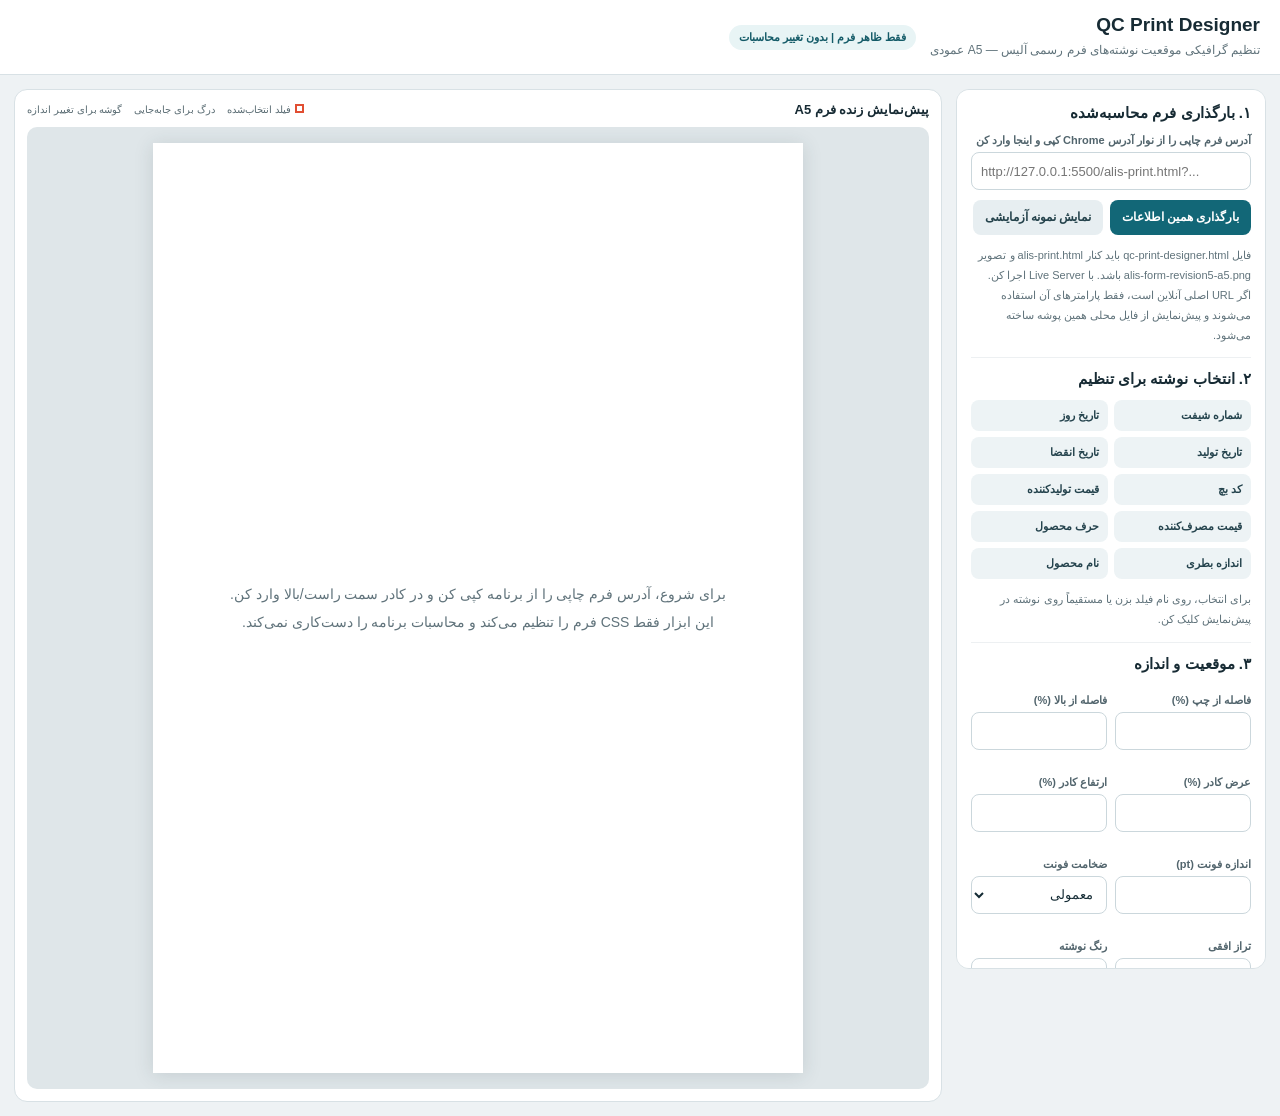
<file: qc-print-designer.html>
<!doctype html>
<html lang="fa" dir="rtl">
<head>
<meta charset="utf-8"><meta name="viewport" content="width=device-width,initial-scale=1">
<title>QC Print Designer — تنظیم فرم A5</title>
<style>
:root{color-scheme:light;--ink:#172b34;--muted:#60737b;--line:#d8e1e5;--brand:#126777;--soft:#edf4f6;--ok:#237447;--warn:#98631b}
*{box-sizing:border-box}body{margin:0;background:#eef2f4;color:var(--ink);font-family:Tahoma,Arial,sans-serif;font-size:14px}
header{background:#fff;border-bottom:1px solid var(--line);padding:14px 20px;display:flex;align-items:center;gap:14px;flex-wrap:wrap}header h1{font-size:19px;margin:0}header p{margin:4px 0 0;color:var(--muted);font-size:12px;line-height:1.7}.pill{background:#e8f4f5;color:#145b68;padding:6px 10px;border-radius:20px;font-size:11px;font-weight:bold}
main{display:grid;grid-template-columns:310px minmax(400px,1fr);gap:14px;padding:14px;max-width:1600px;margin:auto}.panel{background:#fff;border:1px solid var(--line);border-radius:13px;overflow:hidden}.side{padding:14px;align-self:start;position:sticky;top:10px;max-height:calc(100vh - 20px);overflow:auto}.side h2{font-size:15px;margin:0 0 12px}.group{border-top:1px solid #edf0f2;padding-top:12px;margin-top:12px}.group:first-of-type{border:0;padding:0;margin:0}.field{display:block;margin:9px 0}.field span{display:block;font-size:11px;color:#52656d;margin-bottom:5px;font-weight:bold}.field input,.field select,.field textarea{width:100%;height:38px;border:1px solid #cbd7dc;border-radius:8px;padding:7px 9px;background:white;color:#142b34;font:13px Tahoma,Arial}.field input:focus,.field select:focus{outline:2px solid #8bcbd2;border-color:#438d99}.two{display:grid;grid-template-columns:1fr 1fr;gap:8px}.btns{display:flex;gap:7px;flex-wrap:wrap;margin-top:10px}button{border:0;border-radius:8px;padding:10px 12px;background:var(--brand);color:white;font:700 12px Tahoma;cursor:pointer}button.secondary{background:#e7eef1;color:#25434c}button.warn{background:#fff1dc;color:#744b0b}button:disabled{opacity:.45;cursor:not-allowed}.hint{font-size:11px;color:var(--muted);line-height:1.8}.status{padding:9px 10px;border-radius:8px;background:#f1f6f7;font-size:11px;line-height:1.8;margin-top:10px}.workspace{padding:12px;min-width:0}.toolbar{display:flex;align-items:center;justify-content:space-between;gap:8px;flex-wrap:wrap;margin-bottom:10px}.toolbar strong{font-size:13px}.stage{background:#dfe6e9;border-radius:10px;padding:16px;display:flex;justify-content:center;align-items:flex-start;min-height:calc(100vh - 135px);overflow:auto}.frame-shell{width:min(100%,650px);height:930px;background:#fff;box-shadow:0 2px 18px #263b4625;position:relative;flex:0 0 auto}iframe{border:0;width:100%;height:100%;background:#fff}.empty{position:absolute;inset:0;display:flex;align-items:center;justify-content:center;text-align:center;padding:30px;background:#fff;z-index:3;line-height:2;color:#60737b}.empty.hidden{display:none}.element-list{display:grid;grid-template-columns:1fr 1fr;gap:6px}.element-list button{background:#edf3f5;color:#24434d;text-align:right;font-size:11px;padding:9px}.element-list button.active{background:#d4edf0;outline:2px solid #5babb5}.legend{display:flex;gap:12px;flex-wrap:wrap;font-size:10px;color:#5a6c73}.dot{display:inline-block;width:9px;height:9px;border:2px solid #e14e32;margin-left:4px}
@media(max-width:900px){main{grid-template-columns:1fr}.side{position:static;max-height:none}.stage{min-height:600px}.frame-shell{height:850px}}
</style></head><body>
<header><div><h1>QC Print Designer</h1><p>تنظیم گرافیکی موقعیت نوشته‌های فرم رسمی آلیس — A5 عمودی</p></div><span class="pill">فقط ظاهر فرم | بدون تغییر محاسبات</span></header>
<main>
<aside class="panel side">
<h2>۱. بارگذاری فرم محاسبه‌شده</h2>
<label class="field"><span>آدرس فرم چاپی را از نوار آدرس Chrome کپی و اینجا وارد کن</span><input id="sourceUrl" placeholder="http://127.0.0.1:5500/alis-print.html?..." dir="ltr"></label>
<div class="btns"><button id="loadUrl">بارگذاری همین اطلاعات</button><button class="secondary" id="demo">نمایش نمونه آزمایشی</button></div>
<p class="hint">فایل qc-print-designer.html باید کنار alis-print.html و تصویر alis-form-revision5-a5.png باشد. با Live Server اجرا کن. اگر URL اصلی آنلاین است، فقط پارامترهای آن استفاده می‌شوند و پیش‌نمایش از فایل محلی همین پوشه ساخته می‌شود.</p>
<div class="group"><h2>۲. انتخاب نوشته برای تنظیم</h2><div class="element-list" id="elements">
<button data-id="shift">شماره شیفت</button><button data-id="reportDate">تاریخ روز</button><button data-id="prodDate">تاریخ تولید</button><button data-id="expDate">تاریخ انقضا</button><button data-id="batch">کد بچ</button><button data-id="producer">قیمت تولیدکننده</button><button data-id="consumer">قیمت مصرف‌کننده</button><button data-id="letter">حرف محصول</button><button data-id="size">اندازه بطری</button><button data-id="product">نام محصول</button>
</div><p class="hint">برای انتخاب، روی نام فیلد بزن یا مستقیماً روی نوشته در پیش‌نمایش کلیک کن.</p></div>
<div class="group"><h2>۳. موقعیت و اندازه</h2><div class="two">
<label class="field"><span>فاصله از چپ (%)</span><input id="left" type="number" step="0.01"></label><label class="field"><span>فاصله از بالا (%)</span><input id="top" type="number" step="0.01"></label>
<label class="field"><span>عرض کادر (%)</span><input id="width" type="number" step="0.01" min="0.1"></label><label class="field"><span>ارتفاع کادر (%)</span><input id="height" type="number" step="0.01" min="0.1"></label>
<label class="field"><span>اندازه فونت (pt)</span><input id="fontSize" type="number" step="0.25" min="5" max="30"></label><label class="field"><span>ضخامت فونت</span><select id="fontWeight"><option value="400">معمولی</option><option value="700">ضخیم</option><option value="900">خیلی ضخیم</option></select></label>
<label class="field"><span>تراز افقی</span><select id="align"><option value="center">وسط</option><option value="right">راست</option><option value="left">چپ</option></select></label><label class="field"><span>رنگ نوشته</span><input id="color" type="color" value="#080808"></label>
</div><div class="btns"><button id="apply">اعمال مقادیر</button><button class="secondary" id="resetOne">بازنشانی این نوشته</button></div><p class="hint">روی نوشته انتخاب‌شده در صفحه بکش تا جابه‌جا شود. دستگیره گوشه پایین-چپ آن را برای تغییر اندازه بکش. تغییرات فقط در همین پیش‌نمایش اعمال می‌شوند.</p></div>
<div class="group"><h2>۴. خروجی تنظیمات</h2><div class="btns"><button id="copyCss">کپی CSS اصلاحات</button><button class="secondary" id="downloadCss">دانلود فایل CSS</button></div><div class="btns"><button class="secondary" id="downloadJson">ذخیره نسخه پشتیبان JSON</button><button class="warn" id="resetAll">بازنشانی همه</button></div><p class="hint">برای دائمی‌کردن تغییرات، CSS خروجی را در انتهای بخش style فایل alis-print.html و قبل از ‎&lt;/style&gt;‎ قرار بده. منطق محاسبات و دریافت قیمت را تغییر نده.</p><div class="status" id="status">ابتدا آدرس فرم چاپی را وارد و بارگذاری کن.</div></div>
</aside>
<section class="panel workspace"><div class="toolbar"><strong>پیش‌نمایش زنده فرم A5</strong><div class="legend"><span><i class="dot"></i>فیلد انتخاب‌شده</span><span>درگ برای جابه‌جایی</span><span>گوشه برای تغییر اندازه</span></div></div><div class="stage"><div class="frame-shell"><iframe id="preview" title="پیش‌نمایش فرم آلیس"></iframe><div class="empty" id="empty">برای شروع، آدرس فرم چاپی را از برنامه کپی کن و در کادر سمت راست/بالا وارد کن.<br>این ابزار فقط CSS فرم را تنظیم می‌کند و محاسبات برنامه را دست‌کاری نمی‌کند.</div></div></div></section>
</main>
<script>
(()=>{'use strict';
const $=id=>document.getElementById(id),frame=$('preview'),empty=$('empty');
const ids=['shift','reportDate','prodDate','expDate','batch','producer','consumer','letter','size','product'];
const labels={shift:'شماره شیفت',reportDate:'تاریخ روز',prodDate:'تاریخ تولید',expDate:'تاریخ انقضا',batch:'کد بچ',producer:'قیمت تولیدکننده',consumer:'قیمت مصرف‌کننده',letter:'حرف محصول',size:'اندازه بطری',product:'نام محصول'};
const defaults={shift:{left:3.72,top:11.90,width:43.37,height:3.42,fontSize:11.5,fontWeight:900,align:'center',color:'#080808'},reportDate:{left:61.11,top:11.90,width:13.82,height:3.42,fontSize:10.5,fontWeight:800,align:'center',color:'#080808'},prodDate:{left:61.01,top:19.20,width:35.65,height:6.18,fontSize:14.5,fontWeight:800,align:'center',color:'#080808'},expDate:{left:61.01,top:25.40,width:35.65,height:6.18,fontSize:14.5,fontWeight:800,align:'center',color:'#080808'},batch:{left:61.01,top:31.56,width:35.65,height:5.31,fontSize:14.5,fontWeight:800,align:'center',color:'#080808'},producer:{left:3.72,top:19.34,width:57.30,height:6.18,fontSize:16.5,fontWeight:700,align:'center',color:'#080808'},consumer:{left:3.72,top:25.72,width:57.30,height:5.85,fontSize:16.5,fontWeight:700,align:'center',color:'#080808'},letter:{left:33.75,top:42.58,width:27.26,height:4.63,fontSize:15.5,fontWeight:800,align:'center',color:'#080808'},size:{left:3.813,top:48.355,width:42.326,height:2.686,fontSize:13.5,fontWeight:900,align:'center',color:'#080808'},product:{left:59.676,top:48.355,width:13.537,height:2.686,fontSize:11.5,fontWeight:900,align:'center',color:'#080808'}};
let selected='product',current={},doc=null,paper=null,drag=null,handle=null;
const clone=o=>JSON.parse(JSON.stringify(o));
function setStatus(t){$('status').textContent=t}
function localSrc(search=''){return 'alis-print.html'+search}
function load(search){frame.src=localSrc(search);empty.classList.add('hidden');frame.onload=()=>{try{doc=frame.contentDocument;paper=doc.querySelector('#paper');if(!doc||!paper)throw Error('paper missing');inject();ids.forEach(id=>{const el=doc.getElementById(id);if(el){const cs=frame.contentWindow.getComputedStyle(el);current[id]={left:parseFloat(cs.left)/paper.clientWidth*100,top:parseFloat(cs.top)/paper.clientHeight*100,width:parseFloat(cs.width)/paper.clientWidth*100,height:parseFloat(cs.height)/paper.clientHeight*100,fontSize:parseFloat(cs.fontSize)*72/96,fontWeight:cs.fontWeight,align:cs.textAlign==='start'?'left':cs.textAlign,color:rgbToHex(cs.color)};}});select(selected);setStatus('فرم بارگذاری شد. یک فیلد را انتخاب کن و با ماوس جابه‌جا یا اندازه‌اش را تنظیم کن.');}catch(e){setStatus('خطا در بارگذاری فرم. مطمئن شو Live Server فعال است و فایل alis-print.html کنار Designer قرار دارد.')}}}
function rgbToHex(c){const m=c.match(/\d+/g);return m&&m.length>=3?'#'+m.slice(0,3).map(x=>(+x).toString(16).padStart(2,'0')).join(''):'#080808'}
function inject(){const style=doc.createElement('style');style.id='designer-style';style.textContent='.editor{display:none!important}body{padding:0!important;background:#dfe6e9!important}.paperwrap{margin:0 auto!important}.value.qcd-selected{outline:2px dashed #e14e32!important;outline-offset:-2px;cursor:move!important;overflow:visible!important;z-index:20!important}.value.qcd-selected:after{content:"";position:absolute;width:12px;height:12px;background:#e14e32;border:2px solid #fff;box-sizing:border-box;bottom:-5px;left:-5px;cursor:nwse-resize;z-index:30}.value.qcd-selected *{pointer-events:none!important}';doc.head.appendChild(style);ids.forEach(id=>{const el=doc.getElementById(id);if(!el)return;el.addEventListener('pointerdown',onDown);});doc.addEventListener('pointermove',onMove);doc.addEventListener('pointerup',onUp);doc.addEventListener('pointercancel',onUp);}
function select(id){if(!doc)return;selected=id;ids.forEach(k=>{const b=document.querySelector('[data-id="'+k+'"]');if(b)b.classList.toggle('active',k===id);const e=doc.getElementById(k);if(e)e.classList.toggle('qcd-selected',k===id)});const v=current[id]||clone(defaults[id]);for(const [k,field] of [['left','left'],['top','top'],['width','width'],['height','height'],['fontSize','fontSize'],['fontWeight','fontWeight'],['align','align'],['color','color']])$(field).value=v[k]??defaults[id][k];}
function readControls(){return {left:+$('left').value,top:+$('top').value,width:+$('width').value,height:+$('height').value,fontSize:+$('fontSize').value,fontWeight:$('fontWeight').value,align:$('align').value,color:$('color').value}}
function apply(id=selected){if(!doc)return;const v=readControls();current[id]=v;applyOne(id,v);select(id)}
function applyOne(id,v){const e=doc.getElementById(id);if(!e)return;for(const k of ['left','top','width','height'])e.style[k]=v[k]+'%';if(id==='product')e.dataset.baseFontPt=String(v.fontSize);e.style.fontSize=v.fontSize+'pt';e.style.fontWeight=v.fontWeight;e.style.textAlign=v.align;e.style.color=v.color;}
function onDown(ev){const el=ev.currentTarget;if(el.id!==selected)select(el.id);ev.preventDefault();const r=el.getBoundingClientRect(),isResize=ev.clientX<r.left+15&&ev.clientY>r.bottom-15;drag={mode:isResize?'resize':'move',id:el.id,startX:ev.clientX,startY:ev.clientY,base:clone(current[el.id]||defaults[el.id])};el.setPointerCapture?.(ev.pointerId)}
function onMove(ev){if(!drag||!paper)return;const rect=paper.getBoundingClientRect(),dx=(ev.clientX-drag.startX)/rect.width*100,dy=(ev.clientY-drag.startY)/rect.height*100,v=clone(drag.base);if(drag.mode==='move'){v.left=Math.max(0,Math.min(100-v.width,v.left+dx));v.top=Math.max(0,Math.min(100-v.height,v.top+dy))}else{v.width=Math.max(1,Math.min(100-v.left,v.width-dx));v.height=Math.max(.5,Math.min(100-v.top,v.height+dy))}current[drag.id]=v;applyOne(drag.id,v);if(drag.id===selected)for(const k of ['left','top','width','height'])$(k).value=v[k].toFixed(3)}
function onUp(){if(drag){setStatus('تغییر موقعیت اعمال شد. برای نگهداری، CSS اصلاحات را کپی یا دانلود کن.');drag=null}}
function cssText(){let out='/* QC Print Designer — CSS overrides */\n';ids.forEach(id=>{const v=current[id];if(!v)return;out+='#'+id+' {\n';out+=`  left: ${v.left.toFixed(3)}%;\n  top: ${v.top.toFixed(3)}%;\n  width: ${v.width.toFixed(3)}%;\n  height: ${v.height.toFixed(3)}%;\n  font-size: ${v.fontSize.toFixed(2)}pt;\n  font-weight: ${v.fontWeight};\n  text-align: ${v.align};\n  color: ${v.color};\n}\n`;});return out}
function download(name,content,type){const a=document.createElement('a'),u=URL.createObjectURL(new Blob([content],{type}));a.href=u;a.download=name;a.click();URL.revokeObjectURL(u)}
$('loadUrl').onclick=()=>{try{const u=new URL($('sourceUrl').value.trim());load(u.search)}catch(e){setStatus('آدرس کامل و معتبر فرم چاپی را وارد کن.')}};
$('demo').onclick=()=>{const q=new URLSearchParams({prod:'1405/08/14',exp:'1406/02/14',batch:'5ZH14E1',producer:'393100',consumer:'520000',shift:'3',letter:'E',size:'200',product:'شیر کم چرب ۲۰۰'});load('?'+q.toString())};
document.querySelectorAll('[data-id]').forEach(b=>b.onclick=()=>select(b.dataset.id));$('apply').onclick=()=>apply();$('resetOne').onclick=()=>{current[selected]=clone(defaults[selected]);applyOne(selected,current[selected]);select(selected)};$('resetAll').onclick=()=>{if(!doc)return;current=clone(defaults);ids.forEach(id=>applyOne(id,current[id]));select(selected);setStatus('همه موقعیت‌ها به مقادیر پایه فایل فعلی بازگشتند.')};
$('copyCss').onclick=async()=>{const t=cssText();try{await navigator.clipboard.writeText(t);setStatus('CSS اصلاحات کپی شد. در alis-print.html قبل از </style> قرار بده.')}catch(e){download('alis-print-overrides.css',t,'text/css');setStatus('دسترسی کپی فراهم نبود؛ فایل CSS دانلود شد.')}};
$('downloadCss').onclick=()=>download('alis-print-overrides.css',cssText(),'text/css');$('downloadJson').onclick=()=>download('qc-print-layout.json',JSON.stringify(current,null,2),'application/json');
$('preview').addEventListener('load',()=>{});
})();
</script></body></html>
</file>
<file: foodlab-theme.css>
/* FoodLab UI — visual layer only; business logic untouched */
:root{--bg:#edf7fa!important;--bg-2:#e3f2f6!important;--ink:#18394a!important;--paper:#fff!important;--muted:#65818d!important;--green:#1aa89a!important;--green-deep:#087e83!important;--green-soft:#e0f6f1!important;--blue:#43b8ce!important;--blue-soft:#e2f5fa!important;--yellow:#f3bc56!important;--yellow-soft:#fff6e3!important;--teal:#20b8c2!important;--teal-soft:#e0f7f8!important;--coral:#e7787e!important;--line:#d6e9ed!important;--glow:rgba(32,184,194,.14)!important;--border:1px solid #d6e9ed!important;--shadow:0 12px 30px rgba(23,91,110,.08)!important;--shadow-sm:0 5px 16px rgba(23,91,110,.06)!important}
:root[data-theme="dark"]{--bg:#10252f!important;--bg-2:#19333e!important;--ink:#e6f4f7!important;--paper:#1b3640!important;--muted:#aac4cb!important;--line:#35545e!important;--green:#24a99d!important;--blue:#267e95!important;--teal:#1c8791!important;--coral:#b65c67!important}
body{background:radial-gradient(circle at 8% 0%,rgba(45,193,205,.14),transparent 38%),var(--bg)!important;font-weight:600!important}
.shell{max-width:1100px!important;padding:26px clamp(16px,4vw,42px) 55px!important}
.topbar{background:var(--paper);padding:16px 20px;border:1px solid var(--line);border-radius:24px;box-shadow:var(--shadow-sm);margin-bottom:20px!important}
.brand-title h1,.topbar h1{color:var(--ink);letter-spacing:-.025em}
.icon-btn,.logo-badge,.badge{border:1px solid var(--line)!important;box-shadow:none!important;border-radius:14px!important}
.logo-badge,.logo-mark{background:#12aab4!important}
.info-pill,.today-strip,.panel,.gate-box{border:1px solid var(--line)!important;box-shadow:var(--shadow-sm)!important;border-radius:20px!important;background:var(--paper)!important}
.info-strip{gap:14px!important;margin-bottom:16px!important}
.info-pill{padding:17px!important;text-align:right!important}
.info-pill .n{color:#0c9eaa;font-size:22px!important}
.today-strip{padding:15px 18px!important;margin-bottom:18px!important}
.section-label{font-size:15px!important;color:var(--ink)!important;margin:24px 4px 14px!important}
.card{border:1px solid var(--line)!important;background:var(--paper)!important;color:var(--ink)!important;box-shadow:var(--shadow)!important;border-radius:22px!important;min-height:190px!important;padding:23px!important;margin-bottom:14px!important;transition:transform .18s ease,box-shadow .18s ease!important}
.card:hover{transform:translateY(-3px);box-shadow:0 17px 32px rgba(23,91,110,.12)!important}
.card:active{transform:scale(.99)!important}
.card h2{font-size:21px!important;color:var(--ink)!important}
.card p,.card.blue p,.card.coral p{color:var(--muted)!important;font-size:13px!important;max-width:100%!important}
.card-arrow{width:44px!important;height:44px!important;background:#e2f7f8!important;color:#078b98!important;border:0!important;border-radius:14px!important}
.card-tag{background:#eff9fb!important;border:0!important;color:#138d99!important;top:20px!important;left:20px!important}
.card.green{border-top:4px solid #1ba998!important}.card.blue{border-top:4px solid #42b6d0!important}.card.yellow{border-top:4px solid #efbc5c!important}.card.coral{border-top:4px solid #e77f8a!important}
button,.save-btn{box-shadow:none!important}button:focus-visible,[role="button"]:focus-visible{outline:3px solid #1aa9b8!important;outline-offset:3px}
@media(min-width:720px){#homeScreen{display:grid;grid-template-columns:repeat(2,minmax(0,1fr));gap:0 18px}#homeScreen>.topbar,#homeScreen>.info-strip,#homeScreen>.today-strip,#homeScreen>.announcement,#homeScreen>.section-label,#homeScreen>footer,#homeScreen>.copyright{grid-column:1/-1}#homeScreen>.card{margin-bottom:18px!important}}
@media(max-width:520px){.shell{padding:14px 14px 35px!important}.topbar{padding:12px!important}.card{min-height:158px!important}.card h2{font-size:19px!important}.info-pill .n{font-size:18px!important}}
@media(prefers-reduced-motion:reduce){*,*:before,*:after{transition:none!important;animation:none!important}}

/* Phase 2: shared application surfaces; no modifications to calculation logic */
@media screen {
  html {scroll-behavior:smooth}
  body {color:var(--ink);font-family:Vazirmatn,Tahoma,sans-serif}
  input:not([type=checkbox]):not([type=radio]),select,textarea {border-radius:12px;accent-color:#0fa9b5}
  input:focus-visible,select:focus-visible,textarea:focus-visible {outline:2px solid #20b8c2;outline-offset:2px}
  button,a,[role=button]{-webkit-tap-highlight-color:transparent}
  button{transition:filter .15s ease,transform .15s ease}
  button:hover{filter:brightness(1.035)}
  button:disabled{opacity:.6;cursor:not-allowed}
  table{border-collapse:separate;border-spacing:0}
  th{color:var(--ink)}
  td{border-color:var(--line)}
  ::selection{background:#b6e9ee;color:#143947}
}
@media(max-width:600px){input,select,textarea{font-size:16px}button{min-height:40px}}
@media print{body{background:white!important} .no-print{display:none!important}}


/* FoodLab Phase 3 — internal layouts and touch ergonomics (screen only) */
@media screen {
  body{line-height:1.65}
  .shell{width:min(100%,1180px);margin-inline:auto;box-sizing:border-box}
  .view .back-row,.back-row{display:flex;align-items:center;gap:12px;margin-block:0 20px}
  .view .card,.view .panel,.view .panel-card,.panel-card,.entry-card,.result-card{
    border:1px solid var(--line,#d6e9ed)!important;border-radius:20px!important;
    box-shadow:0 8px 24px rgba(23,91,110,.065)!important;
  }
  .view .card,.panel-card{background:var(--paper,#fff)!important;padding:clamp(16px,2.5vw,26px)!important;margin-bottom:16px}
  .card-label,.view-title{font-weight:800;letter-spacing:-.02em}
  .view .card-label{display:flex;align-items:center;gap:9px;margin-bottom:15px}
  .view .card-label:before{content:'';display:inline-block;width:5px;height:19px;background:#20b8c2;border-radius:8px;flex:none}
  .field-row{gap:8px;min-width:0}
  .field-input-wrap{min-width:0}
  input:not([type=checkbox]):not([type=radio]),select,textarea{max-width:100%;box-sizing:border-box;min-height:44px}
  .toolbar{display:flex;flex-wrap:wrap;gap:10px;margin-block:16px 22px}
  .toolbar>button{flex:1 1 155px;min-height:46px;border-radius:13px}
  .result-card{padding:clamp(20px,3vw,30px)!important;background:linear-gradient(135deg,#e9fafb,#fff)!important;border-color:#bde7eb!important}
  .result-value{font-variant-numeric:tabular-nums;overflow-wrap:anywhere}
  .entry-card{background:#fff!important;padding:18px!important;transition:box-shadow .2s ease,transform .2s ease}
  .entry-card:focus-visible{outline:3px solid #20b8c2;outline-offset:3px}
  .entry-icon{background:#e2f5fa;border-radius:16px}
  .progress-bar{overflow:hidden;border-radius:100px}
  .progress-fill{background:linear-gradient(90deg,#14a8b4,#52cbbb)}
  .back-btn,[data-back]{cursor:pointer}
  table{max-width:100%}
  .view :where(h1,h2,h3),.panel-card :where(h1,h2,h3){overflow-wrap:anywhere}
}
@media screen and (min-width:850px){
  #testView{max-width:900px;margin-inline:auto}
  #dailyView,#templatesView,#templateView{max-width:900px;margin-inline:auto}
}
@media screen and (max-width:640px){
  .shell{padding-inline:12px!important}
  .view .card,.panel-card{padding:16px!important;border-radius:17px!important}
  .entry-card{padding:14px!important}
  .toolbar{gap:8px}
  .toolbar>button{flex:1 1 100%;min-height:48px}
  .result-card{padding:18px!important}
  .back-row{gap:8px}
}
@media print{.result-card,.panel-card,.view .card{box-shadow:none!important}}

/* FoodLab Phase 4 — mobile-only usability safeguards; screen only */
@media screen and (max-width: 640px) {
  html { -webkit-text-size-adjust: 100%; }
  body { min-width: 0; }
  :where(.shell,.view,.panel,.panel-card,.card,.field-row,.field-input-wrap,.toolbar,.result-card,.entry-card) { min-width: 0; max-width: 100%; box-sizing: border-box; }
  :where(.shell,.view,.panel,.panel-card,.card,.entry-card) { overflow-wrap: break-word; }
  :where(input:not([type=checkbox]):not([type=radio]),select,textarea) { width: 100%; max-width: 100%; min-width: 0; font-size: 16px !important; }
  :where(button,.primary,.ghost,.save-btn,[role=button]) { min-height: 44px; touch-action: manipulation; }
  :where(.toolbar,.action-row,.button-row) { flex-wrap: wrap; }
  :where(.toolbar>button,.toolbar>a) { min-width: 0; }
  :where(table) { max-width: 100%; }
  :where(.table-wrap,.table-wrapper,.table-container,.history-table,.data-table-wrap) { max-width: 100%; overflow-x: auto; -webkit-overflow-scrolling: touch; }
  :where(.modal-box,[role=dialog]) { max-width: calc(100vw - 24px); max-height: calc(100dvh - 24px); overflow-y: auto; box-sizing: border-box; }
  :where(.result-value,.result-sec-value,.history-entry) { overflow-wrap: anywhere; }
}
@media screen and (max-width: 380px) {
  .shell { padding-inline: 10px !important; }
  .topbar { gap: 8px; }
  .view .card,.panel-card { padding: 14px !important; }
}
@media screen and (prefers-reduced-motion: reduce) { html { scroll-behavior: auto; } }
</file>
<file: foodlab-design-system.css>
/* FoodLab UI/UX Design System — Phase A
   Shared visual foundation. Keep all business logic and print geometry separate. */
:root {
  color-scheme: light;
  --fl-bg: #f1f8fb;
  --fl-bg-soft: #e7f4f8;
  --fl-surface: #ffffff;
  --fl-surface-soft: #f7fbfd;
  --fl-ink: #17354b;
  --fl-muted: #688393;
  --fl-line: #dcebf1;
  --fl-primary: #123c59;
  --fl-teal: #16b7c4;
  --fl-teal-deep: #087e8b;
  --fl-teal-soft: #e0f7f9;
  --fl-blue: #3c9bd5;
  --fl-blue-soft: #e8f4fd;
  --fl-green: #2fbe91;
  --fl-green-soft: #e4f8ef;
  --fl-amber: #f4bf45;
  --fl-amber-soft: #fff5dc;
  --fl-red: #ee6875;
  --fl-red-soft: #fff0f1;
  --fl-violet: #8b7ce8;
  --fl-violet-soft: #f0edff;
  --fl-shadow: 0 10px 28px rgba(27, 86, 111, .075);
  --fl-shadow-hover: 0 15px 34px rgba(27, 86, 111, .12);
  --fl-radius-sm: 12px;
  --fl-radius-md: 18px;
  --fl-radius-lg: 24px;
  --fl-radius-xl: 30px;
  --fl-space-1: 4px;
  --fl-space-2: 8px;
  --fl-space-3: 12px;
  --fl-space-4: 16px;
  --fl-space-5: 20px;
  --fl-space-6: 24px;
  --fl-space-7: 32px;
  --bg: var(--fl-bg) !important;
  --bg-2: var(--fl-bg-soft) !important;
  --paper: var(--fl-surface) !important;
  --panel: var(--fl-surface) !important;
  --panel-2: var(--fl-surface-soft) !important;
  --ink: var(--fl-ink) !important;
  --muted: var(--fl-muted) !important;
  --line: var(--fl-line) !important;
  --frame-line: var(--fl-line) !important;
  --border: 1px solid var(--fl-line) !important;
  --shadow: var(--fl-shadow) !important;
  --shadow-sm: 0 4px 14px rgba(27, 86, 111, .06) !important;
  --green: var(--fl-teal) !important;
  --green-deep: var(--fl-teal-deep) !important;
  --green-soft: var(--fl-teal-soft) !important;
  --blue: var(--fl-blue) !important;
  --blue-soft: var(--fl-blue-soft) !important;
  --teal: var(--fl-teal) !important;
  --teal-soft: var(--fl-teal-soft) !important;
  --yellow: var(--fl-amber) !important;
  --yellow-soft: var(--fl-amber-soft) !important;
  --coral: var(--fl-red) !important;
  --accent: var(--fl-teal) !important;
  --accent-dark: var(--fl-teal-deep) !important;
  --accent-bright: #4ccad2 !important;
  --accent-soft: var(--fl-teal-soft) !important;
  --ok: #16875f !important;
  --ok-soft: var(--fl-green-soft) !important;
  --amber: #9a6908 !important;
  --amber-soft: var(--fl-amber-soft) !important;
  --chip: var(--fl-surface-soft) !important;
  --frame: transparent !important;
  --glow: rgba(22, 183, 196, .12) !important;
}
:root[data-theme="dark"] {
  color-scheme: dark;
  --fl-bg: #102631;
  --fl-bg-soft: #173743;
  --fl-surface: #193743;
  --fl-surface-soft: #203f4b;
  --fl-ink: #e8f5f8;
  --fl-muted: #aac4cc;
  --fl-line: #345561;
  --fl-primary: #dff7fa;
  --fl-teal: #37c5ce;
  --fl-teal-deep: #7ce1e5;
  --fl-teal-soft: #214a54;
  --fl-blue: #61b8e8;
  --fl-blue-soft: #203f53;
  --fl-green: #54d1a8;
  --fl-green-soft: #1d493d;
  --fl-amber: #f2c55e;
  --fl-amber-soft: #4c4027;
  --fl-red: #f28c95;
  --fl-red-soft: #4a3039;
  --fl-violet: #b4a8ff;
  --fl-violet-soft: #35304f;
  --fl-shadow: 0 10px 28px rgba(0, 0, 0, .18);
  --fl-shadow-hover: 0 15px 34px rgba(0, 0, 0, .25);
  --bg: var(--fl-bg) !important;
  --bg-2: var(--fl-bg-soft) !important;
  --paper: var(--fl-surface) !important;
  --panel: var(--fl-surface) !important;
  --panel-2: var(--fl-surface-soft) !important;
  --ink: var(--fl-ink) !important;
  --muted: var(--fl-muted) !important;
  --line: var(--fl-line) !important;
  --frame-line: var(--fl-line) !important;
  --border: 1px solid var(--fl-line) !important;
  --shadow: var(--fl-shadow) !important;
  --shadow-sm: 0 4px 14px rgba(0, 0, 0, .15) !important;
  --green: var(--fl-teal) !important;
  --green-deep: var(--fl-teal-deep) !important;
  --green-soft: var(--fl-teal-soft) !important;
  --blue: var(--fl-blue) !important;
  --blue-soft: var(--fl-blue-soft) !important;
  --teal: var(--fl-teal) !important;
  --teal-soft: var(--fl-teal-soft) !important;
  --yellow: var(--fl-amber) !important;
  --yellow-soft: var(--fl-amber-soft) !important;
  --coral: var(--fl-red) !important;
  --accent: var(--fl-teal) !important;
  --accent-dark: var(--fl-teal-deep) !important;
  --accent-bright: #4ccad2 !important;
  --accent-soft: var(--fl-teal-soft) !important;
  --ok: #74e0b8 !important;
  --ok-soft: var(--fl-green-soft) !important;
  --amber: #f4d17b !important;
  --amber-soft: var(--fl-amber-soft) !important;
  --chip: var(--fl-surface-soft) !important;
  --glow: rgba(55, 197, 206, .08) !important;
}
* { box-sizing: border-box; }
html { scroll-behavior: smooth; }
body:not(.print-preview-page) {
  background: radial-gradient(ellipse at 72% -12%, rgba(68, 199, 213, .12), transparent 34%), var(--fl-bg) !important;
  color: var(--fl-ink) !important;
  font-family: Vazirmatn, Tahoma, sans-serif !important;
  font-weight: 500 !important;
  line-height: 1.65;
  -webkit-font-smoothing: antialiased;
}
body:not(.print-preview-page) :where(h1,h2,h3,h4,p,label,small) { overflow-wrap: anywhere; }
body:not(.print-preview-page) :where(button,a,input,select,textarea,[role="button"]) { -webkit-tap-highlight-color: transparent; }
body:not(.print-preview-page) :where(button,a,[role="button"]):focus-visible { outline: 3px solid var(--fl-teal) !important; outline-offset: 3px; }
body:not(.print-preview-page) .shell { width: min(100%, 1180px); max-width: 1180px !important; margin-inline: auto; padding: clamp(14px, 3vw, 30px) clamp(12px, 3vw, 30px) 56px !important; }
body:not(.print-preview-page) :where(.topbar,.panel,.panel-card,.entry-card,.result-card,.hero-panel,.gate-box,.today-strip,.info-pill,.settings-list,.quick-card,.history-entry,.tpl-card,.test-card,.confirm-box,.modal-box) {
  border: 1px solid var(--fl-line) !important;
  border-radius: var(--fl-radius-md) !important;
  box-shadow: var(--fl-shadow) !important;
}
body:not(.print-preview-page) :where(.panel,.panel-card,.entry-card,.gate-box,.modal-box,.settings-list,.quick-card,.tpl-card,.test-card,.confirm-box) { background: var(--fl-surface) !important; color: var(--fl-ink) !important; }
body:not(.print-preview-page) .topbar { background: rgba(255,255,255,.92) !important; color: var(--fl-ink) !important; }
:root[data-theme="dark"] body:not(.print-preview-page) .topbar { background: rgba(25,55,67,.94) !important; }
body:not(.print-preview-page) :where(.card,.quick-card,.entry-card,.test-card,.tpl-card) { transition: transform .18s ease, box-shadow .18s ease, border-color .18s ease; }
body:not(.print-preview-page) :where(.card,.quick-card,.entry-card,.test-card,.tpl-card):hover { box-shadow: var(--fl-shadow-hover) !important; }
body:not(.print-preview-page) :where(button,.primary,.ghost,.danger-ghost,.save-btn,.modal-close,.back-btn,.icon-btn,.order-btn,.nav-item,.entry-arrow,.test-arrow) {
  font-family: Vazirmatn, Tahoma, sans-serif !important;
  border-radius: var(--fl-radius-sm) !important;
  box-shadow: none !important;
  transition: background-color .16s ease, color .16s ease, border-color .16s ease, transform .16s ease, filter .16s ease;
}
body:not(.print-preview-page) :where(.primary,.save-btn,.modal-close:not(.modal-secondary),button.primary,button.save-btn) { background: var(--fl-teal) !important; color: #fff !important; border: 1px solid var(--fl-teal) !important; font-weight: 700; }
body:not(.print-preview-page) :where(.ghost,.danger-ghost,.modal-secondary) { background: var(--fl-surface-soft) !important; color: var(--fl-ink) !important; border: 1px solid var(--fl-line) !important; }
body:not(.print-preview-page) :where(.danger-ghost) { background: var(--fl-red-soft) !important; color: #a63c4c !important; border-color: #f3cbd0 !important; }
body:not(.print-preview-page) :where(button,.primary,.ghost,.danger-ghost,.save-btn,.modal-close,.back-btn):hover { filter: brightness(1.025); }
body:not(.print-preview-page) :where(button,.primary,.ghost,.danger-ghost,.save-btn,.modal-close,.back-btn):active { transform: translateY(1px); }
body:not(.print-preview-page) :where(input:not([type="checkbox"]):not([type="radio"]),select,textarea) {
  min-width: 0; max-width: 100%; min-height: 44px; border: 1px solid #cbdfe7 !important; border-radius: 12px !important;
  background: var(--fl-surface-soft) !important; color: var(--fl-ink) !important; font: 500 15px/1.5 Vazirmatn,Tahoma,sans-serif !important;
  padding: 10px 12px !important; box-shadow: none !important;
}
body:not(.print-preview-page) textarea { min-height: 92px; }
body:not(.print-preview-page) :where(input,select,textarea):focus { outline: 2px solid var(--fl-teal) !important; outline-offset: 1px; border-color: var(--fl-teal) !important; }
body:not(.print-preview-page) :where(input[type="checkbox"],input[type="radio"]) { accent-color: var(--fl-teal); }
body:not(.print-preview-page) table { border-collapse: separate; border-spacing: 0; width: 100%; }
body:not(.print-preview-page) :where(th,td) { border-color: var(--fl-line) !important; }
body:not(.print-preview-page) th { background: var(--fl-surface-soft); color: var(--fl-muted) !important; font-weight: 700; }
body:not(.print-preview-page) td { color: var(--fl-ink); }
body:not(.print-preview-page) :where(.modal-overlay,.confirm-overlay,.drawer-overlay,.compare-overlay) { background: rgba(10, 31, 43, .48) !important; backdrop-filter: blur(4px); }
body:not(.print-preview-page) :where(.modal-box,.confirm-box) { background: var(--fl-surface) !important; }
body:not(.print-preview-page) :where(.result-card) { background: linear-gradient(135deg, var(--fl-teal-soft), var(--fl-surface)) !important; border-color: #bde7eb !important; }
body:not(.print-preview-page) :where(.status-badge.pass,.badge.pass,.pass) { background: var(--fl-green-soft); color: #16875f; }
body:not(.print-preview-page) :where(.status-badge.fail,.badge.fail,.fail) { background: var(--fl-red-soft); color: #a63c4c; }
body:not(.print-preview-page) :where(.status-badge.pending,.pending) { background: var(--fl-amber-soft); color: #94650c; }
body:not(.print-preview-page) .announcement { background: var(--fl-amber-soft) !important; color: #74520b !important; border: 1px solid #f2dfac !important; border-radius: 14px !important; padding: 12px 15px !important; box-shadow: none !important; }
body:not(.print-preview-page) .app-view { background: var(--fl-bg) !important; }
body:not(.print-preview-page) .app-view-bar { background: var(--fl-surface) !important; border-bottom: 1px solid var(--fl-line) !important; box-shadow: 0 4px 16px rgba(27,86,111,.04); padding: 12px 16px !important; }
body:not(.print-preview-page) .app-view-bar .back-btn { background: var(--fl-teal-soft) !important; color: var(--fl-teal-deep) !important; border: 1px solid var(--fl-line) !important; width: 42px; height: 42px; }
body:not(.print-preview-page) .app-view-title { font-size: 16px !important; color: var(--fl-ink) !important; }
body:not(.print-preview-page) .app-view iframe { background: var(--fl-bg) !important; }
body:not(.print-preview-page) .copyright { border-color: var(--fl-line) !important; }
body:not(.print-preview-page) .section-label { color: var(--fl-ink) !important; }
body:not(.print-preview-page) .field-unit { color: var(--fl-muted) !important; }
body:not(.print-preview-page) .progress-bar { background: var(--fl-bg-soft) !important; }
body:not(.print-preview-page) .progress-fill { background: linear-gradient(90deg,var(--fl-teal),#62d1ce) !important; }

/* Phase A dashboard shell */
#homeScreen.fl-app-shell {
  display: grid;
  grid-template-columns: 258px minmax(0, 1fr);
  width: 100%; max-width: none; min-height: 100vh; margin: 0; padding: 0 !important;
  gap: 0; align-items: stretch; background: transparent;
}
.fl-sidebar { position: sticky; top: 0; align-self: start; height: 100vh; min-height: 640px; padding: 26px 18px 18px; background: rgba(255,255,255,.88); border-left: 1px solid var(--fl-line); display: flex; flex-direction: column; gap: 26px; z-index: 5; backdrop-filter: blur(18px); }
:root[data-theme="dark"] .fl-sidebar { background: rgba(25,55,67,.95); }
.fl-brand { display: flex; align-items: center; gap: 12px; min-width: 0; padding: 0 5px; }
.fl-brand-mark { width: 54px; height: 54px; border-radius: 17px; display: grid; place-items: center; color: white; background: linear-gradient(145deg,#29c6ce,#078d9c); box-shadow: 0 9px 20px rgba(22,183,196,.22); flex: 0 0 auto; }
.fl-brand-mark svg { width: 34px; height: 34px; }
.fl-brand-copy { min-width: 0; }
.fl-brand-title { font-size: 21px; line-height: 1.15; font-weight: 900; letter-spacing: -.04em; color: var(--fl-primary); white-space: nowrap; }
.fl-brand-sub { font-family: Arial,sans-serif; font-size: 9px; font-weight: 700; letter-spacing: .08em; color: var(--fl-muted); margin-top: 5px; white-space: nowrap; }
.fl-nav { display: flex; flex-direction: column; gap: 7px; }
.fl-nav-caption { padding: 0 12px 5px; color: var(--fl-muted); font-size: 11px; font-weight: 800; }
.fl-nav-item { appearance: none; display: flex; align-items: center; gap: 12px; width: 100%; min-height: 48px; padding: 11px 13px; text-align: right; text-decoration: none; color: var(--fl-ink); background: transparent !important; border: 1px solid transparent !important; border-radius: 14px !important; font: 700 13px/1.5 Vazirmatn,Tahoma,sans-serif; cursor: pointer; }
.fl-nav-item svg { width: 20px; height: 20px; flex: 0 0 auto; color: var(--fl-muted); }
.fl-nav-item:hover { background: var(--fl-surface-soft) !important; border-color: var(--fl-line) !important; }
.fl-nav-item.active { background: linear-gradient(105deg,#2bc4cd,#0daab9) !important; color: #fff !important; border-color: transparent !important; box-shadow: 0 8px 18px rgba(22,183,196,.18) !important; }
.fl-nav-item.active svg { color: #fff; }
.fl-nav-separator { height: 1px; background: var(--fl-line); margin: 9px 8px; }
.fl-sidebar-footer { margin-top: auto; display: flex; align-items: center; gap: 10px; border: 1px solid var(--fl-line); background: var(--fl-surface); border-radius: 16px; padding: 12px; }
.fl-user-avatar { width: 38px; height: 38px; border-radius: 50%; background: var(--fl-teal-soft); display: grid; place-items: center; color: var(--fl-teal-deep); flex: 0 0 auto; }
.fl-user-avatar svg { width: 20px; height: 20px; }
.fl-user-copy { min-width: 0; flex: 1; }
.fl-user-title { font-size: 12px; font-weight: 800; }
.fl-user-sub { font-size: 10px; color: var(--fl-muted); margin-top: 1px; }
.fl-main { min-width: 0; padding: clamp(18px, 2.8vw, 34px); max-width: 1760px; width: 100%; margin-inline: auto; }
.fl-page-header { display: flex; align-items: center; justify-content: space-between; gap: 18px; margin-bottom: 25px; min-width: 0; }
.fl-welcome { min-width: 0; }
.fl-eyebrow { color: var(--fl-teal-deep); font-size: 11px; font-weight: 800; letter-spacing: .02em; margin-bottom: 4px; }
.fl-welcome h1 { margin: 0; font-size: clamp(22px,2vw,30px); line-height: 1.3; font-weight: 900; color: var(--fl-primary); letter-spacing: -.035em; }
.fl-welcome p { margin: 6px 0 0; font-size: 13px; color: var(--fl-muted); font-weight: 500; }
.fl-header-actions { display: flex; align-items: center; gap: 10px; flex: 0 0 auto; }
.fl-date-chip { display: flex; align-items: center; gap: 10px; padding: 10px 14px; border: 1px solid var(--fl-line); border-radius: 15px; background: rgba(255,255,255,.8); color: var(--fl-ink); min-width: 170px; }
:root[data-theme="dark"] .fl-date-chip { background: var(--fl-surface); }
.fl-date-chip svg { width: 23px; height: 23px; color: var(--fl-teal-deep); flex: 0 0 auto; }
.fl-date-weekday { font-size: 11px; font-weight: 800; }
.fl-date-value { font-size: 10px; color: var(--fl-muted); margin-top: 1px; }
.fl-icon-action { width: 44px; height: 44px; display: grid; place-items: center; background: var(--fl-surface) !important; color: var(--fl-teal-deep) !important; border: 1px solid var(--fl-line) !important; border-radius: 14px !important; cursor: pointer; }
.fl-icon-action svg { width: 20px; height: 20px; }
.fl-section-head { display: flex; align-items: center; justify-content: space-between; gap: 12px; margin: 26px 0 13px; }
.fl-section-title { display: flex; align-items: center; gap: 9px; margin: 0; font-size: 16px; font-weight: 900; color: var(--fl-primary); }
.fl-section-title svg { width: 20px; height: 20px; color: var(--fl-teal-deep); }
.fl-section-hint { color: var(--fl-muted); font-size: 11px; }
.fl-stat-grid { display: grid; grid-template-columns: repeat(4,minmax(0,1fr)); gap: 14px; }
.fl-stat-card { position: relative; overflow: hidden; display: flex; align-items: center; gap: 13px; min-width: 0; min-height: 122px; padding: 19px; background: var(--fl-surface); border: 1px solid var(--fl-line); border-radius: 21px; box-shadow: var(--fl-shadow); }
.fl-stat-icon { width: 54px; height: 54px; display: grid; place-items: center; border-radius: 17px; flex: 0 0 auto; }
.fl-stat-icon svg { width: 27px; height: 27px; }
.fl-stat-icon.cyan { background: var(--fl-teal-soft); color: var(--fl-teal-deep); }
.fl-stat-icon.green { background: var(--fl-green-soft); color: #16875f; }
.fl-stat-icon.amber { background: var(--fl-amber-soft); color: #a36e09; }
.fl-stat-icon.violet { background: var(--fl-violet-soft); color: var(--fl-violet); }
.fl-stat-copy { min-width: 0; }
.fl-stat-value { font-size: clamp(23px,2.2vw,31px); line-height: 1.2; font-weight: 900; color: var(--fl-primary); font-variant-numeric: tabular-nums; }
.fl-stat-label { color: var(--fl-muted); font-size: 11px; line-height: 1.6; margin-top: 5px; font-weight: 600; }
.fl-stat-note { font-size: 10px; color: var(--fl-teal-deep); margin-top: 7px; }
.fl-tools-grid { display: grid; grid-template-columns: repeat(4,minmax(0,1fr)); gap: 14px; }
.fl-tool-card { min-width: 0; width: 100%; display: flex; flex-direction: column; align-items: flex-start; text-align: right; padding: 20px 19px 17px !important; background: var(--fl-surface) !important; border: 1px solid var(--fl-line) !important; border-radius: 21px !important; color: var(--fl-ink) !important; cursor: pointer; }
.fl-tool-card:hover { transform: translateY(-3px); border-color: #b7e3e8 !important; box-shadow: var(--fl-shadow-hover) !important; }
.fl-tool-icon { width: 64px; height: 64px; border-radius: 50%; display: grid; place-items: center; align-self: center; margin-bottom: 14px; }
.fl-tool-icon svg { width: 31px; height: 31px; }
.fl-tool-icon.cyan { background: var(--fl-blue-soft); color: #2796cf; }
.fl-tool-icon.mint { background: var(--fl-green-soft); color: #22ae9a; }
.fl-tool-icon.violet { background: var(--fl-violet-soft); color: #7968d7; }
.fl-tool-icon.orange { background: #fff0e6; color: #e58b4a; }
.fl-tool-title { font-size: 14px; font-weight: 900; line-height: 1.5; width: 100%; }
.fl-tool-desc { font-size: 11px; color: var(--fl-muted); line-height: 1.8; font-weight: 500; margin-top: 5px; min-height: 38px; width: 100%; }
.fl-tool-foot { display: flex; align-items: center; justify-content: space-between; width: 100%; margin-top: 13px; }
.fl-tool-foot span { font-size: 10px; color: var(--fl-muted); font-weight: 700; }
.fl-tool-arrow { width: 29px; height: 29px; border-radius: 50%; display: grid; place-items: center; color: var(--fl-teal-deep); background: var(--fl-teal-soft); }
.fl-tool-arrow svg { width: 16px; height: 16px; }
.fl-lower-grid { display: grid; grid-template-columns: minmax(0,1.15fr) minmax(300px,.85fr); gap: 17px; margin-top: 19px; }
.fl-panel { min-width: 0; padding: 20px; background: var(--fl-surface); border: 1px solid var(--fl-line); border-radius: 22px; box-shadow: var(--fl-shadow); }
.fl-panel-header { display: flex; align-items: center; justify-content: space-between; gap: 12px; margin-bottom: 15px; }
.fl-panel-title { margin: 0; font-size: 15px; font-weight: 900; display: flex; align-items: center; gap: 9px; color: var(--fl-primary); }
.fl-panel-title svg { width: 19px; height: 19px; color: var(--fl-teal-deep); }
.fl-panel-sub { color: var(--fl-muted); font-size: 10px; margin-top: 4px; }
.fl-activity-list { display: flex; flex-direction: column; }
.fl-activity-item { display: grid; grid-template-columns: 38px minmax(0,1fr) auto; align-items: center; gap: 11px; padding: 12px 0; border-top: 1px solid var(--fl-line); min-width: 0; }
.fl-activity-item:first-child { border-top: 0; }
.fl-activity-icon { width: 38px; height: 38px; border-radius: 12px; display: grid; place-items: center; background: var(--fl-teal-soft); color: var(--fl-teal-deep); }
.fl-activity-icon svg { width: 19px; height: 19px; }
.fl-activity-copy { min-width: 0; }
.fl-activity-title { font-size: 12px; font-weight: 800; line-height: 1.5; color: var(--fl-ink); }
.fl-activity-detail { font-size: 10px; color: var(--fl-muted); line-height: 1.7; margin-top: 2px; overflow-wrap: anywhere; }
.fl-activity-time { font-size: 9px; color: var(--fl-muted); white-space: nowrap; }
.fl-empty { display: flex; flex-direction: column; align-items: center; justify-content: center; gap: 7px; min-height: 155px; padding: 20px; text-align: center; color: var(--fl-muted); font-size: 12px; }
.fl-empty svg { width: 30px; height: 30px; color: #7abec7; }
.fl-empty strong { color: var(--fl-ink); font-size: 12px; }
.fl-chart-bars { display: grid; grid-template-columns: repeat(7,minmax(0,1fr)); gap: 9px; align-items: end; min-height: 176px; padding: 10px 0 0; border-bottom: 1px solid var(--fl-line); background: repeating-linear-gradient(to bottom, transparent 0, transparent 39px, var(--fl-line) 40px, transparent 41px); }
.fl-chart-day { display: flex; flex-direction: column; justify-content: end; align-items: center; gap: 8px; height: 164px; min-width: 0; }
.fl-chart-count { font-size: 10px; color: var(--fl-muted); font-variant-numeric: tabular-nums; }
.fl-chart-track { width: min(28px,80%); height: 112px; display: flex; align-items: end; border-radius: 8px 8px 2px 2px; background: rgba(22,183,196,.07); overflow: hidden; }
.fl-chart-bar { width: 100%; min-height: 0; border-radius: 8px 8px 2px 2px; background: linear-gradient(180deg,#50d0d5,#16b7c4); transition: height .3s ease; }
.fl-chart-label { font-size: 9px; color: var(--fl-muted); white-space: nowrap; }
.fl-chart-legend { display: flex; align-items: center; gap: 7px; color: var(--fl-muted); font-size: 10px; margin-top: 13px; }
.fl-legend-dot { width: 8px; height: 8px; border-radius: 50%; background: var(--fl-teal); }
.fl-backup-panel { display: flex; align-items: center; justify-content: space-between; gap: 18px; margin-top: 18px; padding: 17px 20px; border: 1px solid #c9e8ed; background: linear-gradient(110deg,var(--fl-teal-soft),var(--fl-surface)); border-radius: 20px; }
.fl-backup-copy { display: flex; align-items: center; gap: 12px; min-width: 0; }
.fl-backup-icon { width: 43px; height: 43px; flex: 0 0 auto; display: grid; place-items: center; border-radius: 14px; color: var(--fl-teal-deep); background: var(--fl-surface); }
.fl-backup-icon svg { width: 22px; height: 22px; }
.fl-backup-title { font-size: 12px; font-weight: 900; }
.fl-backup-desc { font-size: 10px; color: var(--fl-muted); line-height: 1.7; margin-top: 3px; }
.fl-backup-actions { display: flex; gap: 8px; flex: 0 0 auto; }
.fl-backup-actions button { min-height: 40px; padding: 8px 13px; font-size: 11px; }
.fl-footer-note { color: var(--fl-muted); font-size: 10px; text-align: center; line-height: 1.8; padding: 18px 8px 4px; }
.fl-footer-note a { color: var(--fl-teal-deep); text-decoration: none; }


/* Shared treatment for legacy subpage structures; page-specific flows remain intact. */
body:not(.print-preview-page) main:not(.fl-main):not(.paper) {
  width: min(calc(100% - 28px), 860px) !important;
  max-width: 860px !important;
  margin: clamp(18px, 4vh, 42px) auto !important;
  padding: clamp(18px, 3.5vw, 34px) !important;
  background: var(--fl-surface) !important;
  color: var(--fl-ink) !important;
  border: 1px solid var(--fl-line) !important;
  border-radius: 24px !important;
  box-shadow: var(--fl-shadow) !important;
}
body:not(.print-preview-page) :where(.hero,.hero-panel) {
  background: linear-gradient(125deg, var(--fl-surface), var(--fl-teal-soft)) !important;
  color: var(--fl-ink) !important;
  border: 1px solid var(--fl-line) !important;
  border-radius: 22px !important;
  box-shadow: var(--fl-shadow) !important;
}
body:not(.print-preview-page) :where(.hero h1,.hero h2,.hero .hero-greet,.hero-panel h1,.hero-panel h2,.hero-panel .hero-greet) { color: var(--fl-primary) !important; }
body:not(.print-preview-page) :where(.hero p,.hero .hero-sub,.hero-panel p,.hero-panel .hero-sub) { color: var(--fl-muted) !important; }
body:not(.print-preview-page) :where(.hero-eyebrow,.hero .hero-eyebrow) { color: var(--fl-teal-deep) !important; }
body:not(.print-preview-page) :where(.hero-headline,.hero-price-value) { color: var(--fl-primary) !important; }
body:not(.print-preview-page) .hero-headline.amber { color: #a36e09 !important; }
body:not(.print-preview-page) :where(.hero-price-label,.hero-sub) { color: var(--fl-muted) !important; }
body:not(.print-preview-page) .hero-divider { background: var(--fl-line) !important; }
body:not(.print-preview-page) .hero-batch { background: var(--fl-surface-soft) !important; color: var(--fl-muted) !important; border-color: var(--fl-line) !important; }
body:not(.print-preview-page) .hero-wave { display: none !important; }
body:not(.print-preview-page) :where(.stat-card,.stat-pill,.stat-pills .stat-pill,.stat-tile,.kpi-card) {
  background: var(--fl-surface) !important;
  color: var(--fl-ink) !important;
  border: 1px solid var(--fl-line) !important;
  border-radius: 17px !important;
  box-shadow: var(--fl-shadow) !important;
}
body:not(.print-preview-page) :where(.field,.form-field,.input-group,.form-group) { min-width: 0; }
body:not(.print-preview-page) :where(.field label,.form-field label,.input-group label,.form-group label) { color: var(--fl-muted) !important; font-weight: 700 !important; }
body:not(.print-preview-page) :where(.section-title,.panel-title,.block-title) { color: var(--fl-primary) !important; }
body:not(.print-preview-page) :where(.chip,.pill,.badge,.status-pill) { border-radius: 999px !important; }
body:not(.print-preview-page) :where(.list-row,.history-row,.record-row,.order-row) { border-color: var(--fl-line) !important; }

/* Print preview: style only its on-screen controls; never change A5 paper geometry. */
@media screen {
  body.print-preview-page { background: #eef6f9; color: #17354b; }
  body.print-preview-page .toolbar { max-width: 900px; padding: 18px 16px 12px; }
  body.print-preview-page .toolbar h1 { color: #17354b; font-weight: 900; }
  body.print-preview-page .toolbar button, body.print-preview-page .toolbar a.btn { border: 1px solid #dcebf1; border-radius: 12px; box-shadow: none; background: #16b7c4; color: #fff; }
  body.print-preview-page .toolbar a.btn { background: #fff; color: #17354b; }
  body.print-preview-page .note { max-width: 900px; color: #688393; }
  body.print-preview-page .paper { box-shadow: 0 10px 30px rgba(27,86,111,.18); }
}
@media (max-width: 1100px) {
  .fl-stat-grid { grid-template-columns: repeat(2,minmax(0,1fr)); }
  .fl-tools-grid { grid-template-columns: repeat(2,minmax(0,1fr)); }
}
@media (max-width: 760px) {
  #homeScreen.fl-app-shell { display: block; }
  .fl-sidebar { position: relative; height: auto; min-height: 0; padding: 14px 14px 9px; gap: 12px; border-left: 0; border-bottom: 1px solid var(--fl-line); }
  .fl-brand { padding: 0 2px; }
  .fl-brand-mark { width: 42px; height: 42px; border-radius: 13px; }
  .fl-brand-mark svg { width: 27px; height: 27px; }
  .fl-brand-title { font-size: 18px; }
  .fl-brand-sub { font-size: 8px; }
  .fl-nav { flex-direction: row; gap: 7px; overflow-x: auto; padding: 1px 0 5px; scrollbar-width: thin; }
  .fl-nav-caption,.fl-nav-separator,.fl-sidebar-footer { display: none; }
  .fl-nav-item { width: auto; min-width: max-content; min-height: 40px; padding: 8px 11px; gap: 7px; font-size: 11px; }
  .fl-nav-item svg { width: 17px; height: 17px; }
  .fl-main { padding: 18px 14px 28px; }
  .fl-page-header { align-items: flex-start; flex-direction: column; gap: 13px; margin-bottom: 20px; }
  .fl-header-actions { width: 100%; }
  .fl-date-chip { flex: 1; min-width: 0; }
  .fl-icon-action { flex: 0 0 42px; }
  .fl-stat-grid { gap: 10px; }
  .fl-stat-card { min-height: 98px; padding: 13px; gap: 10px; border-radius: 17px; }
  .fl-stat-icon { width: 43px; height: 43px; border-radius: 13px; }
  .fl-stat-icon svg { width: 23px; height: 23px; }
  .fl-stat-value { font-size: 23px; }
  .fl-stat-label { font-size: 10px; }
  .fl-section-head { margin-top: 23px; }
  .fl-tools-grid { gap: 10px; }
  .fl-tool-card { padding: 15px 13px 13px !important; border-radius: 17px !important; }
  .fl-tool-icon { width: 52px; height: 52px; margin-bottom: 11px; }
  .fl-tool-icon svg { width: 26px; height: 26px; }
  .fl-tool-title { font-size: 12px; }
  .fl-tool-desc { font-size: 10px; min-height: 48px; }
  .fl-tool-foot { margin-top: 9px; }
  .fl-lower-grid { grid-template-columns: minmax(0,1fr); gap: 13px; margin-top: 15px; }
  .fl-panel { padding: 16px; border-radius: 18px; }
  .fl-backup-panel { align-items: flex-start; flex-direction: column; gap: 13px; padding: 15px; }
  .fl-backup-actions { width: 100%; }
  .fl-backup-actions button { flex: 1; }
  .fl-activity-item { grid-template-columns: 34px minmax(0,1fr); gap: 9px; }
  .fl-activity-time { grid-column: 2; }
}
@media (max-width: 390px) {
  .fl-stat-grid { grid-template-columns: repeat(2,minmax(0,1fr)); }
  .fl-stat-card { align-items: flex-start; flex-direction: column; }
  .fl-stat-icon { width: 37px; height: 37px; }
  .fl-stat-value { font-size: 21px; }
  .fl-tool-desc { min-height: 58px; }
  .fl-chart-bars { gap: 4px; }
  .fl-chart-label { font-size: 8px; }
}
@media (prefers-reduced-motion: reduce) {
  html { scroll-behavior: auto; }
  *,*::before,*::after { animation-duration: .01ms !important; transition-duration: .01ms !important; }
}
@media print {
  body:not(.print-preview-page) { background: #fff !important; }
  body:not(.print-preview-page) .fl-sidebar, body:not(.print-preview-page) .fl-header-actions { display: none !important; }
}
</file>
<file: foodlab-operations-ui.css>
/* QC Toolbox — FoodLab Phase E shared operational UI. Visual-only overrides. */
@media screen {
  body.foodlab-orders-page,
  body.foodlab-checklist-page,
  body.foodlab-backup-page {
    background: radial-gradient(ellipse at 76% -12%, rgba(22,183,196,.12), transparent 34%), var(--fl-bg, #f1f8fb) !important;
    color: var(--fl-ink, #17354b) !important;
    font-family: Vazirmatn, Tahoma, sans-serif !important;
  }

  /* Orders / export statistics */
  body.foodlab-orders-page { padding: 0 18px 110px !important; }
  body.foodlab-orders-page .frame {
    display:grid; grid-template-columns:repeat(12,minmax(0,1fr)); gap:18px;
    width:min(100%,1180px); max-width:1180px; margin:0 auto; padding:24px 0 120px;
  }
  body.foodlab-orders-page .top-title { grid-column:1/-1; margin:0; color:var(--fl-primary); font-size:clamp(22px,2.5vw,29px); font-weight:900; line-height:1.5; }
  body.foodlab-orders-page .hero-panel {
    grid-column:1/-1; margin:0; padding:clamp(20px,3vw,30px); overflow:hidden;
    background:linear-gradient(120deg,#087e8b 0%,#16b7c4 64%,#5bcfd2 100%) !important;
    border:1px solid rgba(255,255,255,.45)!important; border-radius:26px!important; box-shadow:var(--fl-shadow)!important;
  }
  body.foodlab-orders-page .hero-top { margin-bottom:22px; }
  body.foodlab-orders-page .hero-avatar { border:1px solid rgba(255,255,255,.7); box-shadow:none; background:rgba(255,255,255,.18); color:#fff; }
  body.foodlab-orders-page .hero-greet { color:#fff; font-size:clamp(18px,2vw,22px); }
  body.foodlab-orders-page .hero-sub { color:rgba(255,255,255,.88); }
  body.foodlab-orders-page .stat-pills { gap:12px; }
  body.foodlab-orders-page .stat-pill { background:rgba(255,255,255,.96); border:1px solid rgba(255,255,255,.6); border-radius:17px; box-shadow:none; }
  body.foodlab-orders-page .pill-chip { background:var(--fl-teal-soft); border:0; }
  body.foodlab-orders-page .section-title { grid-column:1/-1; margin:0 0 -8px; color:var(--fl-primary); font-size:18px; font-weight:900; }
  body.foodlab-orders-page .settings-list { grid-column:1/-1; margin:0; overflow:hidden; background:var(--fl-surface); border:1px solid var(--fl-line)!important; border-radius:20px!important; box-shadow:var(--fl-shadow)!important; }
  body.foodlab-orders-page .settings-row { border-color:var(--fl-line)!important; }
  body.foodlab-orders-page .row-chip { background:var(--fl-teal-soft); color:var(--fl-teal-deep); border:0; }
  body.foodlab-orders-page .settings-row.danger .row-chip { background:var(--fl-red-soft); color:#a63c4c; }
  body.foodlab-orders-page .settings-row.danger .row-title { color:#a63c4c; }
  body.foodlab-orders-page .params-body { padding-top:2px; }
  body.foodlab-orders-page .config-grid { grid-template-columns:repeat(2,minmax(0,1fr)); }
  body.foodlab-orders-page .field input,
  body.foodlab-orders-page .order-fields input,
  body.foodlab-orders-page .order-fields select,
  body.foodlab-orders-page .pallet-override-input {
    min-height:44px; width:100%; min-width:0; padding:10px 12px;
    border:1px solid #cbdfe7!important; border-radius:12px!important;
    background:var(--fl-surface-soft)!important; color:var(--fl-ink)!important;
    font:500 14px/1.5 Vazirmatn,Tahoma,sans-serif!important; box-shadow:none!important;
  }
  body.foodlab-orders-page .field input:focus,
  body.foodlab-orders-page .order-fields input:focus,
  body.foodlab-orders-page .order-fields select:focus { outline:2px solid var(--fl-teal)!important; outline-offset:1px; }
  body.foodlab-orders-page #ordersSection { grid-column:span 7; }
  body.foodlab-orders-page #resultsSection { grid-column:span 5; }
  body.foodlab-orders-page #historySection,
  body.foodlab-orders-page footer.note { grid-column:1/-1; }
  body.foodlab-orders-page .panel-card { min-width:0; margin:0; padding:clamp(16px,2vw,24px); background:var(--fl-surface)!important; border:1px solid var(--fl-line)!important; border-radius:22px!important; box-shadow:var(--fl-shadow)!important; }
  body.foodlab-orders-page .panel-card h2 { color:var(--fl-primary); font-size:17px; font-weight:900; margin-bottom:16px; }
  body.foodlab-orders-page .order-card { min-width:0; padding:15px; background:var(--fl-surface-soft)!important; border:1px solid var(--fl-line)!important; border-radius:17px!important; }
  body.foodlab-orders-page .order-index { background:var(--fl-teal-soft); color:var(--fl-teal-deep); border:0; }
  body.foodlab-orders-page .order-fields { grid-template-columns:repeat(2,minmax(0,1fr)); gap:12px; }
  body.foodlab-orders-page .order-fields label,
  body.foodlab-orders-page .field label { color:var(--fl-muted); font-size:12px; font-weight:700; }
  body.foodlab-orders-page .row-del { width:36px;height:36px; border:1px solid var(--fl-line)!important; border-radius:11px!important; background:var(--fl-red-soft)!important; color:#a63c4c!important; }
  body.foodlab-orders-page .qc-details { border-top:1px solid var(--fl-line); }
  body.foodlab-orders-page .check-label { background:#fff; border:1px solid var(--fl-line); border-radius:12px; }
  body.foodlab-orders-page .toolbar { gap:9px; }
  body.foodlab-orders-page button.primary,
  body.foodlab-orders-page button.ghost { min-height:44px; border-radius:12px!important; box-shadow:none!important; font:700 13px/1.4 Vazirmatn,Tahoma,sans-serif!important; padding:11px 14px; }
  body.foodlab-orders-page button.primary { background:var(--fl-teal)!important; border:1px solid var(--fl-teal)!important; color:#fff!important; }
  body.foodlab-orders-page button.ghost { background:var(--fl-surface-soft)!important; border:1px solid var(--fl-line)!important; color:var(--fl-ink)!important; }
  body.foodlab-orders-page .stat { background:var(--fl-surface-soft); border:1px solid var(--fl-line); border-radius:14px; }
  body.foodlab-orders-page .stat.highlight { background:var(--fl-green-soft); border-color:#cceee0; }
  body.foodlab-orders-page .stat .k { color:var(--fl-muted); }
  body.foodlab-orders-page .stat .v { color:var(--fl-primary); font-family:Vazirmatn,Tahoma,sans-serif; font-variant-numeric:tabular-nums; overflow-wrap:anywhere; }
  body.foodlab-orders-page .stat.highlight .v { color:#16875f; }
  body.foodlab-orders-page .group { background:var(--fl-surface-soft); border:1px solid var(--fl-line); border-radius:15px; }
  body.foodlab-orders-page .pallet-bar { border:0; background:var(--fl-bg-soft); height:9px; }
  body.foodlab-orders-page .pallet-bar-fill { border-radius:99px; background:linear-gradient(90deg,var(--fl-teal),#60d2d0); }
  body.foodlab-orders-page .history-entry { background:var(--fl-surface-soft); border:1px solid var(--fl-line); border-radius:15px; }
  body.foodlab-orders-page .history-actions button { min-height:36px; border:1px solid var(--fl-line); border-radius:9px; background:#fff; color:var(--fl-muted); }
  body.foodlab-orders-page .bottom-nav { width:min(92vw,480px); bottom:12px; padding:8px; border:1px solid var(--fl-line)!important; border-radius:20px!important; background:rgba(255,255,255,.94)!important; box-shadow:0 8px 28px rgba(20,70,90,.15)!important; backdrop-filter:blur(12px); }
  body.foodlab-orders-page .nav-item { border:0!important; box-shadow:none!important; }
  body.foodlab-orders-page .nav-item.active { background:var(--fl-teal)!important; color:#fff!important; }
  body.foodlab-orders-page footer.note { color:var(--fl-muted); line-height:1.9; }

  /* Checklists / inspection records */
  body.foodlab-checklist-page { padding:0 16px 36px!important; }
  body.foodlab-checklist-page .shell { width:min(100%,1000px); max-width:1000px!important; padding:clamp(16px,3vw,30px) 0 60px!important; }
  body.foodlab-checklist-page .topbar { padding:16px 18px; border:1px solid var(--fl-line)!important; border-radius:21px!important; box-shadow:var(--fl-shadow)!important; margin-bottom:22px; }
  body.foodlab-checklist-page .icon-badge { background:var(--fl-teal-soft)!important; color:var(--fl-teal-deep)!important; border:0!important; box-shadow:none!important; border-radius:15px!important; }
  body.foodlab-checklist-page .brand-title h1 { color:var(--fl-primary); font-size:22px; font-weight:900; }
  body.foodlab-checklist-page .brand-title p { color:var(--fl-muted); }
  body.foodlab-checklist-page #homeScreen:not(.hidden) { display:grid; grid-template-columns:repeat(2,minmax(0,1fr)); gap:14px; }
  body.foodlab-checklist-page #homeScreen > .topbar { grid-column:1/-1; }
  body.foodlab-checklist-page .entry-card,
  body.foodlab-checklist-page .tpl-card { min-width:0; padding:18px; margin:0 0 12px; background:var(--fl-surface)!important; border:1px solid var(--fl-line)!important; border-radius:20px!important; box-shadow:var(--fl-shadow)!important; }
  body.foodlab-checklist-page .entry-icon,
  body.foodlab-checklist-page .tpl-chip { background:var(--fl-teal-soft)!important; color:var(--fl-teal-deep)!important; border:0!important; border-radius:15px!important; }
  body.foodlab-checklist-page .entry-title,
  body.foodlab-checklist-page .tpl-name { color:var(--fl-primary); font-size:15px; font-weight:900; }
  body.foodlab-checklist-page .entry-sub,
  body.foodlab-checklist-page .tpl-sub { color:var(--fl-muted); line-height:1.8; }
  body.foodlab-checklist-page .entry-count { background:var(--fl-blue-soft); color:#287eaf; border:0; }
  body.foodlab-checklist-page .entry-arrow { background:var(--fl-teal-soft); color:var(--fl-teal-deep); border:0; }
  body.foodlab-checklist-page .card { min-height:0!important; margin-bottom:15px!important; padding:clamp(16px,2.5vw,24px)!important; background:var(--fl-surface)!important; border:1px solid var(--fl-line)!important; border-radius:20px!important; box-shadow:var(--fl-shadow)!important; }
  body.foodlab-checklist-page .card-label { color:var(--fl-muted); font-size:12px; font-weight:800; }
  body.foodlab-checklist-page .add-row input,
  body.foodlab-checklist-page .editor-name-input,
  body.foodlab-checklist-page .editor-item-row input { min-width:0; width:100%; min-height:44px; background:var(--fl-surface-soft)!important; border:1px solid #cbdfe7!important; border-radius:12px!important; color:var(--fl-ink)!important; font:500 14px/1.5 Vazirmatn,Tahoma,sans-serif!important; box-shadow:none!important; }
  body.foodlab-checklist-page .add-row button { min-width:46px; min-height:44px; width:auto; border:0!important; border-radius:12px!important; background:var(--fl-teal)!important; color:#fff!important; box-shadow:none!important; }
  body.foodlab-checklist-page .progress-bar { height:8px; border:0; background:var(--fl-bg-soft)!important; }
  body.foodlab-checklist-page .progress-fill { border-radius:99px; background:linear-gradient(90deg,var(--fl-teal),#5ccfce)!important; }
  body.foodlab-checklist-page .progress-text { color:var(--fl-muted); }
  body.foodlab-checklist-page .progress-text.done { color:#16875f; }
  body.foodlab-checklist-page .check-item { padding:13px 3px; gap:10px; }
  body.foodlab-checklist-page .check-item + .check-item { border-top:1px solid var(--fl-line)!important; }
  body.foodlab-checklist-page .check-box { width:28px;height:28px; border:1.5px solid #a9c6d1; border-radius:9px; background:var(--fl-surface-soft); }
  body.foodlab-checklist-page .check-input:checked + .check-box { background:var(--fl-teal)!important; border-color:var(--fl-teal)!important; }
  body.foodlab-checklist-page .check-text { color:var(--fl-ink); font-size:14px; line-height:1.8; }
  body.foodlab-checklist-page .order-btn { min-height:26px; border:1px solid var(--fl-line)!important; border-radius:7px!important; background:var(--fl-surface-soft)!important; color:var(--fl-muted)!important; }
  body.foodlab-checklist-page .toolbar { gap:9px; }
  body.foodlab-checklist-page button.primary,
  body.foodlab-checklist-page button.ghost,
  body.foodlab-checklist-page button.danger-ghost { min-height:44px; border-radius:12px!important; box-shadow:none!important; font:700 13px/1.5 Vazirmatn,Tahoma,sans-serif!important; padding:11px 14px; }
  body.foodlab-checklist-page button.primary { background:var(--fl-teal)!important; border:1px solid var(--fl-teal)!important; color:#fff!important; }
  body.foodlab-checklist-page button.ghost { background:var(--fl-surface-soft)!important; border:1px solid var(--fl-line)!important; color:var(--fl-ink)!important; }
  body.foodlab-checklist-page button.danger-ghost { background:var(--fl-red-soft)!important; border:1px solid #f3cbd0!important; color:#a63c4c!important; }
  body.foodlab-checklist-page .new-tpl-btn { min-height:48px; border:1px dashed #9dcfd7!important; border-radius:16px!important; background:var(--fl-teal-soft)!important; color:var(--fl-teal-deep)!important; }
  body.foodlab-checklist-page .empty-note { color:var(--fl-muted); }
  body.foodlab-checklist-page .confirm-box { padding:22px!important; border:1px solid var(--fl-line)!important; border-radius:20px!important; box-shadow:var(--fl-shadow)!important; }

  /* Backup and restore */
  body.foodlab-backup-page { min-height:100vh; padding:clamp(14px,4vw,38px)!important; }
  body.foodlab-backup-page main { width:min(100%,780px)!important; max-width:780px!important; margin:0 auto!important; padding:clamp(20px,4vw,34px)!important; background:var(--fl-surface)!important; border:1px solid var(--fl-line)!important; border-radius:25px!important; box-shadow:var(--fl-shadow)!important; }
  body.foodlab-backup-page main h1 { display:flex; align-items:center; gap:12px; color:var(--fl-primary); font-size:clamp(21px,3vw,28px); line-height:1.5; margin:0 0 10px; }
  body.foodlab-backup-page main h1::before { content:'↕'; display:grid; place-items:center; width:48px;height:48px; flex:none; border-radius:15px; background:var(--fl-teal-soft); color:var(--fl-teal-deep); font-size:25px; }
  body.foodlab-backup-page main p { color:var(--fl-muted); line-height:1.9; }
  body.foodlab-backup-page main hr { border:0; border-top:1px solid var(--fl-line); margin:22px 0; }
  body.foodlab-backup-page main button { min-height:46px; padding:11px 16px!important; margin:6px 6px 6px 0; border:1px solid var(--fl-teal)!important; border-radius:12px!important; background:var(--fl-teal)!important; color:#fff!important; font:700 13px/1.5 Vazirmatn,Tahoma,sans-serif!important; box-shadow:none!important; }
  body.foodlab-backup-page main button:disabled { background:var(--fl-surface-soft)!important; color:#91a5af!important; border-color:var(--fl-line)!important; }
  body.foodlab-backup-page main a { min-height:44px; padding:11px 15px!important; margin-top:14px; border:1px solid var(--fl-line)!important; border-radius:12px!important; background:var(--fl-surface-soft)!important; color:var(--fl-ink)!important; text-decoration:none; }
  body.foodlab-backup-page main input[type=file] { display:block; width:100%; padding:12px!important; border:1px dashed #a7cbd5!important; border-radius:13px!important; background:var(--fl-surface-soft)!important; }
  body.foodlab-backup-page #status { margin-top:14px; color:var(--fl-ink); line-height:1.9; overflow-wrap:anywhere; }
  body.foodlab-backup-page #status:empty { display:none; }
  body.foodlab-backup-page #status:not(:empty) { padding:14px 16px; border:1px solid var(--fl-line); border-radius:14px; background:var(--fl-surface-soft); }
  body.foodlab-backup-page main small { display:block; padding:13px 15px; border:1px solid #f0dfb2; border-radius:13px; background:var(--fl-amber-soft); color:#795d18; line-height:1.9; }

  :root[data-theme="dark"] body.foodlab-orders-page .panel-card,
  :root[data-theme="dark"] body.foodlab-checklist-page .card,
  :root[data-theme="dark"] body.foodlab-backup-page main { background:var(--fl-surface)!important; }
}

@media screen and (min-width:850px) {
  body.foodlab-checklist-page #homeScreen:not(.hidden) > .entry-card { min-height:160px; }
}
@media screen and (max-width:760px) {
  body.foodlab-orders-page { padding:0 12px 100px!important; }
  body.foodlab-orders-page .frame { display:grid; grid-template-columns:minmax(0,1fr); gap:14px; padding:14px 0 115px; }
  body.foodlab-orders-page .top-title,
  body.foodlab-orders-page .hero-panel,
  body.foodlab-orders-page .section-title,
  body.foodlab-orders-page .settings-list,
  body.foodlab-orders-page #ordersSection,
  body.foodlab-orders-page #resultsSection,
  body.foodlab-orders-page #historySection,
  body.foodlab-orders-page footer.note { grid-column:1/-1; }
  body.foodlab-orders-page .hero-panel { padding:18px 15px; border-radius:21px!important; }
  body.foodlab-orders-page .hero-greet { font-size:17px; }
  body.foodlab-orders-page .hero-sub { font-size:12px; }
  body.foodlab-orders-page .stat-pills { grid-template-columns:repeat(2,minmax(0,1fr)); gap:8px; }
  body.foodlab-orders-page .stat-pill { padding:11px 10px; gap:8px; }
  body.foodlab-orders-page .pill-chip { width:32px;height:32px; }
  body.foodlab-orders-page .pill-num { font-size:17px; }
  body.foodlab-orders-page .pill-label { font-size:10px; }
  body.foodlab-orders-page .panel-card { padding:15px; border-radius:18px!important; }
  body.foodlab-orders-page .order-fields { grid-template-columns:minmax(0,1fr); }
  body.foodlab-orders-page .config-grid { grid-template-columns:repeat(2,minmax(0,1fr)); }
  body.foodlab-orders-page .summary-strip { grid-template-columns:repeat(2,minmax(0,1fr)); }
  body.foodlab-orders-page .stat-grid { grid-template-columns:repeat(2,minmax(0,1fr)); }
  body.foodlab-orders-page .bottom-nav { bottom:9px; }
  body.foodlab-checklist-page { padding:0 12px 30px!important; }
  body.foodlab-checklist-page .shell { padding:14px 0 50px!important; }
  body.foodlab-checklist-page #homeScreen { grid-template-columns:minmax(0,1fr); gap:11px; }
  body.foodlab-checklist-page #homeScreen > .topbar { margin-bottom:6px; padding:13px; }
  body.foodlab-checklist-page .entry-card { padding:15px; margin-bottom:0; }
  body.foodlab-checklist-page .card { padding:16px!important; }
  body.foodlab-checklist-page .add-row { gap:8px; }
  body.foodlab-checklist-page .add-row input { min-width:0; }
  body.foodlab-checklist-page .toolbar button { flex:1 1 100%; }
  body.foodlab-backup-page { padding:14px!important; }
  body.foodlab-backup-page main { padding:20px!important; border-radius:20px!important; }
  body.foodlab-backup-page main button { width:100%; margin:6px 0; }
  body.foodlab-backup-page main a { display:block; text-align:center; }
}
@media screen and (max-width:360px) {
  body.foodlab-orders-page .stat-pills,
  body.foodlab-orders-page .summary-strip,
  body.foodlab-orders-page .stat-grid,
  body.foodlab-orders-page .config-grid { grid-template-columns:minmax(0,1fr); }
  body.foodlab-checklist-page .add-row { flex-wrap:wrap; }
  body.foodlab-checklist-page .add-row input { flex:1 1 100%; }
}
@media (prefers-reduced-motion:reduce) {
  body.foodlab-orders-page *, body.foodlab-checklist-page *, body.foodlab-backup-page * { scroll-behavior:auto!important; transition:none!important; animation:none!important; }
}


/* QC Toolbox — Phase F: screenshot-driven mobile corrections. */
@media screen {
  /* Export/order screen: preserve readable contrast in the teal hero. */
  body.foodlab-orders-page .hero-panel .hero-greet {
    color: #ffffff !important;
    text-shadow: 0 1px 1px rgba(0, 48, 62, .12);
  }
  body.foodlab-orders-page .hero-panel .hero-sub {
    color: rgba(255,255,255,.96) !important;
  }
  body.foodlab-orders-page .hero-panel .hero-avatar {
    color: #ffffff !important;
  }

  /* A details element is a block/accordion; only its summary should be flex. */
  body.foodlab-orders-page details.settings-row {
    display: block !important;
    padding: 0 !important;
  }
  body.foodlab-orders-page details.settings-row > summary {
    display: flex !important;
    align-items: center;
    gap: 12px;
    padding: 16px !important;
    width: 100%;
  }
  body.foodlab-orders-page details.settings-row > .params-body {
    display: block !important;
    width: 100%;
    padding: 0 16px 18px !important;
  }
  body.foodlab-orders-page .config-grid { min-width: 0; }

  /* Keep fixed navigation clear of the Netlify badge; reserve scroll space below. */
  body.foodlab-orders-page .frame { padding-bottom: 205px !important; }
  body.foodlab-orders-page .bottom-nav {
    bottom: calc(84px + env(safe-area-inset-bottom, 0px)) !important;
    z-index: 30 !important;
  }

  /* Backup page: custom Persian file chooser, with the native input still accessible. */
  body.foodlab-backup-page .backup-file-picker {
    position: relative;
    display: flex;
    align-items: center;
    gap: 12px;
    flex-wrap: wrap;
    width: 100%;
    margin: 12px 0 16px;
    padding: 12px;
    border: 1px dashed #a7cbd5;
    border-radius: 15px;
    background: var(--fl-surface-soft);
  }
  body.foodlab-backup-page .backup-file-picker label {
    display: inline-flex;
    align-items: center;
    justify-content: center;
    min-height: 44px;
    padding: 10px 15px;
    border-radius: 11px;
    background: var(--fl-teal) !important;
    color: #fff !important;
    font: 700 13px/1.5 Vazirmatn,Tahoma,sans-serif;
    cursor: pointer;
    flex: 0 0 auto;
  }
  body.foodlab-backup-page .backup-file-picker #fileName {
    flex: 1 1 150px;
    min-width: 0;
    color: var(--fl-muted);
    font: 600 12px/1.8 Vazirmatn,Tahoma,sans-serif;
    overflow-wrap: anywhere;
  }
  body.foodlab-backup-page .backup-file-picker input[type="file"] {
    position: absolute !important;
    width: 1px !important;
    height: 1px !important;
    padding: 0 !important;
    margin: -1px !important;
    overflow: hidden !important;
    clip: rect(0,0,0,0) !important;
    clip-path: inset(50%) !important;
    white-space: nowrap !important;
    border: 0 !important;
  }
  body.foodlab-backup-page .backup-file-picker:focus-within {
    outline: 3px solid rgba(22,183,196,.25);
    outline-offset: 2px;
  }
  body.foodlab-backup-page #status { overflow-wrap: anywhere; }
}

@media screen and (max-width: 760px) {
  /* Specificity intentionally beats #homeScreen:not(.hidden) desktop grid. */
  body.foodlab-checklist-page #homeScreen:not(.hidden) {
    display: grid !important;
    grid-template-columns: minmax(0, 1fr) !important;
    gap: 11px !important;
  }
  body.foodlab-checklist-page #homeScreen:not(.hidden) > .entry-card {
    grid-column: 1 / -1 !important;
    width: 100%;
    min-width: 0;
    align-items: center;
  }
  body.foodlab-checklist-page .entry-body { min-width: 0; }
  body.foodlab-checklist-page .entry-title { font-size: 16px !important; line-height: 1.6 !important; overflow-wrap: normal; word-break: normal; }
  body.foodlab-checklist-page .entry-sub { font-size: 12.5px !important; line-height: 1.75 !important; overflow-wrap: break-word; word-break: normal; }
  body.foodlab-checklist-page { padding-bottom: calc(120px + env(safe-area-inset-bottom, 0px)) !important; }
  body.foodlab-checklist-page .shell { padding-bottom: 130px !important; }

  body.foodlab-orders-page .hero-panel { background: linear-gradient(120deg,#087e8b 0%,#16aab6 64%,#3abfc5 100%) !important; }
  body.foodlab-orders-page .hero-panel .hero-sub { font-size: 13px !important; line-height: 1.7; }
  body.foodlab-orders-page .config-grid { grid-template-columns: minmax(0,1fr) !important; gap: 12px !important; }
  body.foodlab-orders-page .field label { line-height: 1.7; }
  body.foodlab-orders-page .field input { min-height: 46px; }
  body.foodlab-orders-page .bottom-nav { width: min(92vw, 480px); }

  body.foodlab-backup-page { padding-bottom: calc(120px + env(safe-area-inset-bottom, 0px)) !important; }
  body.foodlab-backup-page main { padding: 18px !important; }
  body.foodlab-backup-page .backup-file-picker { align-items: stretch; flex-direction: column; }
  body.foodlab-backup-page .backup-file-picker label { width: 100%; }
  body.foodlab-backup-page .backup-file-picker #fileName { width: 100%; flex-basis: auto; text-align: center; }
}

@media screen and (min-width: 761px) {
  body.foodlab-backup-page .backup-file-picker { flex-wrap: nowrap; }
}


/* QC Toolbox — Phase G: final mobile footer clearance and keyboard focus. */
@media screen {
  /* Keep the last backup-page action scrollable above the floating hosting badge. */
  body.foodlab-backup-page main > p:last-child {
    margin-bottom: 104px !important;
  }
  body.foodlab-backup-page main > p:last-child a {
    width: 100%;
    text-align: center;
  }
  /* Visible keyboard focus without changing click/touch behavior. */
  body.foodlab-backup-page main button:focus-visible,
  body.foodlab-backup-page main a:focus-visible,
  body.foodlab-backup-page .backup-file-picker label:focus-visible,
  body.foodlab-orders-page .bottom-nav a:focus-visible,
  body.foodlab-checklist-page button:focus-visible,
  body.foodlab-checklist-page a:focus-visible {
    outline: 3px solid rgba(8,126,139,.48) !important;
    outline-offset: 3px !important;
  }
}

@media screen and (max-width: 760px) {
  body.foodlab-backup-page { padding-bottom: calc(150px + env(safe-area-inset-bottom, 0px)) !important; }
  body.foodlab-backup-page main { margin-bottom: 18px !important; }
  body.foodlab-backup-page main > p:last-child { margin-bottom: 112px !important; }
}
</file>
<file: foodlab-polish-phaseH.css>
/* QC Toolbox / FoodLab — Phase H final visual polish.
   Presentation and accessibility only. No calculation, storage, auth, or print-template logic. */

@media screen {
  html { -webkit-text-size-adjust: 100%; text-size-adjust: 100%; scroll-padding-bottom: 120px; }
  body:not(.print-preview-page) { text-rendering: optimizeLegibility; }
  :where(button, a, input, select, textarea, [role="button"]) { touch-action: manipulation; }
  :where(button, a, [role="button"], input, select, textarea):focus-visible {
    outline: 3px solid rgba(22, 183, 196, .62) !important;
    outline-offset: 3px !important;
  }
  :where(button, input, select, textarea)[disabled], button:disabled {
    cursor: not-allowed !important;
    opacity: .62;
    filter: saturate(.72);
  }
  :where(input, select, textarea)[aria-invalid="true"] {
    border-color: #d75d6c !important;
    box-shadow: 0 0 0 3px rgba(215, 93, 108, .10) !important;
  }
  ::selection { background: #b9edf0; color: #123c4a; }

  /* Main workspace: calmer rhythm and readable small-screen labels. */
  #homeScreen.fl-app-shell .fl-stat-card,
  #homeScreen.fl-app-shell .fl-tool-card,
  #homeScreen.fl-app-shell .fl-panel {
    min-width: 0;
    overflow-wrap: anywhere;
  }
  #homeScreen.fl-app-shell .fl-stat-card { border-radius: 19px; }
  #homeScreen.fl-app-shell .fl-tool-card { min-height: 100%; }
  #homeScreen.fl-app-shell .fl-tool-title { line-height: 1.65; }
  #homeScreen.fl-app-shell .fl-tool-desc { line-height: 1.8; }
  #homeScreen.fl-app-shell .fl-panel-title { line-height: 1.6; }
  #homeScreen.fl-app-shell .fl-activity-time { font-variant-numeric: tabular-nums; }

  /* Admin login and admin workspace use the same soft FoodLab surfaces. */
  #gate {
    background: radial-gradient(ellipse at 50% 0%, rgba(22,183,196,.14), transparent 52%), var(--fl-bg) !important;
  }
  #gate .gate-box {
    width: min(100%, 400px);
    padding: clamp(22px, 5vw, 32px) !important;
    border: 1px solid var(--fl-line) !important;
    border-radius: 24px !important;
    background: var(--fl-surface) !important;
    box-shadow: var(--fl-shadow) !important;
  }
  #gate .gate-box .ic {
    width: 56px; height: 56px;
    border: 0 !important;
    border-radius: 17px !important;
    background: var(--fl-teal-soft) !important;
    color: var(--fl-teal-deep) !important;
  }
  #gate .gate-box h2 { color: var(--fl-primary); font-size: 21px; line-height: 1.5; }
  #gate .gate-box p { font-size: 13px; line-height: 1.9; }
  #gate .gate-box input { min-height: 48px; border: 1px solid var(--fl-line) !important; border-radius: 13px !important; background: var(--fl-surface-soft) !important; }
  #gate .gate-box button { min-height: 48px; border: 1px solid var(--fl-teal) !important; border-radius: 13px !important; background: var(--fl-teal) !important; box-shadow: none !important; }
  #dash.shell { width: min(100%, 900px); max-width: 900px !important; padding-bottom: calc(44px + env(safe-area-inset-bottom, 0px)) !important; }
  #dash .topbar { align-items: center; gap: 14px; padding: 16px 18px; }
  #dash .topbar h1 { font-size: clamp(20px, 3vw, 25px); line-height: 1.45; }
  #dash .topbar p { line-height: 1.8; }
  #dash .panel { padding: clamp(16px, 2.5vw, 24px) !important; }
  #dash .panel h3 { font-size: 16px; line-height: 1.6; }
  #dash .panel .sub { font-size: 12px; line-height: 1.8; }
  #dash .price-fields { gap: 12px; }
  #dash .price-fields input { min-height: 46px; border: 1px solid var(--fl-line) !important; border-radius: 11px !important; }
  #dash .save-btn { min-height: 48px; border: 1px solid var(--fl-teal) !important; border-radius: 13px !important; background: var(--fl-teal) !important; box-shadow: none !important; }
  #dash .toast { border: 1px solid rgba(255,255,255,.3) !important; border-radius: 14px !important; box-shadow: 0 10px 26px rgba(12,70,83,.18) !important; }

  /* Lab calculations: input/output hierarchy and readable supporting notes. */
  .fl-lab-hero { border-radius: 25px; }
  .fl-lab-fields .field-row label { font-size: 12px; line-height: 1.8; }
  .fl-lab-constant-note, .fl-lab-sop-note { font-size: 12px !important; line-height: 1.9 !important; }
  .fl-lab-range-copy small, .fl-lab-range-hint { font-size: 11px; line-height: 1.9; }
  .fl-lab-history-section .history-entry { font-size: 12.5px; }
  .fl-lab-actions button { min-height: 46px; }

  /* Production / expiry: avoid tiny helper text on the phone while keeping date layout intact. */
  body.foodlab-production-page .field label { font-size: 11.5px !important; line-height: 1.65; }
  body.foodlab-production-page .page-subtitle { font-size: 12px; }
  body.foodlab-production-page .production-note { font-size: 10.5px !important; }
  body.foodlab-production-page .hero-sub { font-size: 11px !important; line-height: 1.8; }
  body.foodlab-production-page .hero-price-label { font-size: 10px !important; line-height: 1.6; }
  body.foodlab-production-page .hero-price-value { font-size: clamp(13px, 2vw, 22px) !important; }
  body.foodlab-production-page .hero-price-value.pending { font-size: 12px !important; }
  body.foodlab-production-page .hero-batch { font-size: 10.5px !important; }
  body.foodlab-production-page .badge-label { font-size: 9px !important; line-height: 1.6; }
  body.foodlab-production-page .activity-text { font-size: 11px !important; line-height: 1.8; }
  body.foodlab-production-page .hero-actions button,
  body.foodlab-production-page .compare-open-btn,
  body.foodlab-production-page #officialPrintOpen,
  body.foodlab-production-page #officialPrintShift { min-height: 44px; }
  body.foodlab-production-page .drawer { box-shadow: -12px 0 32px rgba(15, 55, 68, .16); }

  /* Orders: clearer microcopy, steady number alignment, and safer floating navigation. */
  body.foodlab-orders-page .pill-label { font-size: 11px !important; line-height: 1.65; }
  body.foodlab-orders-page .hero-sub { font-size: 12.5px !important; line-height: 1.8; }
  body.foodlab-orders-page .order-fields label,
  body.foodlab-orders-page .field label { font-size: 12px !important; line-height: 1.7; }
  body.foodlab-orders-page .stat .k { font-size: 11px; line-height: 1.7; }
  body.foodlab-orders-page .stat .v { font-variant-numeric: tabular-nums; }
  body.foodlab-orders-page .merged-note,
  body.foodlab-orders-page footer.note { font-size: 11.5px; line-height: 1.9; }
  body.foodlab-orders-page .bottom-nav { padding-bottom: calc(8px + env(safe-area-inset-bottom, 0px)) !important; }
  body.foodlab-orders-page .nav-item { min-width: 44px; min-height: 44px; border-radius: 12px !important; }

  /* Checklists: better scanability for template cards and inspection tasks. */
  body.foodlab-checklist-page .entry-title { font-size: 16px !important; line-height: 1.65 !important; }
  body.foodlab-checklist-page .entry-sub { font-size: 13px !important; line-height: 1.85 !important; }
  body.foodlab-checklist-page .entry-count { font-size: 11px; line-height: 1.6; }
  body.foodlab-checklist-page .check-text { font-size: 14px; line-height: 1.85; }
  body.foodlab-checklist-page .check-item { min-height: 50px; }
  body.foodlab-checklist-page .progress-text { font-size: 11px; line-height: 1.8; }

  /* Backup and restore: readable security notice and obvious file-validation feedback. */
  body.foodlab-backup-page main > p { font-size: 14px; line-height: 1.95; }
  body.foodlab-backup-page main small { font-size: 12px; line-height: 1.95; }
  body.foodlab-backup-page #status:not(:empty) { font-size: 13px; line-height: 1.9; }
  body.foodlab-backup-page .backup-file-picker label { min-height: 46px; }

  /* Print-preview chrome only. The official A5 paper and its print geometry are untouched. */
  body.print-preview-page .toolbar { gap: 10px; }
  body.print-preview-page .toolbar button,
  body.print-preview-page .toolbar a.btn { min-height: 44px; font-family: Vazirmatn, Tahoma, sans-serif; }
  body.print-preview-page .note { border: 1px solid var(--fl-line); border-radius: 13px; background: rgba(255,255,255,.78); }
}

@media screen and (max-width: 760px) {
  #homeScreen.fl-app-shell .fl-nav-item { min-height: 42px; padding: 8px 10px; font-size: 11px; }
  #homeScreen.fl-app-shell .fl-welcome p { font-size: 11.5px; -webkit-line-clamp: 2; line-height: 1.7; }
  #homeScreen.fl-app-shell .fl-tool-title { font-size: 12px; }
  #homeScreen.fl-app-shell .fl-tool-desc { font-size: 10px; min-height: 36px; }
  #homeScreen.fl-app-shell .fl-tool-foot span { font-size: 10px; }
  #homeScreen.fl-app-shell .fl-stat-label { font-size: 9.5px; line-height: 1.6; }
  #homeScreen.fl-app-shell .fl-section-hint { font-size: 10px; }

  #dash .topbar { align-items: flex-start; }
  #dash .topbar > div:first-child { min-width: 0; }
  #dash .topbar p { font-size: 11px; }
  #dash .panel .sub { font-size: 12px; }

  body.foodlab-production-page .page-subtitle { font-size: 11.5px; }
  body.foodlab-production-page .hero-sub { font-size: 10.5px !important; }
  body.foodlab-production-page .hero-price-label { font-size: 9.5px !important; }
  body.foodlab-production-page .hero-price-value { font-size: 13.5px !important; }
  body.foodlab-production-page .hero-price-value.pending { font-size: 11px !important; }
  body.foodlab-production-page .hero-batch { font-size: 10px !important; }
  body.foodlab-production-page .activity-text { font-size: 10.5px !important; }
  body.foodlab-production-page .badge-label { font-size: 9px !important; }

  body.foodlab-orders-page .bottom-nav { max-width: calc(100vw - 24px); }
  body.foodlab-orders-page .pill-label { font-size: 10.5px !important; }
  body.foodlab-checklist-page .entry-card { gap: 12px; }
  body.foodlab-checklist-page .entry-sub { font-size: 12.5px !important; }
  body.foodlab-backup-page main > p { font-size: 13.5px; }
  body.foodlab-backup-page main small { font-size: 11.5px; }
}

@media screen and (max-width: 390px) {
  #homeScreen.fl-app-shell .fl-tool-desc { font-size: 10px; min-height: 40px; }
  #homeScreen.fl-app-shell .fl-stat-label { font-size: 9px; }
  #dash .price-fields { flex-direction: column; }
  #dash .price-fields input { font-size: 16px !important; }
  body.foodlab-orders-page .bottom-nav { gap: 4px; }
  body.foodlab-checklist-page .entry-title { font-size: 15px !important; }
}

@media screen and (prefers-reduced-motion: reduce) {
  html { scroll-behavior: auto !important; }
  *, *::before, *::after { transition-duration: .01ms !important; animation-duration: .01ms !important; }
}

/* Phase H contrast pass: primary actions and filled navigation must remain legible. */
@media screen {
  body:not(.print-preview-page) :where(.primary, .save-btn, button.primary, button.save-btn) {
    background: #087e8b !important;
    border-color: #087e8b !important;
    color: #ffffff !important;
  }
  #homeScreen.fl-app-shell .fl-nav-item.active {
    background: linear-gradient(110deg, #0a6f7a, #087e8b) !important;
    color: #ffffff !important;
  }
  #gate .gate-box button,
  #dash .save-btn { background: #087e8b !important; border-color: #087e8b !important; color: #ffffff !important; }
  body.foodlab-production-page .hero-actions button#prodToday,
  body.foodlab-production-page .admin-open-btn,
  body.foodlab-production-page .compare-open-btn,
  body.foodlab-production-page #officialPrintOpen {
    background: #087e8b !important; border-color: #087e8b !important; color: #ffffff !important;
  }
  body.foodlab-orders-page .hero-panel {
    background: linear-gradient(120deg, #0a6f7a 0%, #087e8b 64%, #0a6f7a 100%) !important;
  }
  body.foodlab-orders-page button.primary,
  body.foodlab-checklist-page button.primary,
  body.foodlab-backup-page main button,
  body.foodlab-backup-page .backup-file-picker label,
  body.print-preview-page .toolbar button {
    background: #087e8b !important; border-color: #087e8b !important; color: #ffffff !important;
  }
  body.foodlab-orders-page .nav-item.active { background: #087e8b !important; color: #ffffff !important; }
}
@media screen {
  body .fl-lab-actions .primary {
    background: #087e8b !important;
    border-color: #087e8b !important;
    color: #ffffff !important;
  }
}
</file>
<file: foodlab-accessibility-phaseI.css>
/* QC Toolbox Phase I — consistent accessible light/dark palette, screen only. */
@media screen {
  :root:not([data-theme="dark"]){
    color-scheme:light;
    --fl-bg:#e8f0f3;--fl-bg-soft:#dce9ed;--fl-surface:#f7fafb;--fl-surface-soft:#eef5f7;
    --fl-ink:#183540;--fl-muted:#496671;--fl-line:#b9cfd7;--fl-primary:#163f50;
    --fl-teal:#087f8b;--fl-teal-deep:#076874;--fl-teal-soft:#d4ecee;
    --bg:#e8f0f3!important;--bg-2:#dce9ed!important;--paper:#f7fafb!important;
    --ink:#183540!important;--muted:#496671!important;--line:#b9cfd7!important;
    --shadow:0 9px 24px rgba(18,55,70,.11)!important;
    --shadow-sm:0 3px 12px rgba(18,55,70,.09)!important;
  }
  :root[data-theme="dark"]{
    color-scheme:dark;
    --fl-bg:#101c25;--fl-bg-soft:#192b36;--fl-surface:#203340;--fl-surface-soft:#293e4b;
    --fl-ink:#f0f6f8;--fl-muted:#bfd0d9;--fl-line:#4a6470;--fl-primary:#f0f8fa;
    --fl-teal:#1b98a8;--fl-teal-deep:#8be7e7;--fl-teal-soft:#214955;
    --fl-blue-soft:#263e56;--fl-green-soft:#214637;--fl-amber-soft:#463d26;--fl-red-soft:#482e36;
    --bg:#101c25!important;--bg-2:#192b36!important;--paper:#203340!important;
    --ink:#f0f6f8!important;--muted:#bfd0d9!important;--line:#4a6470!important;
    --green-soft:#214637!important;--teal-soft:#214955!important;--blue-soft:#263e56!important;
    --yellow-soft:#463d26!important;--shadow:0 12px 30px rgba(0,0,0,.3)!important;
    --shadow-sm:0 4px 18px rgba(0,0,0,.22)!important;
  }
  html,body { color:var(--fl-ink); }
  body:not(.print-preview-page) { background-color:var(--fl-bg)!important; }
  /* Remove glaring white surfaces and preserve text contrast in both modes. */
  body:not(.print-preview-page) :where(.card,.panel,.panel-card,.entry-card,.result-card,.stat,.stat-card,.fl-stat-card,.fl-tool-card,.fl-panel,.info-pill,.today-strip,.topbar,.gate-box,.modal-box,.confirm-box,.drawer,.fl-sidebar-footer,.history-entry,.check-item,.section-card,.calculator-card,.glass-card) {
    border-color:var(--fl-line)!important;
  }
  body:not(.print-preview-page) :where(input:not([type="checkbox"]):not([type="radio"]),select,textarea){
    background:var(--fl-surface-soft)!important;color:var(--fl-ink)!important;border-color:var(--fl-line)!important;
    -webkit-text-fill-color:var(--fl-ink);
  }
  body:not(.print-preview-page) :where(input,textarea)::placeholder {color:var(--fl-muted)!important;opacity:1}
  :root[data-theme="dark"] body:not(.print-preview-page) :where(.card,.panel,.panel-card,.entry-card,.result-card,.stat,.stat-card,.fl-stat-card,.fl-tool-card,.fl-panel,.info-pill,.today-strip,.topbar,.gate-box,.modal-box,.confirm-box,.drawer,.history-entry,.check-item,.section-card,.calculator-card,.glass-card,.backup-file-picker) {
    background:var(--fl-surface)!important;color:var(--fl-ink)!important;
  }
  :root[data-theme="dark"] body:not(.print-preview-page) :where(.card,.panel,.panel-card,.entry-card,.result-card,.stat,.stat-card,.fl-tool-card,.fl-panel,.gate-box,.history-entry,.check-item,.section-card,.calculator-card) :where(h1,h2,h3,h4,p,span,label,strong,small) {color:inherit}
  :root[data-theme="dark"] body:not(.print-preview-page) :where(.muted,.sub,.hint,.subtitle,.helper,.help-text,.card p,.fl-tool-desc,.field label,.fl-stat-label,small){color:var(--fl-muted)!important}
  :root[data-theme="dark"] body:not(.print-preview-page) :where(table,tbody,tr,td,th){border-color:var(--fl-line)!important;color:var(--fl-ink)}
  :root[data-theme="dark"] body:not(.print-preview-page) th{background:var(--fl-surface-soft)!important;color:var(--fl-ink)!important}
  :root[data-theme="dark"] body:not(.print-preview-page) :where(.result-card,.entry-card,.fl-stat-card,.fl-tool-card,.check-item) {box-shadow:var(--fl-shadow-sm)!important}
  :root[data-theme="dark"] body:not(.print-preview-page) :where(.fl-sidebar){background:#192c38!important}
  :root[data-theme="dark"] body:not(.print-preview-page) :where(.app-view,.app-view-bar){background:var(--fl-bg)!important}
  :root[data-theme="dark"] body:not(.print-preview-page) :where(.fl-tool-card,.fl-tool-card:visited){color:var(--fl-ink)!important}
  :root[data-theme="dark"] body:not(.print-preview-page) :where(.fl-tool-card .fl-tool-desc,.card p){color:var(--fl-muted)!important}
  :root[data-theme="dark"] body:not(.print-preview-page) :where(.primary,.save-btn,.modal-close:not(.modal-secondary),.fl-nav-item.active){background:#126e7d!important;color:#fff!important;border-color:#258da0!important}
  :root[data-theme="dark"] body:not(.print-preview-page) :where(.ghost,.modal-secondary,.card-tag,.card-arrow,.entry-icon){background:var(--fl-surface-soft)!important;color:var(--fl-ink)!important;border-color:var(--fl-line)!important}
  :root[data-theme="dark"] body:not(.print-preview-page) :where(.announcement){background:var(--fl-amber-soft)!important;color:#fae4a7!important;border-color:#73633f!important}
  :root[data-theme="dark"] body:not(.print-preview-page) :where(.status-badge.pass,.badge.pass,.pass){background:var(--fl-green-soft)!important;color:#a4eac9!important}
  :root[data-theme="dark"] body:not(.print-preview-page) :where(.status-badge.fail,.badge.fail,.fail){background:var(--fl-red-soft)!important;color:#ffc4cb!important}
  :root[data-theme="dark"] body:not(.print-preview-page) :where(.status-badge.pending,.pending){background:var(--fl-amber-soft)!important;color:#f4d493!important}
  /* Legacy pages frequently use fixed white inline surfaces. Scope to page containers, not prints or color-coded buttons. */
  :root[data-theme="dark"] body.foodlab-production-page :where(.main-card,.form-card,.summary-card,.result-box,.history-card,.modal-content,.hero-price,.stats-card),
  :root[data-theme="dark"] body.foodlab-orders-page :where(.main-card,.form-card,.summary-card,.result-box,.history-card,.modal-content,.stat,.hero-card),
  :root[data-theme="dark"] body.foodlab-checklist-page :where(.main-card,.form-card,.summary-card,.result-box,.history-card,.modal-content),
  :root[data-theme="dark"] body.foodlab-backup-page main {background:var(--fl-surface)!important;color:var(--fl-ink)!important;border-color:var(--fl-line)!important}
  :root[data-theme="dark"] body.foodlab-backup-page a {background:var(--fl-surface-soft)!important;color:var(--fl-ink)!important}
  /* Readable controls for legacy surfaces (do not recolor buttons with semantic warning/error styles). */
  :root[data-theme="dark"] body:not(.print-preview-page) :where(.info-pill,.today-strip,.panel,.card,.result-card,.entry-card) :where(.n,.v,.value,.result-value){color:var(--fl-ink)!important}
  body:not(.print-preview-page) :where(a,button):focus-visible {outline:3px solid #0b8997!important;outline-offset:3px}
  .qc-quick-actions {position:relative;z-index:50;display:flex;align-items:center;justify-content:flex-start;gap:8px;flex-wrap:wrap;padding:9px clamp(12px,3vw,26px);background:var(--fl-surface);border-bottom:1px solid var(--fl-line);color:var(--fl-ink);font:700 13px/1.5 Vazirmatn,Tahoma,sans-serif;}
  .qc-quick-actions a,.qc-quick-actions button {min-height:40px!important;display:inline-flex;align-items:center;justify-content:center;gap:7px;text-decoration:none;border-radius:11px!important;border:1px solid var(--fl-line)!important;background:var(--fl-surface-soft)!important;color:var(--fl-ink)!important;padding:7px 14px!important;box-shadow:none!important;font:700 13px/1.5 Vazirmatn,Tahoma,sans-serif!important;cursor:pointer}
  .qc-quick-actions a:hover,.qc-quick-actions button:hover {background:var(--fl-teal-soft)!important}
  .qc-quick-actions button[aria-pressed="true"]{border-color:var(--fl-teal)!important}
  @media(max-width:520px){.qc-quick-actions{padding:7px 10px}.qc-quick-actions a,.qc-quick-actions button{min-height:42px!important}}
}
@media print {.qc-quick-actions{display:none!important}}
</file>
<file: foodlab-theme-repair-phaseJ.css>
/* QC Toolbox Phase J: cross-page theme contrast repair. Screen UI only, never change printed A5 documents. */
@media screen {
  :root:not([data-theme="dark"]){
    --fl-bg:#e6eef2; --fl-bg-soft:#dae6ec; --fl-surface:#f4f8fa; --fl-surface-soft:#eaf1f5;
    --fl-ink:#18313e; --fl-muted:#49616c; --fl-line:#aebfc8; --fl-primary:#143c4d;
    --fl-teal:#096b78; --fl-teal-deep:#075965; --fl-teal-soft:#d6e9eb;
    --fl-blue-soft:#dce8f1;--fl-green-soft:#d9ece4;--fl-amber-soft:#f6ecd2;--fl-red-soft:#f3dfe2;
    --fl-shadow:0 6px 22px rgba(18,43,56,.10);--fl-shadow-sm:0 3px 12px rgba(18,43,56,.08);
  }
  :root[data-theme="dark"]{
    --fl-bg:#101922;--fl-bg-soft:#172633;--fl-surface:#20303d;--fl-surface-soft:#293c49;
    --fl-ink:#edf4f7;--fl-muted:#c0d0d9;--fl-line:#516977;--fl-primary:#edf4f7;
    --fl-teal:#188999;--fl-teal-deep:#81dae4;--fl-teal-soft:#254751;
    --fl-blue-soft:#263e52;--fl-green-soft:#224536;--fl-amber-soft:#4a3c29;--fl-red-soft:#502e37;
    --fl-shadow:0 8px 22px rgba(0,0,0,.3);--fl-shadow-sm:0 4px 12px rgba(0,0,0,.25);
  }
  html {color-scheme:light}
  html[data-theme="dark"]{color-scheme:dark}
  body:not(.print-preview-page){background:var(--fl-bg)!important;color:var(--fl-ink)!important}
  /* Common light/bright panels in older tool-specific CSS. */
  body:not(.print-preview-page) :is(.topbar,.panel,.panel-card,.card,.stat,.stat-card,.fl-stat-card,.fl-panel,.fl-tool-card,.info-pill,.today-strip,.entry-card,.result-card,.main-card,.form-card,.summary-card,.history-card,.history-entry,.calculator-card,.section-card,.modal-content,.modal-box,.confirm-box,.gate-box,.glass-card,.check-item,.fl-lab-history-section .history-entry,.fl-lab-history-section .history-empty,.fl-backup-panel){
    background:var(--fl-surface)!important; background-image:none!important; color:var(--fl-ink)!important;
    border-color:var(--fl-line)!important;box-shadow:var(--fl-shadow-sm)!important;
  }
  body:not(.print-preview-page) :is(.result-card,.fl-backup-panel,.fl-lab-result,.result-box){
    background:var(--fl-teal-soft)!important;background-image:none!important;
    color:var(--fl-ink)!important;border-color:var(--fl-line)!important;
  }
  body:not(.print-preview-page) :is(input:not([type="checkbox"]):not([type="radio"]),select,textarea){
    background:var(--fl-surface-soft)!important;background-image:none!important;
    color:var(--fl-ink)!important;-webkit-text-fill-color:var(--fl-ink)!important;
    border:1px solid var(--fl-line)!important;
  }
  body:not(.print-preview-page) :is(input,textarea)::placeholder{color:var(--fl-muted)!important;opacity:1}
  body:not(.print-preview-page) :is(.fl-lab-history-section .history-empty,.muted,.hint,.sub,.subtitle,.helper,.help-text,.fl-stat-label,.fl-tool-desc){color:var(--fl-muted)!important}
  body:not(.print-preview-page) :is(.topbar,.panel,.panel-card,.card,.entry-card,.result-card,.main-card,.form-card,.summary-card,.history-card,.calculator-card,.section-card,.modal-content,.modal-box,.confirm-box,.gate-box,.check-item) :is(h1,h2,h3,h4,legend,label,strong){color:var(--fl-ink)!important}
  body:not(.print-preview-page) table{color:var(--fl-ink)!important;border-color:var(--fl-line)!important}
  body:not(.print-preview-page) :is(td,th){border-color:var(--fl-line)!important}
  body:not(.print-preview-page) th{background:var(--fl-surface-soft)!important;color:var(--fl-ink)!important}
  :root[data-theme="dark"] body:not(.print-preview-page) :is(.card-arrow,.card-tag,.entry-icon,.fl-tool-icon,.ghost,.modal-secondary,.fl-sidebar-footer){background:var(--fl-surface-soft)!important;color:var(--fl-ink)!important;border-color:var(--fl-line)!important}
  :root[data-theme="dark"] body:not(.print-preview-page) :is(.fl-sidebar,.drawer,.app-view,.app-view-bar){background:#192b38!important;color:var(--fl-ink)!important}
  :root[data-theme="dark"] body:not(.print-preview-page) :is(.primary,.save-btn,button.primary,button.save-btn,.fl-nav-item.active,.nav-item.active){background:#14788a!important;background-image:none!important;color:#fff!important;border-color:#3196a5!important}
  :root[data-theme="dark"] body:not(.print-preview-page) :is(.announcement){background:var(--fl-amber-soft)!important;color:#f5dbab!important;border-color:#8d784d!important}
  :root[data-theme="dark"] body:not(.print-preview-page) :is(a:not(.primary),button:not(.primary):not(.save-btn)):focus-visible{outline:3px solid #64c9d4!important;outline-offset:2px}
  /* Home cards: prevent low-contrast pale icon text and over-bright white surface. */
  :root[data-theme="dark"] body.qc-is-index :is(.card,.info-pill,.today-strip,.topbar,.fl-panel,.fl-tool-card){background:var(--fl-surface)!important;color:var(--fl-ink)!important}
  :root[data-theme="dark"] body.qc-is-index :is(.card p,.fl-tool-desc,.fl-stat-label){color:var(--fl-muted)!important}
  :root[data-theme="dark"] body.qc-is-index :is(.card-arrow,.card-tag){background:#2a4c57!important;color:#b8edf1!important}
  /* Maintain print controls on screen, but preserve the paper itself and print output. */
  body.print-preview-page .qc-quick-actions {background:var(--fl-surface)!important}
}
@media print{
  .qc-quick-actions{display:none!important}
}
</file>
<file: foodlab-theme-repair-phaseK.css>
/* QC Toolbox Phase K — targeted laboratory night mode and no hamburger on subpages.
   Screen only. Print layout remains unchanged. */
@media screen {
  html[data-theme="dark"] body .fl-lab-hero,
  html[data-theme="dark"] body .fl-lab-section,
  html[data-theme="dark"] body .fl-lab-test-grid .test-card,
  html[data-theme="dark"] body .fl-lab-count,
  html[data-theme="dark"] body .fl-lab-detail-header .back-btn,
  html[data-theme="dark"] body .fl-lab-history-section .history-entry,
  html[data-theme="dark"] body .fl-lab-history-section .history-empty {
    background:#203340 !important;
    background-image:none !important;
    color:#eff6fa !important;
    border-color:#506b78 !important;
    box-shadow:0 5px 18px rgba(0,0,0,.20) !important;
  }
  html[data-theme="dark"] body .fl-lab-result-section {
    background:#214652 !important;
    background-image:none !important;
    border-color:#418695 !important;
    color:#eff8fb !important;
  }
  html[data-theme="dark"] body .fl-lab-result-section .result-sec-item {
    background:#203a46 !important;
    color:#eff8fb !important;
    border-color:#4b7280 !important;
  }
  html[data-theme="dark"] body .fl-lab-result-section :is(.result-value,.result-value .unit,.result-label,.result-sec-value,.fl-lab-eyebrow) {
    color:#f1fbff !important;
    -webkit-text-fill-color:#f1fbff !important;
  }
  html[data-theme="dark"] body .fl-lab-result-section :is(.result-sec-label,.fl-lab-inline-status.pending,.result-value.pending) {
    color:#c6dce5 !important;
    -webkit-text-fill-color:#c6dce5 !important;
  }
  html[data-theme="dark"] body .fl-lab-result-section .fl-lab-inline-status.fail{color:#ffb5bd !important}
  html[data-theme="dark"] body .fl-lab-result-section .fl-lab-inline-status.pass{color:#9ceacb !important}
  html[data-theme="dark"] body .fl-lab-hero-mark,
  html[data-theme="dark"] body .fl-lab-test-grid .test-icon,
  html[data-theme="dark"] body .fl-lab-result-icon,
  html[data-theme="dark"] body .fl-lab-range-symbol,
  html[data-theme="dark"] body .fl-lab-step {background:#2d515e !important;color:#abf0f2 !important}
  html[data-theme="dark"] body .fl-lab-test-grid .test-card:nth-child(2) .test-icon {background:#324967 !important}
  html[data-theme="dark"] body .fl-lab-test-grid .test-arrow,
  html[data-theme="dark"] body .fl-lab-actions .ghost,
  html[data-theme="dark"] body .fl-lab-range-toggle .range-chevron {background:#2b4552 !important;color:#edf7fa !important;border-color:#537282 !important}
  html[data-theme="dark"] body .fl-lab-fields .field-input-wrap,
  html[data-theme="dark"] body .fl-lab-fields .field-input-wrap:focus-within {
    background:#172934 !important;border-color:#637f8b !important;
  }
  html[data-theme="dark"] body .fl-lab-fields :is(input,input:focus) {color:#f4fbff !important;-webkit-text-fill-color:#f4fbff !important;background:transparent !important;border:0 !important}
  html[data-theme="dark"] body .fl-lab-constant-note {background:#213d48 !important;color:#c0e4ed !important;border-color:#527b87 !important}
  html[data-theme="dark"] body .fl-lab-sop-note,
  html[data-theme="dark"] body .fl-lab-footnote {background:#453a27 !important;color:#f4dbaa !important;border-color:#766142 !important}
  html[data-theme="dark"] body .fl-lab-footnote-icon {background:#5d4b2d !important;color:#f3dfb0 !important}
  html[data-theme="dark"] body :is(.fl-lab-hero h1,.fl-lab-section-heading h2,.fl-lab-detail-heading .view-title,.fl-lab-test-grid .test-name,.fl-lab-card-heading h2,.fl-lab-range-copy strong){color:#f2f9fb !important}
  html[data-theme="dark"] body :is(.fl-lab-hero p,.fl-lab-section-heading p,.fl-lab-test-grid .test-summary,.fl-lab-card-heading p,.fl-lab-detail-heading .test-desc,.fl-lab-fields .field-row label,.fl-lab-range-copy small,.fl-lab-history-section .history-time){color:#c0d4dd !important}
  html[data-theme="dark"] body :is(.fl-lab-eyebrow,.fl-lab-test-grid .test-tag,.fl-lab-count strong,.fl-lab-fields .field-unit){color:#abedf4 !important}
  html[data-theme="dark"] body .fl-lab-test-grid .test-tag {background:#294c56 !important}
  html[data-theme="dark"] body .fl-lab-ready-chip,
  html[data-theme="dark"] body .fl-lab-hero-chip {background:#264e43 !important;color:#b5f0d5 !important}
  html[data-theme="dark"] body .fl-lab-result-section .fl-lab-inline-status.warning {background:#4b3e27 !important;color:#f6dca8 !important;border-color:#8a7148 !important}
  html:not([data-theme="dark"]) body .fl-lab-test-grid .test-card,
  html:not([data-theme="dark"]) body .fl-lab-hero,
  html:not([data-theme="dark"]) body .fl-lab-section {background:#f3f8fa !important;background-image:none !important}
  html:not([data-theme="dark"]) body .fl-lab-result-section {background:#d9ebee !important;background-image:none !important}

  /* In case a cached legacy page retains the old menu, do not display it. */
  body:not(.qc-is-index) #menuBtn, body:not(.qc-is-index) .menu-btn,
  body:not(.qc-is-index) #drawer, body:not(.qc-is-index) #drawerOverlay {display:none !important}
}
</file>
<file: qc-approved-brand-phaseL.css>
/* Phase L — approved brand identity, no calculator or persistence changes. */
.fl-brand-mark:has(.qc-approved-mark){background:#fff!important;border:1px solid #d6e8eb;box-shadow:0 4px 14px rgba(5,51,68,.10)!important;overflow:hidden;padding:4px}
.fl-brand-mark .qc-approved-mark{display:block;width:100%;height:auto;max-height:100%;object-fit:contain}
.qc-approved-signature{display:block;width:min(100%,295px);height:auto;max-height:215px;margin:0 auto 10px;object-fit:contain;border-radius:13px;background:#fff}
.qc-quick-actions a:has(.qc-nav-brand-icon){display:inline-flex;align-items:center;gap:7px;min-height:40px}
.qc-nav-brand-icon{display:block;width:35px;height:26px;object-fit:contain;background:#fff;border-radius:7px;padding:2px}
.qc-admin-logo{background:#fff!important;border-color:#cfe2e8!important;overflow:hidden;padding:5px}
.qc-admin-logo img{width:100%;height:auto;object-fit:contain}
@media(max-width:500px){.qc-approved-signature{width:min(100%,225px)}.qc-nav-brand-icon{width:30px;height:23px}}
</file>
<file: qc-readable-interface-phaseM.css>
/* QC Toolbox / FoodLab — Phase M: safety-first legibility audit.
   UI-only; screen-only. Preserve official print A5, calculations, data and API calls.
   Scale: primary text 16px+, labels 16px, notes 14-15px,
   inputs and critical results 18px+. No transformations of numeric content. */
@media screen {
  :root { --qc-font-body: 16px; --qc-font-label: 16px; --qc-font-input: 18px; --qc-font-note: 15px; }
  html { -webkit-text-size-adjust: 100%; text-size-adjust: 100%; }
  body:not(.print-preview-page) {
    font-family: Vazirmatn, Tahoma, Arial, sans-serif !important;
    font-size: var(--qc-font-body) !important;
    line-height: 1.78 !important;
    -webkit-font-smoothing: antialiased;
    text-rendering: optimizeLegibility;
  }
  body:not(.print-preview-page) :is(main,section,article,div,form,aside) { min-width:0; }
  body:not(.print-preview-page) :is(p,li,td,th,summary) { line-height:1.85; }
  body:not(.print-preview-page) :is(input:not([type=checkbox]):not([type=radio]),textarea,select){
    font-size:18px !important; line-height:1.55 !important;
    min-height:50px; font-weight:700; border-width:1.5px !important;
    font-family:Vazirmatn,Tahoma,Arial,sans-serif;
  }
  body:not(.print-preview-page) :is(input[type=number],input[inputmode=numeric],input[inputmode=decimal]) {
    font-family:'JetBrains Mono',Vazirmatn,Tahoma,sans-serif !important;
    font-variant-numeric:tabular-nums; font-size:19px !important; font-weight:800 !important;
  }
  body:not(.print-preview-page) :is(input,textarea)::placeholder { opacity:1; }
  body:not(.print-preview-page) :is(label,.field label,.field-row label,.order-fields label,.fl-lab-fields .field-row label) {
    font-size:16px !important; line-height:1.7 !important; font-weight:800 !important;
  }
  body:not(.print-preview-page) :is(button,.primary,.ghost,.save-btn,[role=button]) {
    font-family:Vazirmatn,Tahoma,Arial,sans-serif;
    font-size:16px !important; font-weight:800;
    line-height:1.55; min-height:46px;
  }
  body:not(.print-preview-page) :is(button,a,[role=button],input,select,textarea):focus-visible {
    outline:3px solid #0d8e9a!important; outline-offset:3px!important;
  }
  body:not(.print-preview-page) :is(h1,h2,h3,h4) { line-height:1.5; text-wrap:pretty; }
  body:not(.print-preview-page) h1 { font-size:clamp(24px,3vw,31px) !important; font-weight:900; }
  body:not(.print-preview-page) h2 { font-size:clamp(20px,2.5vw,25px) !important; font-weight:900; }
  body:not(.print-preview-page) h3 { font-size:clamp(18px,2.2vw,22px) !important; font-weight:850; }
  body:not(.print-preview-page) :is(.muted,.subtitle,.sub,.hint,.helper,.help-text,.caption,.field-hint) {
    font-size:15px !important; line-height:1.85!important;
  }
  body:not(.print-preview-page) small {font-size:14px!important;line-height:1.8!important;}
  body:not(.print-preview-page) :is(.qc-quick-actions,.qc-quick-actions a,.qc-quick-actions button) {font-size:15px!important;}
  body:not(.print-preview-page) .qc-quick-actions a,
  body:not(.print-preview-page) .qc-quick-actions button {min-height:46px!important;padding:9px 14px!important;}

  /* Homepage: legible navigation, descriptions and KPIs without cramped 9px captions. */
  #homeScreen.fl-app-shell :is(.fl-nav-item,.fl-tool-foot span,.fl-tool-desc,.fl-welcome p,
    .fl-stat-label,.fl-section-hint,.fl-activity-time,.fl-panel-subtitle) {
    font-size:15px!important;line-height:1.8!important;
  }
  #homeScreen.fl-app-shell .fl-tool-title {font-size:19px!important;line-height:1.65!important;font-weight:900!important;}
  #homeScreen.fl-app-shell .fl-stat-value {font-size:clamp(23px,3vw,31px)!important;font-variant-numeric:tabular-nums;}
  #homeScreen.fl-app-shell .fl-nav-item {min-height:48px!important;padding:10px 13px!important;}
  #homeScreen.fl-app-shell .fl-tool-card {padding:clamp(16px,2.4vw,23px)!important;min-height:0!important;}
  #homeScreen.fl-app-shell .fl-tool-desc {min-height:0!important;display:block!important;-webkit-line-clamp:unset!important;overflow:visible!important;}
  #homeScreen.fl-app-shell .fl-stat-card {padding:16px!important;}
  #homeScreen.fl-app-shell .fl-welcome p {display:block!important;-webkit-line-clamp:unset!important;overflow:visible!important;}
  /* Duplicated instructional micro-label, not a function or measurement. */
  #homeScreen.fl-app-shell .fl-section-hint {display:none!important;}

  /* LAB: high-visibility test selection, mandatory numeric data, calculated output. */
  .fl-lab-hero {gap:16px!important;margin-bottom:20px!important;padding:18px!important;}
  .fl-lab-hero p,.fl-lab-section-heading p,
  .fl-lab-detail-heading .test-desc,.fl-lab-card-heading p {
    font-size:16px!important;line-height:1.85!important;
  }
  .fl-lab-section-heading h2 {font-size:23px!important;}
  .fl-lab-test-grid .test-name {font-size:19px!important;line-height:1.6!important;}
  .fl-lab-test-grid .test-summary {font-size:15px!important;line-height:1.8!important;margin-top:6px!important;}
  .fl-lab-test-grid .test-tag {font-size:14px!important;padding:4px 9px!important;}
  .fl-lab-count {font-size:15px!important;}
  .fl-lab-count strong {font-size:18px!important;}
  .fl-lab-test-grid .test-card {min-height:0!important;}
  .fl-lab-detail-heading .view-title {font-size:clamp(22px,3vw,27px)!important;}
  .fl-lab-section {padding:clamp(18px,2.8vw,26px)!important;}
  .fl-lab-card-heading h2 {font-size:21px!important;}
  .fl-lab-fields {gap:17px 18px!important;}
  .fl-lab-fields .field-row {gap:9px!important;margin-bottom:0!important;}
  .fl-lab-fields .field-row label {font-size:17px!important;color:var(--fl-ink)!important;}
  .fl-lab-fields .field-input-wrap {min-height:56px!important;padding:3px 14px!important;border-width:2px!important;}
  .fl-lab-fields .field-input-wrap input {min-height:52px!important;font-size:20px!important;letter-spacing:.01em;}
  .fl-lab-fields .field-unit {font-size:15px!important;white-space:nowrap;}
  .fl-lab-constant-note,.fl-lab-sop-note {font-size:15px!important;line-height:1.9!important;}
  .fl-lab-result-section {padding:clamp(19px,3vw,28px)!important;}
  .fl-lab-result-head .result-label {font-size:17px!important;}
  .fl-lab-result-main .result-value {font-size:clamp(36px,6vw,50px)!important;line-height:1.4!important;}
  .fl-lab-result-main .result-value.pending {font-size:17px!important;}
  .fl-lab-result-main .result-value .unit {font-size:20px!important;}
  .fl-lab-inline-status {font-size:16px!important;line-height:1.85!important;}
  .fl-lab-result-section .result-sec-label {font-size:15px!important;}
  .fl-lab-result-section .result-sec-value {font-size:20px!important;line-height:1.65!important;font-variant-numeric:tabular-nums;}
  .fl-lab-result-section .result-sec-item {padding:15px!important;}
  .fl-lab-range-copy strong {font-size:17px!important;}
  .fl-lab-range-copy small,.fl-lab-range-hint {font-size:15px!important;}
  .fl-lab-actions button {min-height:52px!important;padding:12px 16px!important;font-size:16px!important;}
  .fl-lab-history-section .history-entry {font-size:16px!important;line-height:1.9!important;}
  .fl-lab-history-section .history-time {font-size:14px!important;}
  .fl-lab-footnote strong {font-size:16px!important;}
  .fl-lab-footnote p {font-size:15px!important;line-height:1.9!important;}
  /* Remove English decoration and redundant status chips; retain SOP warning and all measurements. */
  .fl-lab-eyebrow,.fl-lab-hero-chip,.fl-lab-ready-chip,.fl-lab-step {display:none!important;}

  /* Production: batch, price and expiration fields readable on bright monitors. */
  body.foodlab-production-page :is(.page-subtitle,.hero-sub,.production-note,.activity-text,.pill-label) {font-size:15px!important;line-height:1.85!important;}
  body.foodlab-production-page :is(.hero-price-label,.badge-label,.hero-batch,.field-unit) {font-size:15px!important;line-height:1.65!important;}
  body.foodlab-production-page .hero-price-value {font-size:clamp(19px,3vw,26px)!important;line-height:1.55!important;overflow-wrap:anywhere;}
  body.foodlab-production-page .hero-price-value.pending {font-size:16px!important;}
  body.foodlab-production-page .field label {font-size:16px!important;}
  body.foodlab-production-page :is(.keypad-key,.modal-btn,.compare-open-btn,.hero-actions button) {font-size:18px!important;min-height:48px;}
  body.foodlab-production-page :is(.hero-date,.date-value,.date-val,.big-value) {font-size:clamp(22px,4vw,32px)!important;line-height:1.5!important;}

  /* Orders: statistical values, SKU inputs, report actions. */
  body.foodlab-orders-page :is(.hero-sub,.pill-label,.field-note,.merged-note,footer.note,.stat .k) {font-size:15px!important;line-height:1.85!important;}
  body.foodlab-orders-page :is(.order-fields label,.field label) {font-size:16px!important;}
  body.foodlab-orders-page .stat .v {font-size:clamp(22px,3vw,30px)!important;font-variant-numeric:tabular-nums;}
  body.foodlab-orders-page .bottom-nav .nav-item {font-size:15px!important;min-height:48px!important;}

  /* Checklists: meaningful task text and completion actions. */
  body.foodlab-checklist-page .entry-title {font-size:20px!important;}
  body.foodlab-checklist-page :is(.entry-sub,.entry-count,.progress-text,.check-text) {font-size:16px!important;line-height:1.85!important;}
  body.foodlab-checklist-page .check-item {min-height:56px!important;padding-block:13px!important;}
  body.foodlab-checklist-page :is(.new-tpl-btn,.add-item-ghost,.primary,.ghost) {min-height:48px!important;}

  /* Admin: don't obscure values, login feedback and price settings. */
  #gate .gate-box p, #dash .topbar p, #dash .panel .sub {font-size:15px!important;line-height:1.85!important;}
  #dash .panel h3 {font-size:20px!important;}
  #dash .price-fields input,#gate .gate-box input {min-height:54px!important;font-size:18px!important;}
  #dash .save-btn,#gate .gate-box button {min-height:50px!important;font-size:16px!important;}
  #dash .toast {font-size:16px!important;}

  /* Backup: keep all data-loss warnings prominent and intact. */
  body.foodlab-backup-page main > p,body.foodlab-backup-page main small,
  body.foodlab-backup-page #status:not(:empty) {font-size:16px!important;line-height:1.9!important;}
  body.foodlab-backup-page .backup-file-picker label {min-height:48px!important;}

  /* Remaining small operational labels in legacy pages. */
  #homeScreen.fl-app-shell :is(.info-pill .l,.today-weekday,.card-tag) {font-size:15px!important;}
  #homeScreen.fl-app-shell .copyright {display:none!important;}
  body.foodlab-checklist-page :is(.tpl-sub,.order-btn) {font-size:15px!important;}
  body.foodlab-production-page :is(.stat-value .unit,.stat-sub,.checklist-progress-text,.admin-price-fields label,.hero-price-value .unit) {font-size:15px!important;line-height:1.7!important;}
  body.foodlab-orders-page :is(.summary-strip .k,.stat .v small,.lh-box,.official-sign) {font-size:15px!important;line-height:1.75!important;}
  /* Screen-only preview readability; the paper's @media print styles still apply. */
  body.foodlab-orders-page .official-table {font-size:13px!important;}
  body.foodlab-orders-page .official-table th {font-size:13px!important;}

  /* Official print preview: toolbar only; never alter A5 sheet/grid/print CSS. */
  body.print-preview-page .toolbar :is(button,a.btn) {font-size:16px!important;min-height:48px!important;}
  body.print-preview-page .toolbar :is(h1,p,.note) {font-size:15px!important;}
}
@media screen and (max-width:760px) {
  #homeScreen.fl-app-shell :is(.fl-nav-item,.fl-tool-desc,.fl-tool-foot span,.fl-stat-label,.fl-welcome p) {font-size:15px!important;}
  #homeScreen.fl-app-shell .fl-tool-title {font-size:19px!important;}
  #homeScreen.fl-app-shell .fl-tool-desc {min-height:0!important;}
  #homeScreen.fl-app-shell .fl-stat-label {line-height:1.8!important;}
  .fl-lab-test-grid .test-name {font-size:18px!important;}
  .fl-lab-test-grid .test-summary {font-size:15px!important;}
  .fl-lab-test-grid .test-card {grid-template-columns:48px minmax(0,1fr) 32px!important;gap:12px!important;padding:15px!important;}
  .fl-lab-hero {flex-wrap:wrap!important;}
  .fl-lab-section {padding:17px!important;}
  .fl-lab-actions {gap:10px!important;}
  .fl-lab-actions button {font-size:16px!important;white-space:normal!important;}
  body.foodlab-production-page :is(.hero-price-value,.hero-price-value.pending) {font-size:19px!important;}
}
@media screen and (max-width:390px) {
  .fl-lab-test-grid .test-card {grid-template-columns:44px minmax(0,1fr) 28px!important;gap:10px!important;}
  .fl-lab-test-grid .test-icon {width:44px!important;height:44px!important;}
  .fl-lab-result-section .result-secondary {grid-template-columns:minmax(0,1fr)!important;}
  body:not(.print-preview-page) .qc-quick-actions {gap:6px!important;}
  body:not(.print-preview-page) .qc-quick-actions :is(button,a) {flex:1 1 auto;}
}
@media print {
 /* Typography changes in this file deliberately do not affect official print outputs. */
}
</file>
<file: qc-brand-navigation-phaseN.css>
/* Phase N – Approved transparent emblem and compact back/theme controls. */
.fl-brand-mark:has(.qc-approved-mark){background:linear-gradient(145deg,#09415b,#082b43)!important;border:1px solid #245d70!important;box-shadow:0 4px 14px rgba(5,36,58,.17)!important;overflow:hidden;padding:2px!important}
.fl-brand-mark .qc-approved-mark{display:block;width:100%;height:100%;object-fit:contain;max-height:100%;background:transparent!important}
.qc-approved-signature{display:block;width:min(100%,240px);height:auto;max-height:240px;margin:0 auto 10px;object-fit:contain;border-radius:0;background:transparent!important}
.qc-admin-logo{background:linear-gradient(145deg,#09415b,#082b43)!important;border-color:#245d70!important;overflow:hidden;padding:3px!important}
.qc-admin-logo img{width:100%;height:100%;object-fit:contain;background:transparent}
/* Previous large navigation bar removed – only 2 isolated square actions. */
.qc-quick-actions{display:none!important}
.qc-corner-actions{box-sizing:border-box;position:relative;z-index:15;width:min(100%,920px);margin:0 auto;min-height:54px;padding:8px 16px 2px;display:flex;justify-content:space-between;align-items:center;direction:rtl;background:transparent!important;border:0!important;box-shadow:none!important}
.qc-corner-btn{box-sizing:border-box;display:inline-flex;align-items:center;justify-content:center;width:44px!important;height:44px!important;min-width:44px!important;min-height:44px!important;padding:0!important;border-radius:12px!important;border:1px solid var(--fl-line,#587080)!important;background:var(--fl-surface,#243b49)!important;color:var(--fl-ink,#eef4f7)!important;text-decoration:none!important;box-shadow:none!important;cursor:pointer;line-height:1!important;font-size:22px!important;font-family:Vazirmatn,Tahoma,sans-serif!important;font-weight:800!important}
.qc-corner-btn:hover{background:var(--fl-teal-soft,#24505b)!important}
.qc-corner-btn:focus-visible,.qc-view-theme:focus-visible{outline:3px solid #f3b651!important;outline-offset:3px}
.qc-corner-btn[aria-pressed="true"]{border-color:var(--fl-teal,#11afb0)!important}
.qc-corner-btn .qc-action-icon{display:block;line-height:1;text-align:center}
.qc-view-theme{margin-inline-start:auto!important;width:44px!important;height:44px!important;min-width:44px!important;min-height:44px!important;padding:0!important;border-radius:12px!important;border:1px solid var(--fl-line,#587080)!important;background:var(--fl-surface,#253b48)!important;color:var(--fl-ink,#eff4f7)!important;font-family:inherit!important;font-size:22px!important;font-weight:800!important;box-shadow:none!important;display:inline-flex;align-items:center;justify-content:center;cursor:pointer}
.qc-view-theme:hover{background:var(--fl-teal-soft,#24505b)!important}
body.qc-is-index .app-view-bar{gap:10px!important}
/* standalone top corners should not appear in the embedded tool iframe */
body.qc-embedded-tool>.qc-corner-actions{display:none!important}
@media print{.qc-corner-actions,.qc-view-theme{display:none!important}}
</file>
<file: qc-unified-theme-phaseQ.css>
/* QC Toolbox Phase Q — one semantic color system, screen only.
   This file is intentionally loaded last. Print geometry and form templates are untouched. */
@media screen {
  :root:not([data-theme="dark"]) {
    color-scheme:light;
    --fl-bg:#e8f0f3;--fl-bg-soft:#dde9ee;
    --fl-surface:#f5f9fb;--fl-surface-soft:#eaf2f5;
    --fl-ink:#152f3d;--fl-muted:#415e6c;--fl-line:#a8bfcb;
    --fl-primary:#12394a;--fl-teal:#087b87;--fl-teal-deep:#086773;
    --fl-teal-soft:#d5ebee;--fl-blue-soft:#deebf2;
    --fl-green-soft:#d9eee4;--fl-amber-soft:#f7e9cb;--fl-red-soft:#f5e0e3;
    --qc-bg:#e8f0f3;--qc-panel:#f5f9fb;--qc-raised:#eaf2f5;
    --qc-text:#152f3d;--qc-secondary:#415e6c;--qc-border:#a8bfcb;
    --qc-action:#086773;--qc-action-text:#ffffff;
    --qc-warning-bg:#fff0cf;--qc-warning-ink:#644209;--qc-warning-line:#b48b3e;
  }
  :root[data-theme="dark"] {
    color-scheme:dark;
    --fl-bg:#101b26;--fl-bg-soft:#172735;
    --fl-surface:#203441;--fl-surface-soft:#2a4351;
    --fl-ink:#f2f8fa;--fl-muted:#c5d9e2;--fl-line:#567483;
    --fl-primary:#f2f8fa;--fl-teal:#33bdc7;--fl-teal-deep:#a4e9ed;
    --fl-teal-soft:#284c57;--fl-blue-soft:#2b455a;
    --fl-green-soft:#21483c;--fl-amber-soft:#493b27;--fl-red-soft:#4d303b;
    --qc-bg:#101b26;--qc-panel:#203441;--qc-raised:#2a4351;
    --qc-text:#f2f8fa;--qc-secondary:#c5d9e2;--qc-border:#567483;
    --qc-action:#197e90;--qc-action-text:#ffffff;
    --qc-warning-bg:#42321b;--qc-warning-ink:#ffedc5;--qc-warning-line:#d7ae5b;
  }
  html { background:var(--qc-bg); }
  body:not(.print-preview-page) { background:var(--qc-bg)!important;color:var(--qc-text)!important; }
  body:not(.print-preview-page) :is(.topbar,.panel,.panel-card,.card,.entry-card,.stat-card,.info-pill,.today-strip,.gate-box,.settings-row,.checklist-card,.fl-lab-hero,.fl-lab-section,.fl-lab-test-grid .test-card,.fl-lab-history-section .history-entry,.history-card,.history-entry,.fl-backup-panel) {
    background:var(--qc-panel)!important;background-image:none!important;
    color:var(--qc-text)!important;border-color:var(--qc-border)!important;
  }
  body:not(.print-preview-page) :is(.result-card,.fl-lab-result-section,.result-box) {
    background:var(--fl-teal-soft)!important;background-image:none!important;
    color:var(--qc-text)!important;border-color:var(--qc-border)!important;
  }
  body:not(.print-preview-page) :is(.section-label,.view-title,.page-title,.top-title,.card h2,.panel h2,.panel h3,.fl-lab-section-heading h2,.fl-lab-test-grid .test-name) {color:var(--qc-text)!important;}
  body:not(.print-preview-page) :is(.subtitle,.sub,.helper,.hint,.help-text,.entry-sub,.stat-sub,.pill-label,.fl-lab-test-grid .test-summary,.fl-lab-section-heading p) {color:var(--qc-secondary)!important;}
  body:not(.print-preview-page) :is(input:not([type="checkbox"]):not([type="radio"]),select,textarea) {
    background:var(--qc-raised)!important;color:var(--qc-text)!important;
    -webkit-text-fill-color:var(--qc-text)!important;
    border-color:var(--qc-border)!important;
  }
  body:not(.print-preview-page) :is(input,textarea)::placeholder {color:var(--qc-secondary)!important;opacity:1;}
  body:not(.print-preview-page) :is(input,textarea,select,button,a):focus-visible {outline:3px solid var(--fl-teal-deep)!important;outline-offset:3px;}
  body:not(.print-preview-page) :is(.ghost,.modal-secondary,.card-arrow,.card-tag,.entry-arrow,.qc-corner-btn,.qc-view-theme) {
    background:var(--qc-raised)!important;color:var(--qc-text)!important;border-color:var(--qc-border)!important;
  }
  body:not(.print-preview-page) :is(.primary,.save-btn,button.primary) {
    background:var(--qc-action)!important;color:var(--qc-action-text)!important;border-color:var(--qc-action)!important;
  }
  body:not(.print-preview-page) :is(th,td) {border-color:var(--qc-border)!important;color:var(--qc-text)!important;}
  body:not(.print-preview-page) th {background:var(--qc-raised)!important;}
  body:not(.print-preview-page) :is(.qc-corner-actions,.app-view-bar){color:var(--qc-text)!important;}
  /* Laboratory: form fields, units, history and numerical result panels. */
  body .fl-lab-fields .field-input-wrap {background:var(--qc-raised)!important;border-color:var(--qc-border)!important;}
  body .fl-lab-fields .field-input-wrap:focus-within {background:var(--qc-panel)!important;border-color:var(--fl-teal-deep)!important;}
  body .fl-lab-fields input {background:transparent!important;color:var(--qc-text)!important;-webkit-text-fill-color:var(--qc-text)!important;border:0!important;}
  body .fl-lab-result-section .result-sec-item {background:var(--qc-panel)!important;color:var(--qc-text)!important;border-color:var(--qc-border)!important;}
  body .fl-lab-result-section :is(.result-value,.result-label,.result-sec-value,.result-value .unit) {color:var(--qc-text)!important;-webkit-text-fill-color:var(--qc-text)!important;}
  body .fl-lab-result-section :is(.result-sec-label,.result-value.pending,.fl-lab-inline-status.pending) {color:var(--qc-secondary)!important;-webkit-text-fill-color:var(--qc-secondary)!important;}
  body .fl-lab-constant-note {background:var(--qc-raised)!important;color:var(--qc-secondary)!important;border-color:var(--qc-border)!important;}
  body :is(.fl-lab-sop-note,.fl-lab-footnote,.fl-lab-inline-status.warning) {background:var(--qc-warning-bg)!important;color:var(--qc-warning-ink)!important;border-color:var(--qc-warning-line)!important;}
  body .fl-lab-sop-note :is(p,strong,span),body .fl-lab-footnote :is(p,strong,span) {color:var(--qc-warning-ink)!important;}
  body .fl-lab-history-section :is(.history-entry,.history-empty) {background:var(--qc-panel)!important;color:var(--qc-text)!important;border-color:var(--qc-border)!important;}
  body .fl-lab-history-section .history-time {color:var(--qc-secondary)!important;}
  /* Export: remove legacy pale-white stat chips and correct primary hero text. */
  body.foodlab-orders-page .hero-panel {background:#126979!important;color:#fff!important;border-color:#488e9b!important;}
  body.foodlab-orders-page .hero-panel :is(.hero-greet,.hero-sub) {color:#fff!important;}
  body.foodlab-orders-page :is(.stat-pill,.quick-card,.order-card,.group,.summary-strip,.history-entry,.settings-row,.panel-card) {
    background:var(--qc-panel)!important;color:var(--qc-text)!important;border-color:var(--qc-border)!important;
  }
  body.foodlab-orders-page :is(.pill-num,.pill-label,.row-title,.row-sub,.group-title,.history-time,.history-lines) {color:var(--qc-text)!important;}
  body.foodlab-orders-page :is(.pill-chip,.row-chip,.stat-pill .pill-chip) {background:var(--qc-raised)!important;color:var(--qc-text)!important;}
  /* Production/expiry: original page uses brown legacy variables and hardcoded white surfaces. */
  body.foodlab-production-page {
    --bg:var(--qc-bg);--surface:var(--qc-panel);--surface-2:var(--qc-raised);
    --text:var(--qc-text);--text-soft:var(--qc-secondary);--text-faint:var(--qc-secondary);
    --border:var(--qc-border);--border-soft:var(--qc-border);
    --teal:#3caeab;--teal-deep:var(--fl-teal-deep);--teal-bg:var(--fl-teal-soft);
    --green:var(--fl-teal-deep);--amber:var(--qc-warning-ink);--amber-bg:var(--qc-warning-bg);
    --border-w:1.5px solid var(--qc-border);--shadow:var(--fl-shadow);--shadow-sm:var(--fl-shadow);
  }
  body.foodlab-production-page :is(.controls,.stat-card,.checklist-card,.settings-card,.modal,.drawer,.hero-price-col,.hero-batch,.badge-core,.hero-actions button:not(#prodToday)) {
    background:var(--qc-panel)!important;color:var(--qc-text)!important;border-color:var(--qc-border)!important;
  }
  body.foodlab-production-page .hero {background:#a6ddd8!important;border-color:var(--qc-border)!important;box-shadow:var(--fl-shadow)!important;}
  body.foodlab-production-page .hero :is(.hero-eyebrow,.hero-headline,.hero-headline.amber,.hero-sub,.date-block-label,.date-block-label.amber,.badge-label) {color:#103b43!important;}
  body.foodlab-production-page .hero :is(.hero-price-value,.hero-price-label,.hero-price-value .unit,.hero-batch,.badge-core) {color:var(--qc-text)!important;}
  body.foodlab-production-page .hero-actions button#prodToday {background:#0b5867!important;color:#fff!important;border-color:#0b5867!important;}
  body.foodlab-production-page :is(.stat-label,.stat-sub,.stat-value .unit,.checklist-progress-text,.field label,.page-subtitle) {color:var(--qc-secondary)!important;}
  body.foodlab-production-page :is(.stat-value,.check-text,.page-title,.stat-card.amber .stat-value,.stat-card.teal .stat-value) {color:var(--qc-text)!important;}
  body.foodlab-production-page :is(.status-pill,.stat-icon,.check-box) {background:var(--qc-raised)!important;color:var(--qc-text)!important;border-color:var(--qc-border)!important;}
  body.foodlab-production-page .production-note {background:var(--qc-warning-bg)!important;color:var(--qc-warning-ink)!important;border-color:var(--qc-warning-line)!important;}
  body.foodlab-production-page .production-note #priceSyncInfo {color:var(--qc-warning-ink)!important;}
  body.foodlab-production-page #shelfError {color:var(--qc-warning-ink)!important;}
  body.foodlab-production-page #officialPrintOpen {background:var(--qc-raised)!important;color:var(--qc-text)!important;}
  /* Admin and backup: surfaces, status text and switches. */
  body.foodlab-backup-page main {background:var(--qc-panel)!important;color:var(--qc-text)!important;border:1px solid var(--qc-border)!important;}
  body.foodlab-backup-page :is(a,small,#status) {color:var(--qc-text)!important;}
  body.foodlab-backup-page a {background:var(--qc-raised)!important;}
  body:not(.print-preview-page) :is(.gate-box p,.gate-err,.panel .sub,.price-fields label) {color:var(--qc-secondary)!important;}
  body:not(.print-preview-page) .slider {border-color:var(--qc-border)!important;background:var(--qc-raised)!important;}
  /* Preview toolbar and surrounding stage follow theme, but printed paper stays white. */
  body.print-preview-page {background:var(--qc-bg)!important;color:var(--qc-text)!important;}
  body.print-preview-page :is(.toolbar,.note,.preview-stage,.preview-holder) {color:var(--qc-text)!important;}
  body.print-preview-page .paper {background:#fff!important;color:#111!important;color-scheme:light!important;}
  body.print-preview-page .qc-corner-btn {background:var(--qc-raised)!important;color:var(--qc-text)!important;border-color:var(--qc-border)!important;}
  :root[data-theme="dark"] body.foodlab-production-page .hero {background:#235966!important;border-color:#5a96a2!important;}
  :root[data-theme="dark"] body.foodlab-production-page .hero :is(.hero-eyebrow,.hero-headline,.hero-headline.amber,.hero-sub,.date-block-label,.date-block-label.amber,.badge-label) {color:#f2f8fa!important;}
  :root[data-theme="dark"] body.foodlab-production-page .hero :is(.hero-price-col,.hero-batch,.badge-core,.hero-actions button:not(#prodToday)) {background:#203441!important;color:#f2f8fa!important;border-color:#628794!important;}
  :root[data-theme="dark"] body.foodlab-production-page .hero :is(.hero-price-value,.hero-price-label,.hero-price-value .unit,.hero-batch,.badge-core) {color:#f2f8fa!important;}
  :root[data-theme="dark"] body.foodlab-production-page .hero-actions button#prodToday {background:#b8e6e8!important;color:#12333f!important;border-color:#b8e6e8!important;}
  :root[data-theme="dark"] body.foodlab-production-page .hero-divider {background:#7da5af!important;}
  :root[data-theme="dark"] body.foodlab-orders-page .hero-panel {background:#174f61!important;border-color:#567f8d!important;}
  :root[data-theme="dark"] body.foodlab-orders-page .stat-pill {background:#203441!important;color:#f2f8fa!important;}
  :root[data-theme="dark"] body.foodlab-orders-page .stat-pill :is(.pill-num,.pill-label) {color:#f2f8fa!important;}
  :root[data-theme="dark"] body:not(.print-preview-page) :is(.card-arrow,.card-tag,.entry-icon,.fl-tool-icon,.fl-lab-test-grid .test-icon) {background:var(--qc-raised)!important;color:var(--qc-text)!important;}
  :root[data-theme="dark"] body:not(.print-preview-page) :is(.announcement,.fl-lab-inline-status.warning) {background:var(--qc-warning-bg)!important;color:var(--qc-warning-ink)!important;border-color:var(--qc-warning-line)!important;}
  :root[data-theme="dark"] body:not(.print-preview-page) :is(.card p,.entry-sub,.fl-tool-desc,.fl-stat-label) {color:var(--qc-secondary)!important;}
  :root[data-theme="dark"] body:not(.print-preview-page) :is(.fl-lab-inline-status.fail,.gate-err) {color:#ffb8c1!important;}
  :root[data-theme="dark"] body:not(.print-preview-page) .fl-lab-inline-status.pass {color:#a1f0c6!important;}
  :root[data-theme="dark"] body:not(.print-preview-page) :is(.danger-ghost,.fl-lab-reset) {background:#4b303a!important;color:#ffcad0!important;border-color:#925e6d!important;}
  @media(max-width:640px){
    body.foodlab-orders-page {padding-bottom:35px!important;}
    body.foodlab-orders-page .frame {padding-bottom:40px!important;}
  }
}
/* Print must retain original white forms and official A4/A5 geometry. */
</file>
<file: qc-operator-ux-phaseS.css>
/* Phase S — Industrial operator UX: presentation only; no changes to calculations or print layouts. */
@media screen {
  body:not(.print-preview-page) { font-size:16px; line-height:1.65; }
  body:not(.print-preview-page) :is(button,select,input,textarea,[role="button"],summary) { touch-action:manipulation; }
  body:not(.print-preview-page) :is(button,select,input:not([type="checkbox"]):not([type="radio"]),textarea) { min-height:52px; font-size:16px!important; }
  body:not(.print-preview-page) :is(button,[role="button"],summary) { -webkit-tap-highlight-color:transparent; }
  body:not(.print-preview-page) :is(input,select,textarea,button,summary,[role="button"]):focus-visible { outline:3px solid var(--fl-teal-deep,#087b87)!important; outline-offset:3px!important; }
  body:not(.print-preview-page) :is(input,select,textarea):disabled { opacity:.6; cursor:not-allowed; }
  body:not(.print-preview-page) :is(.card,.panel-card,.fl-lab-section,.order-card,.entry-card) { box-shadow:none!important; }
  .qc-s-danger { color:var(--qc-text)!important; border:1.5px solid var(--qc-warning-line,#b48b3e)!important; background:var(--qc-panel)!important; }
  .qc-s-history { margin-top:12px; }
  .qc-s-history>summary,.qc-s-extra>summary { display:flex; align-items:center; justify-content:space-between; min-height:56px; padding:13px 16px; border:1.5px solid var(--qc-border); border-radius:13px; background:var(--qc-raised); color:var(--qc-text); font-size:16px; font-weight:800; cursor:pointer; list-style:none; }
  .qc-s-history>summary::-webkit-details-marker,.qc-s-extra>summary::-webkit-details-marker {display:none}
  .qc-s-history>summary:after,.qc-s-extra>summary:after { content:'⌄'; font-size:22px; margin-inline-start:12px; }
  .qc-s-history[open]>summary:after,.qc-s-extra[open]>summary:after {content:'⌃'}
  .qc-s-history[open]>summary,.qc-s-extra[open]>summary {margin-bottom:14px}
  .qc-s-extra {margin-top:14px}
  .qc-s-extra button {width:100%;margin-top:4px}
  /* Lab: prioritize inputs -> result -> record; one clearly dominant action. */
  body .fl-lab-hero { padding-block:16px!important; }
  body .fl-lab-hero-mark,body .fl-lab-result-icon,body .fl-lab-ready-chip {display:none!important}
  body .fl-lab-hero-copy h1 {font-size:clamp(23px,5vw,30px)!important}
  body .fl-lab-section-heading {margin-block:18px 12px!important}
  body .fl-lab-test-grid .test-card {min-height:94px!important;box-shadow:none!important;align-items:center!important}
  body .fl-lab-test-grid .test-name {font-size:17px!important}
  body .fl-lab-test-grid .test-summary {font-size:13px!important}
  body .fl-lab-fields .field-row label {font-size:15px!important;color:var(--qc-text)!important}
  body .fl-lab-fields .field-input-wrap input {min-height:54px!important;font-size:19px!important;font-weight:700!important}
  body .fl-lab-result-section .result-value {font-size:clamp(27px,7vw,39px)!important;line-height:1.4!important;overflow-wrap:anywhere}
  body .fl-lab-actions {display:grid!important;grid-template-columns:repeat(2,minmax(0,1fr))!important;gap:10px!important}
  body .fl-lab-actions #saveHistoryBtn {grid-column:1/-1;min-height:60px!important;font-size:18px!important}
  body .fl-lab-actions :is(#copyResultBtn,#resetBtn) {min-height:54px!important;font-size:15px!important}
  body .fl-lab-footnote {margin-top:20px!important}
  /* Production: product and dates are the primary task; quiet status decoration. */
  body.foodlab-production-page .header-row {margin-bottom:16px!important}
  body.foodlab-production-page .page-title {font-size:clamp(23px,5vw,30px)!important}
  body.foodlab-production-page .page-subtitle {font-size:14px!important;line-height:1.65}
  body.foodlab-production-page .controls {gap:12px!important}
  body.foodlab-production-page .controls .field {flex:1 1 150px!important;min-width:0}
  body.foodlab-production-page .controls label {font-size:15px!important;font-weight:800!important}
  body.foodlab-production-page .controls :is(input,select) {font-size:18px!important;min-height:56px!important}
  body.foodlab-production-page .hero-wave,body.foodlab-production-page .badge-glow {display:none!important}
  body.foodlab-production-page .hero-headline {font-size:clamp(30px,8vw,45px)!important;letter-spacing:0!important}
  body.foodlab-production-page .date-block-label {font-size:16px!important}
  body.foodlab-production-page .hero-actions button {min-height:54px!important;font-size:16px!important}
  body.foodlab-production-page .print-actions-row {gap:10px!important}
  body.foodlab-production-page .print-actions-row #officialPrintOpen {font-size:16px!important;min-height:56px!important}
  /* Checklists: large checkbox targets and clear primary save. */
  body.foodlab-checklist-page .entry-card {min-height:100px!important;box-shadow:none!important}
  body.foodlab-checklist-page .entry-title {font-size:19px!important}
  body.foodlab-checklist-page .entry-sub {font-size:14px!important}
  body.foodlab-checklist-page :is(.toolbar,.confirm-actions) {gap:10px!important}
  body.foodlab-checklist-page :is(#runSaveRecord,#editorSaveBtn,#dailyAddBtn,#newTplBtn) {min-height:58px!important;font-size:17px!important}
  body.foodlab-checklist-page :is(input[type="checkbox"],input[type="radio"]) {width:23px!important;height:23px!important;accent-color:var(--qc-action)}
  body.foodlab-checklist-page .back-btn {min-width:52px!important;min-height:52px!important}
  /* Export: eliminate decorative metrics; keep calculations and parameters. */
  body.foodlab-orders-page .qc-s-decorative-hero {display:none!important}
  body.foodlab-orders-page .top-title {font-size:clamp(24px,5vw,30px)!important;margin-bottom:18px!important}
  body.foodlab-orders-page .section-title {font-size:16px!important}
  body.foodlab-orders-page .order-card {padding:16px!important}
  body.foodlab-orders-page :is(.field label,.field-label) {font-size:15px!important}
  body.foodlab-orders-page :is(.f-qty,#perPack,#perPallet) {font-size:19px!important;font-weight:800!important}
  body.foodlab-orders-page #addRow {width:100%;min-height:58px!important;font-size:18px!important}
  body.foodlab-orders-page #exportToolbar {display:flex;flex-wrap:wrap;gap:10px}
  body.foodlab-orders-page #exportToolbar[style*="display:none"] {display:none!important}
  body.foodlab-orders-page #exportToolbar button {flex:1 1 160px;min-height:54px!important}
  body.foodlab-orders-page #printReport {flex-basis:100%!important;order:-1;font-size:17px!important;min-height:58px!important}
  body.foodlab-orders-page #clearAll {cursor:pointer;min-height:64px}
  @media (max-width:600px) {
    body .fl-lab-test-grid {grid-template-columns:1fr!important}
    body .fl-lab-test-grid .test-card {padding:16px!important}
    body .fl-lab-actions {grid-template-columns:1fr 1fr!important}
    body.foodlab-production-page .hero-top {gap:12px!important}
    body.foodlab-orders-page .toolbar button {width:100%}
    body.foodlab-checklist-page .toolbar {display:grid!important;grid-template-columns:1fr!important}
  }
  @media (prefers-reduced-motion:reduce) { *,*::before,*::after {scroll-behavior:auto!important;transition-duration:.01ms!important;animation-duration:.01ms!important} }
}
</file>
<file: qc-error-prevention-phaseU.css>
/* Phase U — operator error prevention, mobile-safe, dark/light neutral */
.qc-u-field-error{display:block;min-height:0;color:#ad3428;font-size:13px;font-weight:700;line-height:1.65;margin-top:3px}
input[aria-invalid="true"],select[aria-invalid="true"],textarea[aria-invalid="true"]{outline:3px solid #cf493c!important;outline-offset:2px;border-color:#cf493c!important}
button:disabled{cursor:not-allowed!important;opacity:.48!important;filter:grayscale(.15)}
:focus-visible{outline:3px solid #148aa0!important;outline-offset:3px}
@media(max-width:600px){.qc-u-field-error{font-size:14px}input,select,textarea{scroll-margin-top:100px}}
[data-theme="dark"] .qc-u-field-error{color:#ffaaa0}
[data-theme="dark"] input[aria-invalid="true"],[data-theme="dark"] select[aria-invalid="true"]{outline-color:#ff8177!important;border-color:#ff8177!important}
</file>
<file: foodlab-lab-ui.css>
/* FoodLab Phase D — Laboratory calculations workspace. Visual layer only. */
body:not(.print-preview-page) { background: radial-gradient(ellipse at 80% -8%, rgba(22,183,196,.13), transparent 35%), #f1f8fb !important; }
.fl-lab-shell { width:min(100%,1120px)!important; max-width:1120px!important; margin-inline:auto!important; padding:clamp(14px,3vw,30px)!important; }
.fl-lab-hero { display:flex; align-items:center; gap:18px; padding:clamp(18px,3vw,30px); margin-bottom:28px; border:1px solid var(--fl-line); border-radius:26px; background:linear-gradient(115deg,#fff 0%,#f1fcfd 100%); box-shadow:var(--fl-shadow); }
.fl-lab-hero-mark { width:66px;height:66px; flex:0 0 66px; display:grid;place-items:center; border-radius:20px; background:linear-gradient(145deg,#e0f7f9,#c7eff2); font-size:31px; }
.fl-lab-hero-copy { min-width:0; flex:1; }
.fl-lab-eyebrow { display:block; color:var(--fl-teal-deep); font-size:10px; font-weight:900; letter-spacing:.12em; line-height:1.6; }
.fl-lab-hero h1 { margin:4px 0 4px; color:var(--fl-primary); font-size:clamp(22px,3vw,30px); line-height:1.35; font-weight:900; }
.fl-lab-hero p { margin:0; color:var(--fl-muted); font-size:13px; line-height:1.9; }
.fl-lab-hero-chip,.fl-lab-ready-chip { display:inline-flex; align-items:center; gap:7px; white-space:nowrap; padding:9px 12px; border-radius:999px; background:var(--fl-green-soft); color:#16875f; font-size:11px; font-weight:800; }
.fl-lab-hero-chip i,.fl-lab-ready-chip i { width:7px;height:7px;border-radius:50%;background:#2fbe91;display:inline-block; }
.fl-lab-section-heading { display:flex; align-items:flex-end; justify-content:space-between; gap:16px; margin:0 2px 16px; }
.fl-lab-section-heading h2 { margin:2px 0 3px; color:var(--fl-primary); font-size:21px; font-weight:900; }
.fl-lab-section-heading p { margin:0; color:var(--fl-muted); font-size:12px; }
.fl-lab-count { display:inline-flex; align-items:center; gap:6px; flex:none; padding:8px 12px; border:1px solid var(--fl-line); border-radius:999px; background:#fff; color:var(--fl-muted); font-size:11px; }
.fl-lab-count strong { color:var(--fl-teal-deep); font-size:15px; }
.fl-lab-test-grid { display:grid; grid-template-columns:repeat(2,minmax(0,1fr)); gap:15px; }
body:not(.print-preview-page) .fl-lab-test-grid .test-card { min-width:0; min-height:150px; margin:0; padding:20px; display:grid; grid-template-columns:54px minmax(0,1fr) 30px; align-items:start; gap:14px; background:#fff!important; border:1px solid var(--fl-line)!important; border-radius:21px!important; box-shadow:var(--fl-shadow)!important; cursor:pointer; }
.fl-lab-test-grid .test-card:focus-visible { outline:3px solid var(--fl-teal)!important; outline-offset:3px; }
.fl-lab-test-grid .test-icon { width:54px;height:54px; border:0; border-radius:16px; background:#e1f7fa; display:grid;place-items:center; font-size:26px; }
.fl-lab-test-grid .test-card:nth-child(2) .test-icon { background:#e8f4fd; }
.fl-lab-test-grid .test-body { min-width:0; }
.fl-lab-test-grid .test-name { color:var(--fl-primary); font-size:15px; font-weight:900; line-height:1.6; margin:0 0 3px; }
.fl-lab-test-grid .test-tag { display:inline-block; color:var(--fl-teal-deep); background:var(--fl-teal-soft); border-radius:999px; padding:3px 8px; font-size:10px; font-weight:800; }
.fl-lab-test-grid .test-summary { color:var(--fl-muted); font-size:11px; font-weight:500; line-height:1.8; margin-top:9px; }
.fl-lab-test-grid .test-arrow { width:30px;height:30px; border:1px solid var(--fl-line); background:var(--fl-surface-soft); color:var(--fl-teal-deep); font-size:15px; }
.fl-lab-footnote { display:flex; align-items:flex-start; gap:12px; margin-top:18px; padding:15px 17px; border:1px solid #f0dfb2; border-radius:17px; background:#fff8e6; color:#7c621e; }
.fl-lab-footnote-icon { width:28px;height:28px; flex:none; display:grid;place-items:center; border-radius:9px; background:#ffedbd; font-weight:900; }
.fl-lab-footnote strong { display:block; font-size:12px; }
.fl-lab-footnote p { margin:3px 0 0; font-size:11px; line-height:1.9; }
#testView { width:100%; max-width:920px; margin-inline:auto; }
.fl-lab-detail-header { display:grid; grid-template-columns:46px minmax(0,1fr) auto; align-items:start; gap:14px; margin-bottom:20px; padding:5px 2px 8px; }
.fl-lab-detail-header .back-btn { width:46px;height:46px; border:1px solid var(--fl-line)!important; border-radius:15px!important; background:#fff!important; color:var(--fl-teal-deep)!important; font-size:21px; box-shadow:var(--fl-shadow)!important; }
.fl-lab-detail-heading { min-width:0; }
.fl-lab-detail-heading .view-title { margin:2px 0 5px; color:var(--fl-primary); font-size:clamp(19px,2.8vw,25px); font-weight:900; line-height:1.5; }
.fl-lab-detail-heading .test-desc { margin:0; color:var(--fl-muted); font-size:12px; line-height:2; font-weight:500; }
.fl-lab-ready-chip { margin-top:3px; background:var(--fl-teal-soft); color:var(--fl-teal-deep); }
.fl-lab-section { padding:clamp(17px,2.5vw,25px)!important; margin-bottom:15px!important; background:#fff!important; border:1px solid var(--fl-line)!important; border-radius:22px!important; box-shadow:var(--fl-shadow)!important; }
.fl-lab-card-heading { display:flex; align-items:center; gap:12px; margin-bottom:18px; }
.fl-lab-step { width:36px;height:36px; flex:none; display:grid;place-items:center; border-radius:12px; background:var(--fl-teal-soft); color:var(--fl-teal-deep); font-size:12px; font-weight:900; }
.fl-lab-step-muted { background:var(--fl-blue-soft); color:#367eae; }
.fl-lab-card-heading h2 { margin:0; color:var(--fl-primary); font-size:15px; font-weight:900; }
.fl-lab-card-heading p { margin:2px 0 0; color:var(--fl-muted); font-size:11px; line-height:1.8; }
.fl-lab-fields { display:grid; grid-template-columns:repeat(2,minmax(0,1fr)); gap:14px 16px; }
.fl-lab-fields .field-row { min-width:0; margin:0; gap:7px; }
.fl-lab-fields .field-row label { color:var(--fl-muted); font-size:12px; font-weight:800; }
.fl-lab-fields .field-input-wrap { min-width:0; padding:0 12px; border:1px solid #d4e5eb!important; border-radius:13px!important; background:#f7fbfd!important; }
.fl-lab-fields .field-input-wrap:focus-within { border-color:var(--fl-teal)!important; box-shadow:0 0 0 3px rgba(22,183,196,.11); background:#fff!important; }
.fl-lab-fields .field-input-wrap input { min-height:45px; padding:10px 0; color:var(--fl-ink); font-family:'JetBrains Mono',Vazirmatn,sans-serif; font-size:15px; }
.fl-lab-fields .field-unit { font-size:11px; color:var(--fl-teal-deep); font-weight:900; }
.fl-lab-constant-note { margin-top:16px!important; border:1px solid #d1eaf0!important; background:#eff9fb!important; color:#416d7c!important; border-radius:13px!important; font-size:11px!important; line-height:1.9!important; }
.fl-lab-result-section { padding:clamp(19px,3vw,28px)!important; margin-bottom:15px!important; background:linear-gradient(125deg,#e9fafb 0%,#fff 75%)!important; border:1px solid #bfe7eb!important; border-radius:23px!important; box-shadow:var(--fl-shadow)!important; color:var(--fl-primary)!important; }
.fl-lab-result-head { display:flex; align-items:center; justify-content:space-between; gap:12px; }
.fl-lab-result-head .result-label { margin:3px 0 0; color:var(--fl-primary); font-size:14px; font-weight:900; letter-spacing:0; text-transform:none; }
.fl-lab-result-icon { width:43px;height:43px; flex:none; display:grid;place-items:center; border-radius:14px; background:#d6f3f5; color:var(--fl-teal-deep); font-size:23px; font-weight:900; }
.fl-lab-result-main { padding:14px 0 9px; }
.fl-lab-result-main .result-value { color:var(--fl-primary)!important; font-size:clamp(32px,5vw,45px)!important; line-height:1.3; font-weight:900; overflow-wrap:anywhere; }
.fl-lab-result-main .result-value .unit { color:var(--fl-teal-deep)!important; font-size:17px; }
.fl-lab-result-main .result-value.pending { background:transparent!important; color:var(--fl-muted)!important; font-family:Vazirmatn,Tahoma,sans-serif!important; font-size:14px!important; font-weight:700; }
.fl-lab-inline-status { min-height:0; margin-top:5px; color:var(--fl-muted); font-size:11px; font-weight:700; line-height:1.9; }
.fl-lab-inline-status:empty { display:none; }
.fl-lab-inline-status.pending,.fl-lab-inline-status.pass,.fl-lab-inline-status.fail { background:transparent!important; padding:0; border:0; }
.fl-lab-inline-status.warning { padding:10px 12px; border:1px solid #f0d89d; border-radius:12px; background:#fff7df; color:#805d10; }
.fl-lab-inline-status.fail { color:#b44450; }
.fl-lab-inline-status.pass { color:#16875f; }
.fl-lab-result-section .result-secondary { display:grid; grid-template-columns:repeat(2,minmax(0,1fr)); gap:10px; border:0; margin-top:12px; padding-top:12px; }
.fl-lab-result-section .result-sec-item { min-width:0; padding:12px; border:1px solid #d8edf0; border-radius:14px; background:rgba(255,255,255,.88); }
.fl-lab-result-section .result-sec-label { color:var(--fl-muted); font-size:10px; line-height:1.8; }
.fl-lab-result-section .result-sec-value { color:var(--fl-primary); font-size:16px; overflow-wrap:anywhere; }
.fl-lab-result-section .result-sec-value span { color:var(--fl-muted)!important; }
.fl-lab-range-toggle { width:100%; display:flex; align-items:center; gap:12px; padding:0; border:0!important; background:transparent!important; text-align:right; box-shadow:none!important; }
.fl-lab-range-symbol { width:38px;height:38px; flex:none; display:grid;place-items:center; border-radius:12px; background:var(--fl-blue-soft); color:#3c83b4; font-size:20px; }
.fl-lab-range-copy { display:flex; flex-direction:column; flex:1; gap:2px; }
.fl-lab-range-copy strong { color:var(--fl-primary); font-size:13px; }
.fl-lab-range-copy small { color:var(--fl-muted); font-size:10px; font-weight:500; }
.fl-lab-range-toggle .range-chevron { width:31px;height:31px; border:1px solid var(--fl-line); border-radius:10px; color:var(--fl-teal-deep); font-size:16px; }
.fl-lab-range-fields { display:none; grid-template-columns:repeat(2,minmax(0,1fr)); gap:14px; margin-top:18px; }
.fl-lab-range-fields.open { display:grid; }
.fl-lab-range-fields .field-row { min-width:0; }
.fl-lab-range-hint { grid-column:1/-1; margin:0; color:var(--fl-muted); font-size:10px; line-height:1.8; }
.fl-lab-sop-note { margin-top:16px!important; border:1px solid #f0dfb2!important; background:#fff8e6!important; color:#7c621e!important; border-radius:13px!important; font-size:11px!important; line-height:1.9!important; }
.fl-lab-actions { display:grid; grid-template-columns:1.2fr 1fr 1fr; gap:10px; margin:0 0 15px!important; }
.fl-lab-actions button { min-width:0; min-height:48px; padding:11px 13px; border-radius:13px!important; font-size:12px!important; font-weight:800; }
.fl-lab-actions .primary { background:var(--fl-teal)!important; border:1px solid var(--fl-teal)!important; color:#fff!important; }
.fl-lab-actions .ghost { background:#fff!important; border:1px solid var(--fl-line)!important; color:var(--fl-primary)!important; }
.fl-lab-actions .fl-lab-reset { color:#9d4b54!important; background:#fff6f6!important; border-color:#f1d7d9!important; }
.fl-lab-history-section #historyList { display:grid; gap:9px; }
.fl-lab-history-section .history-entry { margin:0; padding:13px 14px; border:1px solid var(--fl-line)!important; border-radius:14px!important; background:#f8fbfd!important; color:var(--fl-ink)!important; font-size:12px; line-height:1.9; }
.fl-lab-history-section .history-time { color:var(--fl-muted); font-family:Vazirmatn,Tahoma,sans-serif; font-size:10px; line-height:1.8; }
.fl-lab-history-section .history-empty { padding:22px 12px; border:1px dashed var(--fl-line); border-radius:14px; background:#fbfdfe; color:var(--fl-muted); }
@media (min-width:800px) { .fl-lab-test-grid .test-card:hover { transform:translateY(-2px); box-shadow:var(--fl-shadow-hover)!important; } }
@media (max-width:700px) {
 .fl-lab-shell { padding:14px 12px 34px!important; }
 .fl-lab-hero { gap:12px; padding:17px 15px; border-radius:21px; flex-wrap:wrap; }
 .fl-lab-hero-mark { width:49px;height:49px;flex-basis:49px;border-radius:15px;font-size:24px; }
 .fl-lab-hero-copy { flex:1 1 calc(100% - 65px); }
 .fl-lab-hero h1 { font-size:21px; }
 .fl-lab-hero p { font-size:11px; }
 .fl-lab-hero-chip { margin-inline-start:61px; padding:7px 10px; font-size:10px; }
 .fl-lab-section-heading { align-items:center; }
 .fl-lab-section-heading h2 { font-size:18px; }
 .fl-lab-section-heading p { font-size:11px; }
 .fl-lab-test-grid { grid-template-columns:minmax(0,1fr); gap:11px; }
 body:not(.print-preview-page) .fl-lab-test-grid .test-card { min-height:0; padding:15px; grid-template-columns:47px minmax(0,1fr) 28px; gap:11px; border-radius:18px!important; }
 .fl-lab-test-grid .test-icon { width:47px;height:47px;border-radius:14px;font-size:23px; }
 .fl-lab-test-grid .test-name { font-size:13px; }
 .fl-lab-test-grid .test-summary { margin-top:6px;font-size:10px; }
 .fl-lab-detail-header { grid-template-columns:42px minmax(0,1fr); gap:10px; margin-bottom:14px; }
 .fl-lab-detail-header .back-btn { width:42px;height:42px; }
 .fl-lab-ready-chip { grid-column:2; justify-self:start; margin-top:0; }
 .fl-lab-detail-heading .view-title { font-size:19px; }
 .fl-lab-detail-heading .test-desc { font-size:11px; }
 .fl-lab-section { padding:16px!important; border-radius:18px!important; }
 .fl-lab-card-heading { margin-bottom:14px; }
 .fl-lab-fields { grid-template-columns:minmax(0,1fr); gap:12px; }
 .fl-lab-fields .field-input-wrap input { min-height:45px; }
 .fl-lab-result-section { padding:18px!important; }
 .fl-lab-result-section .result-secondary { grid-template-columns:minmax(0,1fr); }
 .fl-lab-range-fields.open { grid-template-columns:minmax(0,1fr); }
 .fl-lab-range-hint { grid-column:auto; }
 .fl-lab-actions { grid-template-columns:minmax(0,1fr) minmax(0,1fr); }
 .fl-lab-actions #saveHistoryBtn { grid-column:1/-1; }
 .fl-lab-actions button { font-size:11px!important; }
}
@media (max-width:390px) {
 .fl-lab-count { padding:7px 9px; font-size:10px; }
 .fl-lab-hero-chip { margin-inline-start:0; }
 .fl-lab-actions { grid-template-columns:minmax(0,1fr); }
 .fl-lab-actions #saveHistoryBtn { grid-column:auto; }
 .fl-lab-actions button { width:100%; }
}
@media (prefers-reduced-motion:reduce) { .fl-lab-test-grid .test-card { transition:none!important; } }
/* Phase E mobile polish: the collapsed optional acceptance panel must stay compact. */
.fl-lab-range-section { min-height:0!important; height:auto!important; padding:16px!important; align-self:start; }
.fl-lab-range-section #rangeFields:not(.open) { display:none!important; height:0!important; min-height:0!important; margin:0!important; padding:0!important; overflow:hidden!important; }
.fl-lab-range-section #rangeFields.open { display:grid!important; height:auto!important; min-height:0!important; margin-top:14px!important; }
.fl-lab-range-section .fl-lab-range-toggle { min-height:42px; }
@media (max-width:700px) { .fl-lab-range-section { margin-bottom:15px!important; } }
</file>
